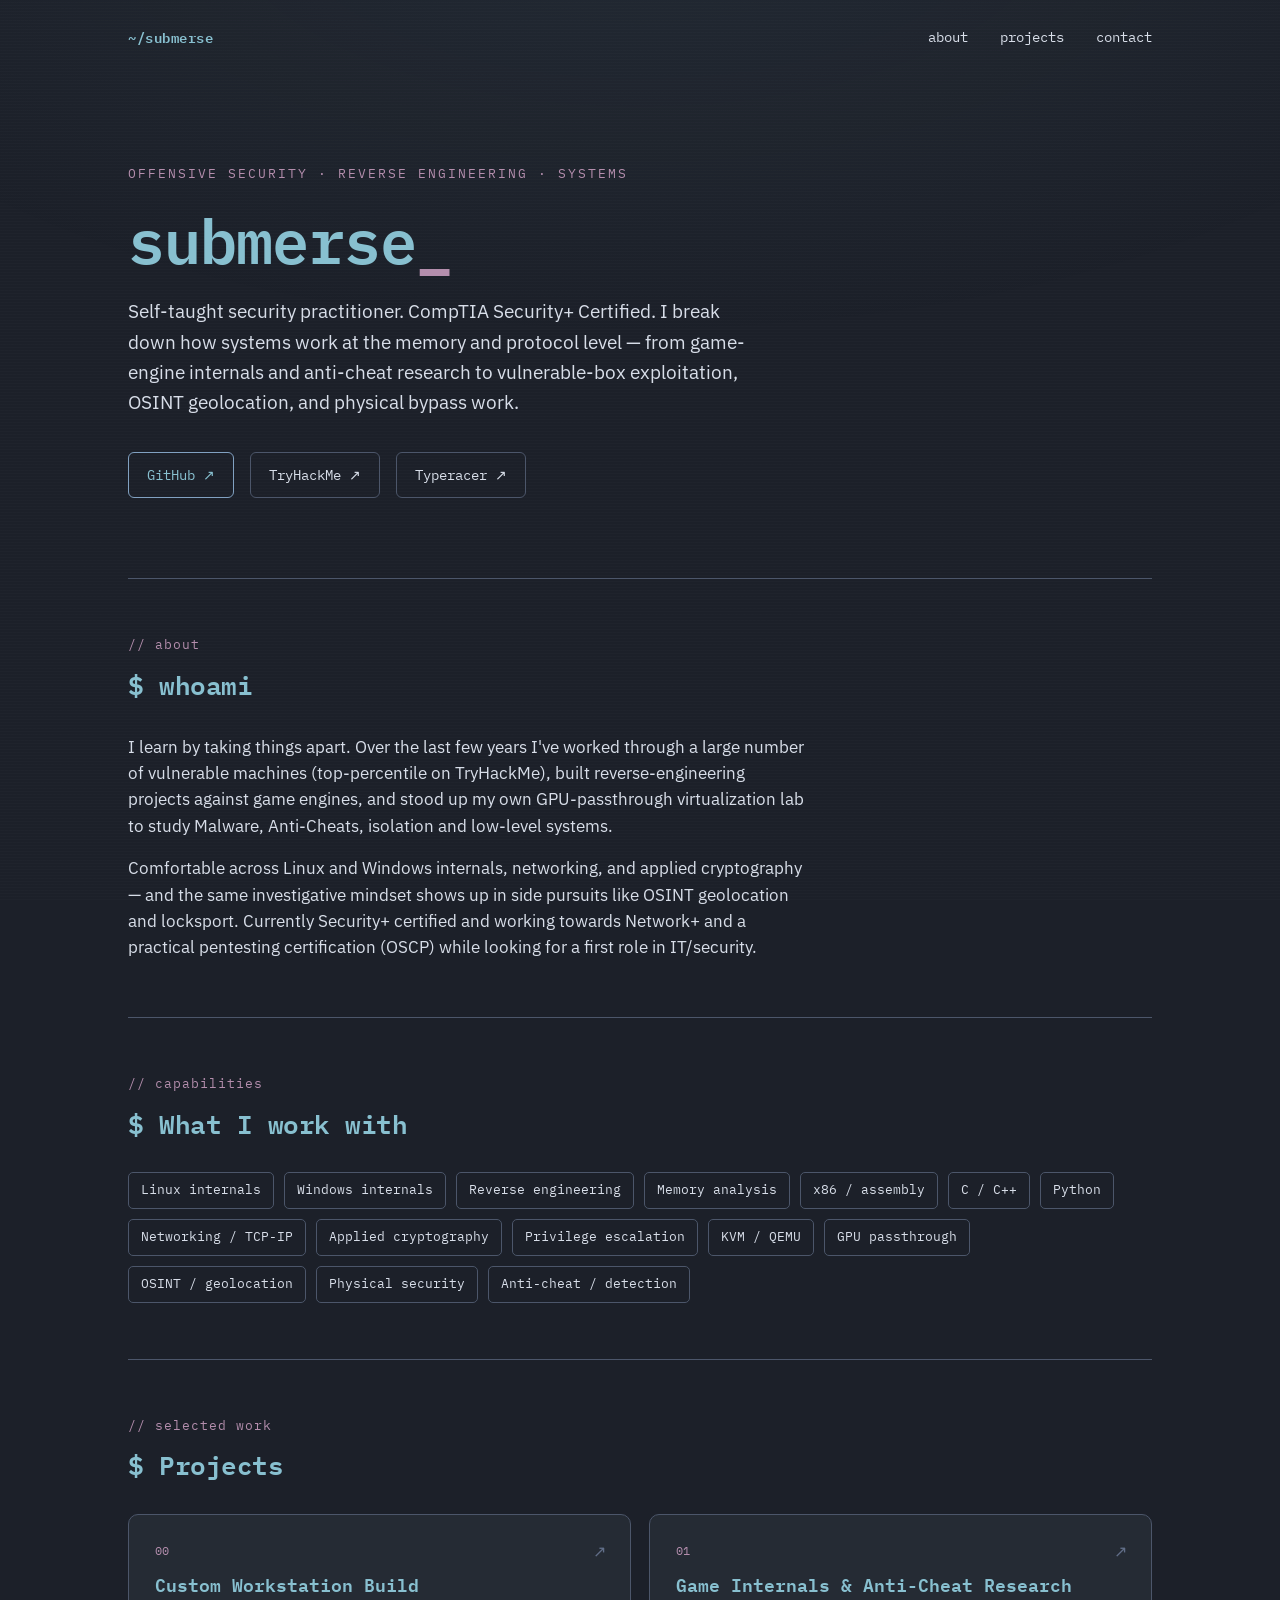
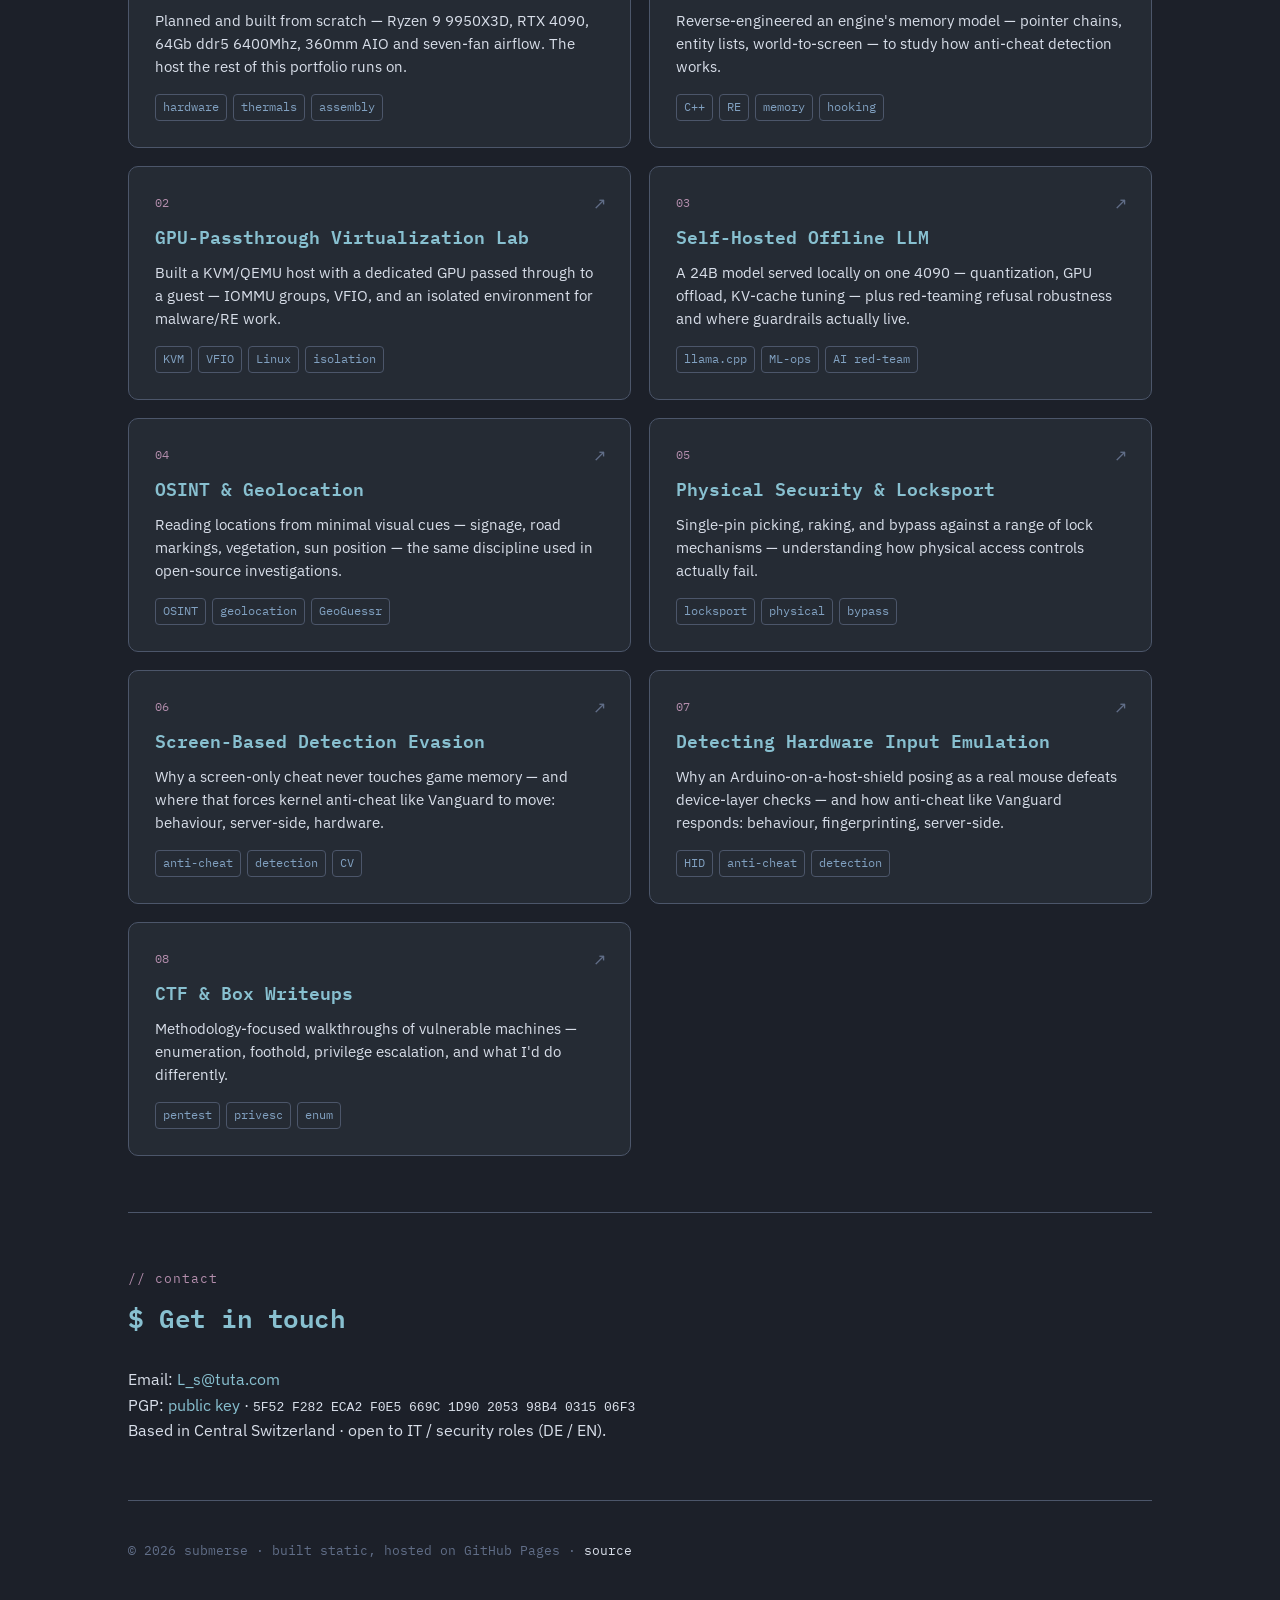
<file: index.html>
<!DOCTYPE html>
<html lang="en">
<head>
<meta charset="UTF-8">
<meta name="viewport" content="width=device-width, initial-scale=1.0">
<title>submerse // security &amp; reverse engineering</title>
<meta name="description" content="Self-taught offensive security, reverse engineering, and systems work.">
<link rel="stylesheet" href="style.css">
</head>
<body>
<div class="wrap">

  <nav>
    <span class="logo">~/submerse</span>
    <div class="links">
      <a href="#about">about</a>
      <a href="#projects">projects</a>
      <a href="#contact">contact</a>
    </div>
  </nav>

  <!-- HERO -->
  <header class="hero">
    <div class="tag reveal d1">offensive security · reverse engineering · systems</div>
    <h1 class="reveal d2">submerse<span class="blink">_</span></h1>
    <p class="lede reveal d3">
      Self-taught security practitioner. CompTIA Security+ Certified. I break down how systems work at the
      memory and protocol level — from game-engine internals and anti-cheat
      research to vulnerable-box exploitation, OSINT geolocation, and physical
      bypass work.
    </p>
    <div class="cta reveal d4">
      <a class="primary" href="https://github.com/submerse" target="_blank" rel="noopener">GitHub ↗</a>
      <a href="https://tryhackme.com/p/losom" target="_blank" rel="noopener">TryHackMe ↗</a>
      <a href="https://data.typeracer.com/pit/profile?user=submerse" target="_blank" rel="noopener">Typeracer ↗</a>
    </div>
  </header>

  <!-- ABOUT -->
  <section id="about" class="about">
    <div class="sec-label">about</div>
    <h2>$ whoami</h2>
    <p>
      I learn by taking things apart. Over the last few years I've worked through
      a large number of vulnerable machines (top-percentile on TryHackMe), built
      reverse-engineering projects against game engines, and stood up my own
      GPU-passthrough virtualization lab to study Malware, Anti-Cheats, isolation and low-level systems.
    </p>
    <p>
      Comfortable across Linux and Windows internals, networking, and applied
      cryptography — and the same investigative mindset shows up in side pursuits
      like OSINT geolocation and locksport. Currently Security+ certified and working towards Network+ and
      a practical pentesting certification (OSCP) while looking for a first role in IT/security.
    </p>
  </section>

  <!-- SKILLS -->
  <section id="skills">
    <div class="sec-label">capabilities</div>
    <h2>$ What I work with</h2>
    <div class="skills">
      <span>Linux internals</span><span>Windows internals</span><span>Reverse engineering</span>
      <span>Memory analysis</span><span>x86 / assembly</span><span>C / C++</span>
      <span>Python</span><span>Networking / TCP-IP</span><span>Applied cryptography</span>
      <span>Privilege escalation</span><span>KVM / QEMU</span><span>GPU passthrough</span>
      <span>OSINT / geolocation</span><span>Physical security</span><span>Anti-cheat / detection</span>
    </div>
  </section>

  <!-- PROJECTS — duplicate a card block to add more -->
  <section id="projects">
    <div class="sec-label">selected work</div>
    <h2>$ Projects</h2>
    <div class="grid">


        <a class="card" href="projects/pc-build.html">
        <span class="arrow">↗</span>
        <div class="idx">00</div>
        <h3>Custom Workstation Build</h3>
        <p>Planned and built from scratch — Ryzen 9 9950X3D, RTX 4090, 64Gb ddr5 6400Mhz,
           360mm AIO and seven-fan airflow. The host the rest of this portfolio runs on.</p>
        <div class="stack"><span>hardware</span><span>thermals</span><span>assembly</span></div>
      </a>

      <a class="card" href="projects/game-internals.html">
        <span class="arrow">↗</span>
        <div class="idx">01</div>
        <h3>Game Internals &amp; Anti-Cheat Research</h3>
        <p>Reverse-engineered an engine's memory model — pointer chains, entity
           lists, world-to-screen — to study how anti-cheat detection works.</p>
        <div class="stack"><span>C++</span><span>RE</span><span>memory</span><span>hooking</span></div>
      </a>

      <a class="card" href="projects/gpu-passthrough.html">
        <span class="arrow">↗</span>
        <div class="idx">02</div>
        <h3>GPU-Passthrough Virtualization Lab</h3>
        <p>Built a KVM/QEMU host with a dedicated GPU passed through to a guest —
           IOMMU groups, VFIO, and an isolated environment for malware/RE work.</p>
        <div class="stack"><span>KVM</span><span>VFIO</span><span>Linux</span><span>isolation</span></div>
      </a>

            <a class="card" href="projects/local-llm.html">
        <span class="arrow">↗</span>
        <div class="idx">03</div>
        <h3>Self-Hosted Offline LLM</h3>
        <p>A 24B model served locally on one 4090 — quantization, GPU offload, KV-cache
           tuning — plus red-teaming refusal robustness and where guardrails actually live.</p>
        <div class="stack"><span>llama.cpp</span><span>ML-ops</span><span>AI red-team</span></div>
      </a>


      <a class="card" href="projects/geoguessr.html">
        <span class="arrow">↗</span>
        <div class="idx">04</div>
        <h3>OSINT &amp; Geolocation</h3>
        <p>Reading locations from minimal visual cues — signage, road markings,
           vegetation, sun position — the same discipline used in open-source investigations.</p>
        <div class="stack"><span>OSINT</span><span>geolocation</span><span>GeoGuessr</span></div>
      </a>

      <a class="card" href="projects/lockpicking.html">
        <span class="arrow">↗</span>
        <div class="idx">05</div>
        <h3>Physical Security &amp; Locksport</h3>
        <p>Single-pin picking, raking, and bypass against a range of lock mechanisms —
           understanding how physical access controls actually fail.</p>
        <div class="stack"><span>locksport</span><span>physical</span><span>bypass</span></div>
      </a>

      <a class="card" href="projects/screen-triggerbot.html">
        <span class="arrow">↗</span>
        <div class="idx">06</div>
        <h3>Screen-Based Detection Evasion</h3>
        <p>Why a screen-only cheat never touches game memory — and where that forces
           kernel anti-cheat like Vanguard to move: behaviour, server-side, hardware.</p>
        <div class="stack"><span>anti-cheat</span><span>detection</span><span>CV</span></div>
      </a>

      <a class="card" href="projects/hardware-input-detection.html">
        <span class="arrow">↗</span>
        <div class="idx">07</div>
        <h3>Detecting Hardware Input Emulation</h3>
        <p>Why an Arduino-on-a-host-shield posing as a real mouse defeats device-layer
           checks — and how anti-cheat like Vanguard responds: behaviour, fingerprinting, server-side.</p>
        <div class="stack"><span>HID</span><span>anti-cheat</span><span>detection</span></div>
      </a>

            <a class="card" href="projects/writeups.html">
        <span class="arrow">↗</span>
        <div class="idx">08</div>
        <h3>CTF &amp; Box Writeups</h3>
        <p>Methodology-focused walkthroughs of vulnerable machines — enumeration,
           foothold, privilege escalation, and what I'd do differently.</p>
        <div class="stack"><span>pentest</span><span>privesc</span><span>enum</span></div>
      </a>




    </div>
  </section>

  <!-- CONTACT -->
  <section id="contact">
    <div class="sec-label">contact</div>
    <h2>$ Get in touch</h2>
    <p class="about" style="color:var(--text-dim)">
      <!-- VERIFY: your file had two different addresses; I unified them — set this to the right one -->
      Email: <a href="mailto:L_s@tuta.com" style="color:var(--accent);text-decoration:none">L_s@tuta.com</a><br>
      PGP: <a href="/pgp.asc" style="color:var(--accent);text-decoration:none">public key</a> ·
      <code>5F52 F282 ECA2 F0E5 669C  1D90 2053 98B4 0315 06F3</code><br>
      Based in Central Switzerland · open to IT / security roles (DE / EN).
    </p>
  </section>

  <footer>
    © 2026 submerse · built static, hosted on GitHub Pages ·
    <a href="https://github.com/submerse" target="_blank" rel="noopener">source</a>
  </footer>

</div>
<script data-goatcounter="https://submerse.goatcounter.com/count" async src="//gc.zgo.at/count.js"></script>
<script src="site.js"></script>
</body>
</html>
</file>
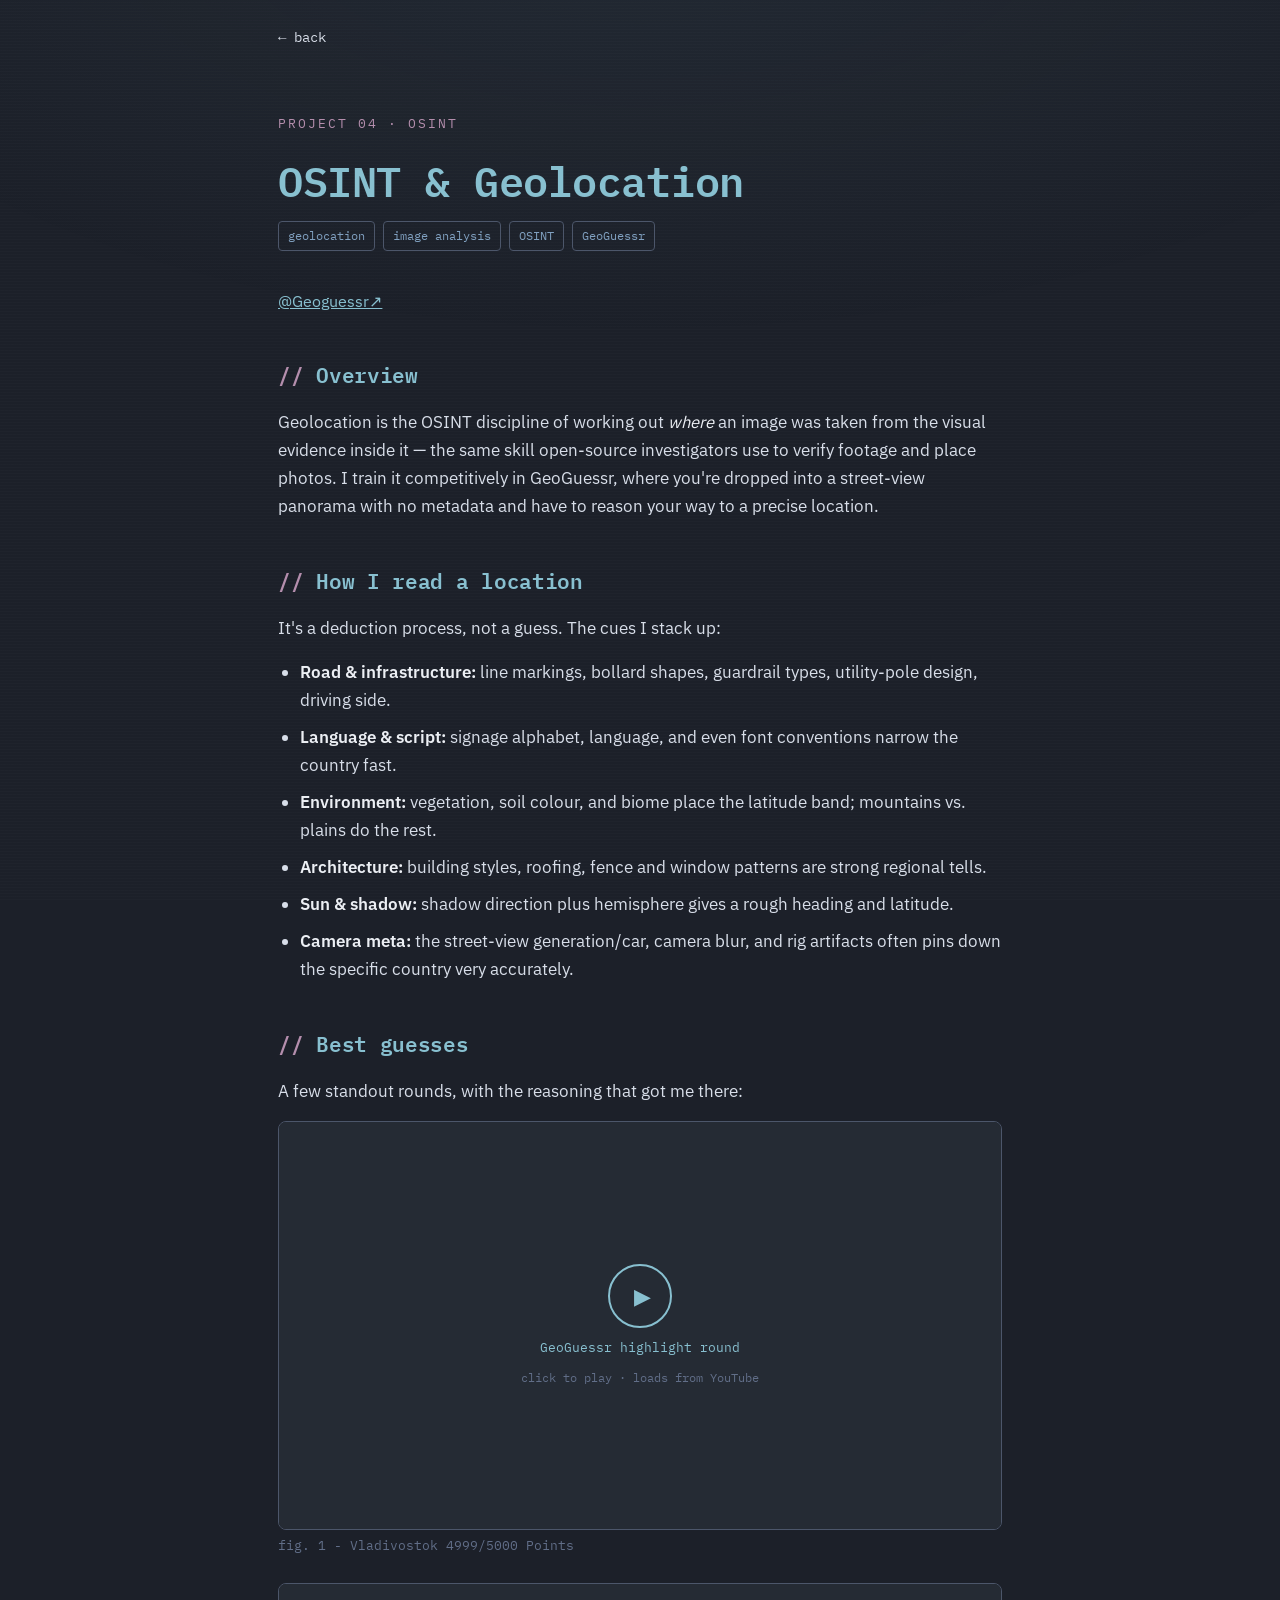
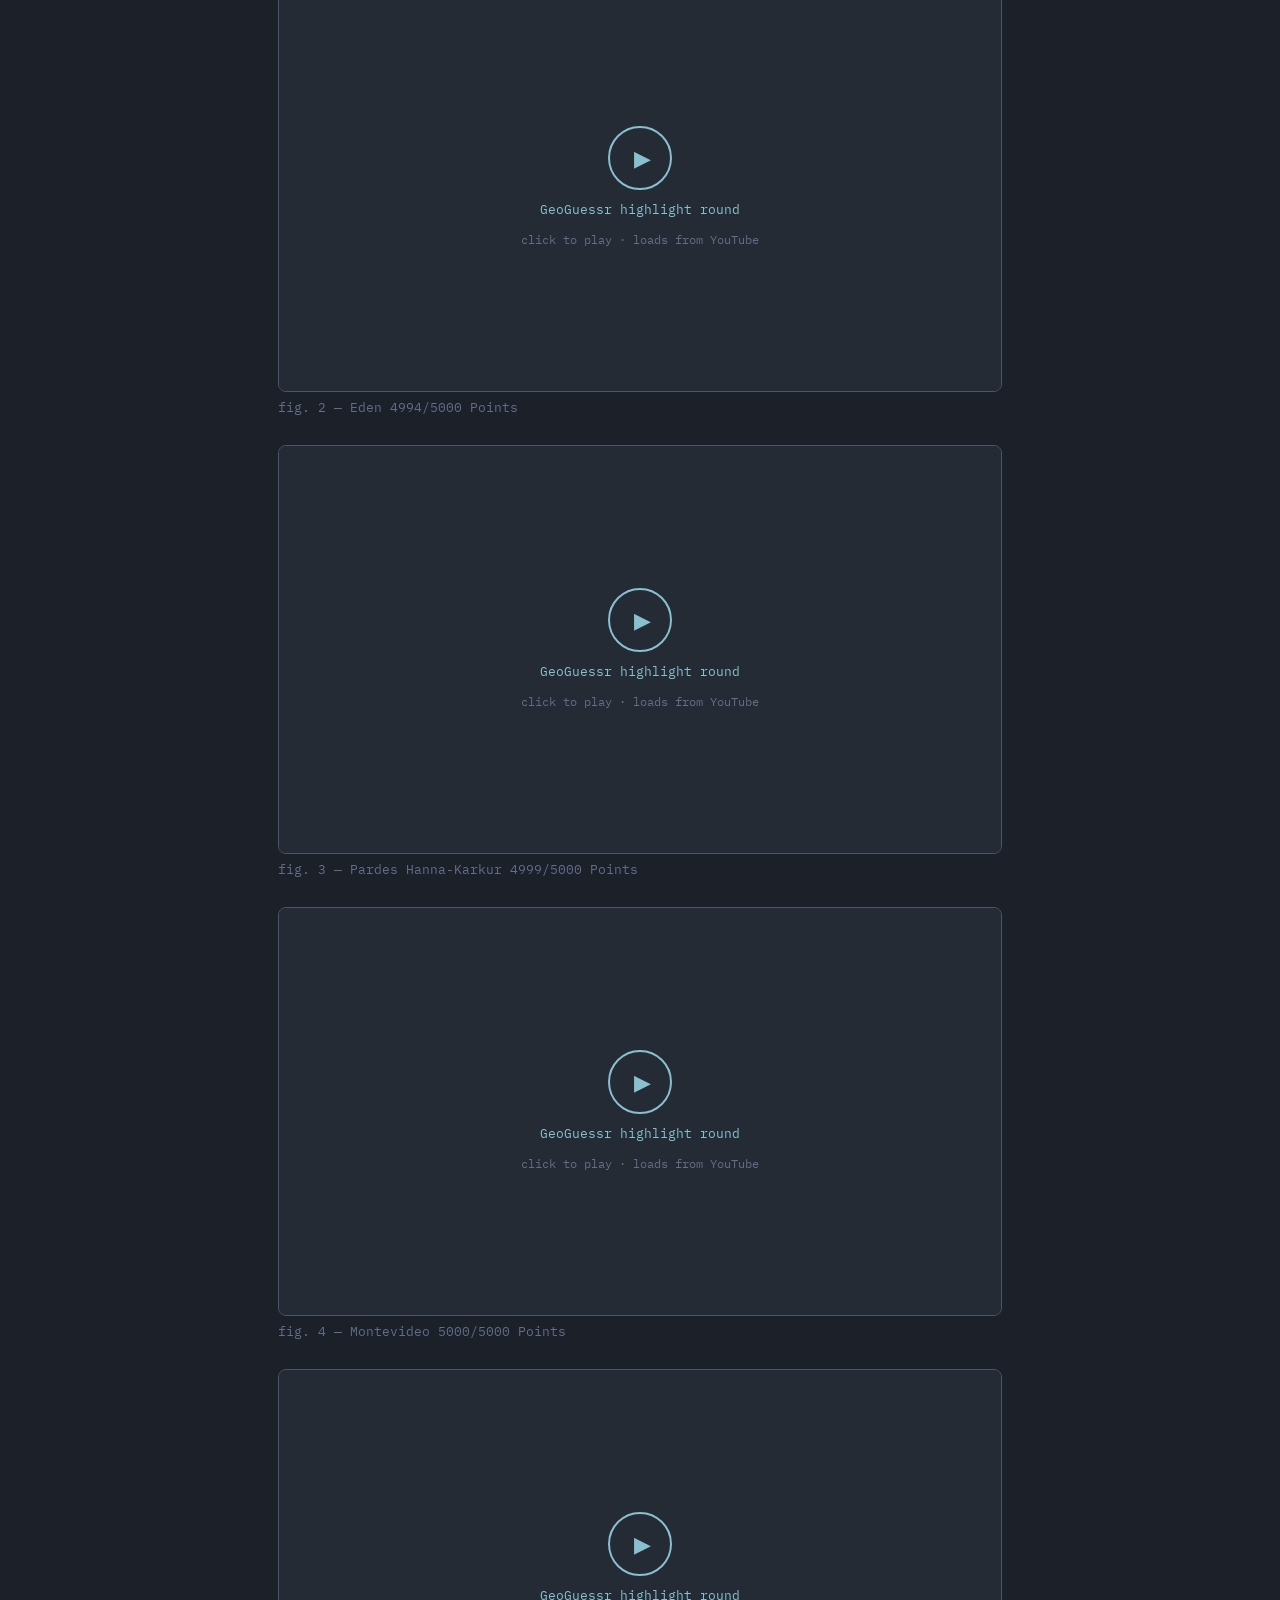
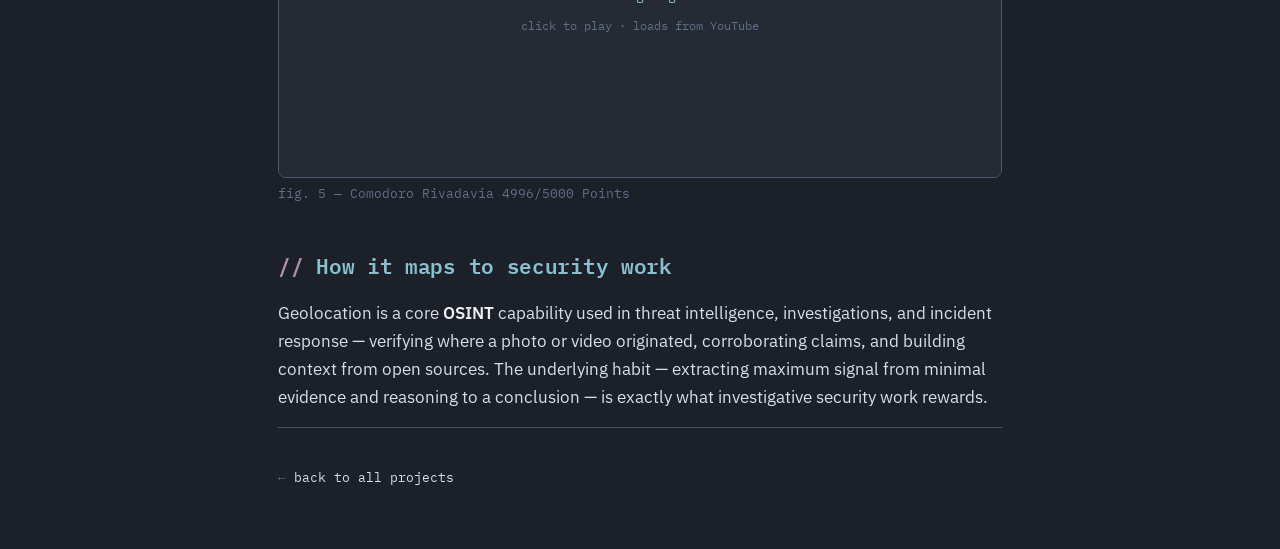
<file: projects/geoguessr.html>
<!DOCTYPE html>
<html lang="en">
<head>
<meta charset="UTF-8">
<meta name="viewport" content="width=device-width, initial-scale=1.0">
<title>OSINT &amp; Geolocation // HANDLE</title>
<link rel="stylesheet" href="../style.css">
</head>
<body>
<div class="wrap narrow">
  <nav><a href="../index.html">← back</a></nav>
  <article class="doc">
    <header>
      <div class="tag">project 04 · OSINT</div>
      <h1>OSINT &amp; Geolocation</h1>
      <div class="meta"><span>geolocation</span><span>image analysis</span><span>OSINT</span><span>GeoGuessr</span></div>
    </header>
    <a href="https://www.geoguessr.com/user/66f1ae816140191c33509f1c" target="_blank" rel="noopener" class="geo-link">@Geoguessr↗</a>
    <h2>Overview</h2>
    <p>Geolocation is the OSINT discipline of working out <em>where</em> an image was taken from
      the visual evidence inside it — the same skill open-source investigators use to verify
      footage and place photos. I train it competitively in GeoGuessr, where you're dropped into
      a street-view panorama with no metadata and have to reason your way to a precise location.
    </p>

    <h2>How I read a location</h2>
    <p>It's a deduction process, not a guess. The cues I stack up:</p>
    <ul>
      <li><strong>Road &amp; infrastructure:</strong> line markings, bollard shapes, guardrail types, utility-pole design, driving side.</li>
      <li><strong>Language &amp; script:</strong> signage alphabet, language, and even font conventions narrow the country fast.</li>
      <li><strong>Environment:</strong> vegetation, soil colour, and biome place the latitude band; mountains vs. plains do the rest.</li>
      <li><strong>Architecture:</strong> building styles, roofing, fence and window patterns are strong regional tells.</li>
      <li><strong>Sun &amp; shadow:</strong> shadow direction plus hemisphere gives a rough heading and latitude.</li>
      <li><strong>Camera meta:</strong> the street-view generation/car, camera blur, and rig artifacts often pins down the specific country very accurately.</li>
    </ul>

    <h2>Best guesses</h2>
<p>A few standout rounds, with the reasoning that got me there:</p>

<!-- OPTION A: a montage / single clutch round (unlisted YouTube) -->
<figure>
  <div class="video"><a class="yt" href="https://www.youtube.com/watch?v=Q_8lh30UZo8" data-id="Q_8lh30UZo8" data-title="GeoGuessr highlight round" target="_blank" rel="noopener"><span class="play">▶</span><span>GeoGuessr highlight round</span><small>click to play · loads from YouTube</small></a></div>
  <figcaption class="vid-cap">fig. 1 - Vladivostok 4999/5000 Points </figcaption>
</figure>

<figure>
  <div class="video"><a class="yt" href="https://www.youtube.com/watch?v=RqZBcX6AYZ8" data-id="RqZBcX6AYZ8" data-title="GeoGuessr highlight round" target="_blank" rel="noopener"><span class="play">▶</span><span>GeoGuessr highlight round</span><small>click to play · loads from YouTube</small></a></div>
  <figcaption class="vid-cap">fig. 2 — Eden 4994/5000 Points </figcaption>
</figure>

<figure>
  <div class="video"><a class="yt" href="https://www.youtube.com/watch?v=55MziDDS9i8" data-id="55MziDDS9i8" data-title="GeoGuessr highlight round" target="_blank" rel="noopener"><span class="play">▶</span><span>GeoGuessr highlight round</span><small>click to play · loads from YouTube</small></a></div>
  <figcaption class="vid-cap">fig. 3 — Pardes Hanna-Karkur 4999/5000 Points</figcaption>
</figure>

<figure>
  <div class="video"><a class="yt" href="https://www.youtube.com/watch?v=cLnNKvM-VxM" data-id="cLnNKvM-VxM" data-title="GeoGuessr highlight round" target="_blank" rel="noopener"><span class="play">▶</span><span>GeoGuessr highlight round</span><small>click to play · loads from YouTube</small></a></div>
  <figcaption class="vid-cap">fig. 4 — Montevideo 5000/5000 Points </figcaption>
</figure>

<figure>
  <div class="video"><a class="yt" href="https://www.youtube.com/watch?v=jZ1Rfcf1kRQ" data-id="jZ1Rfcf1kRQ" data-title="GeoGuessr highlight round" target="_blank" rel="noopener"><span class="play">▶</span><span>GeoGuessr highlight round</span><small>click to play · loads from YouTube</small></a></div>
  <figcaption class="vid-cap">fig. 5 — Comodoro Rivadavia 4996/5000 Points </figcaption>
</figure>

    <h2>How it maps to security work</h2>
    <p>Geolocation is a core <strong>OSINT</strong> capability used in threat intelligence,
      investigations, and incident response — verifying where a photo or video originated,
      corroborating claims, and building context from open sources. The underlying habit —
      extracting maximum signal from minimal evidence and reasoning to a conclusion — is exactly
      what investigative security work rewards.</p>
  </article>

  <footer>← <a href="../index.html">back to all projects</a></footer>
</div>
<script src="../site.js"></script>
</body>
<script data-goatcounter="https://submerse.goatcounter.com/count" async src="//gc.zgo.at/count.js"></script>
</html>
</file>
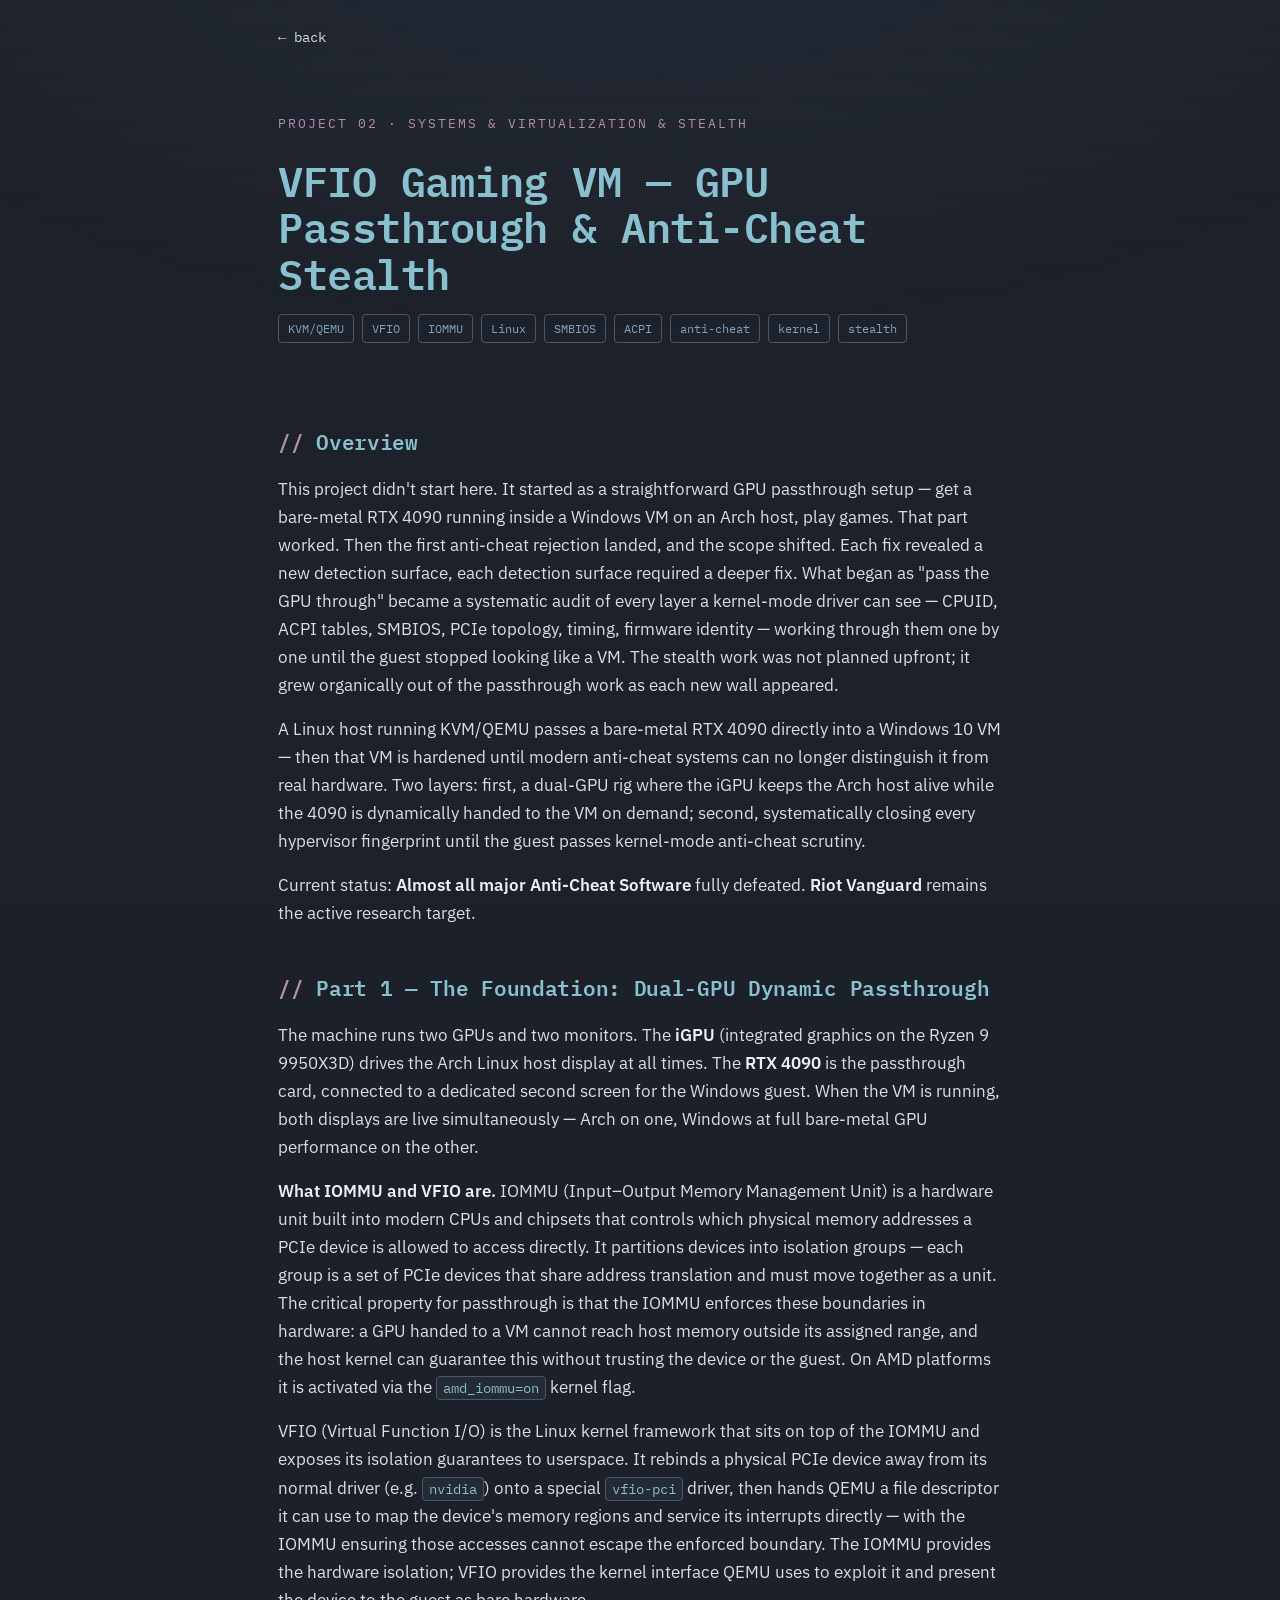
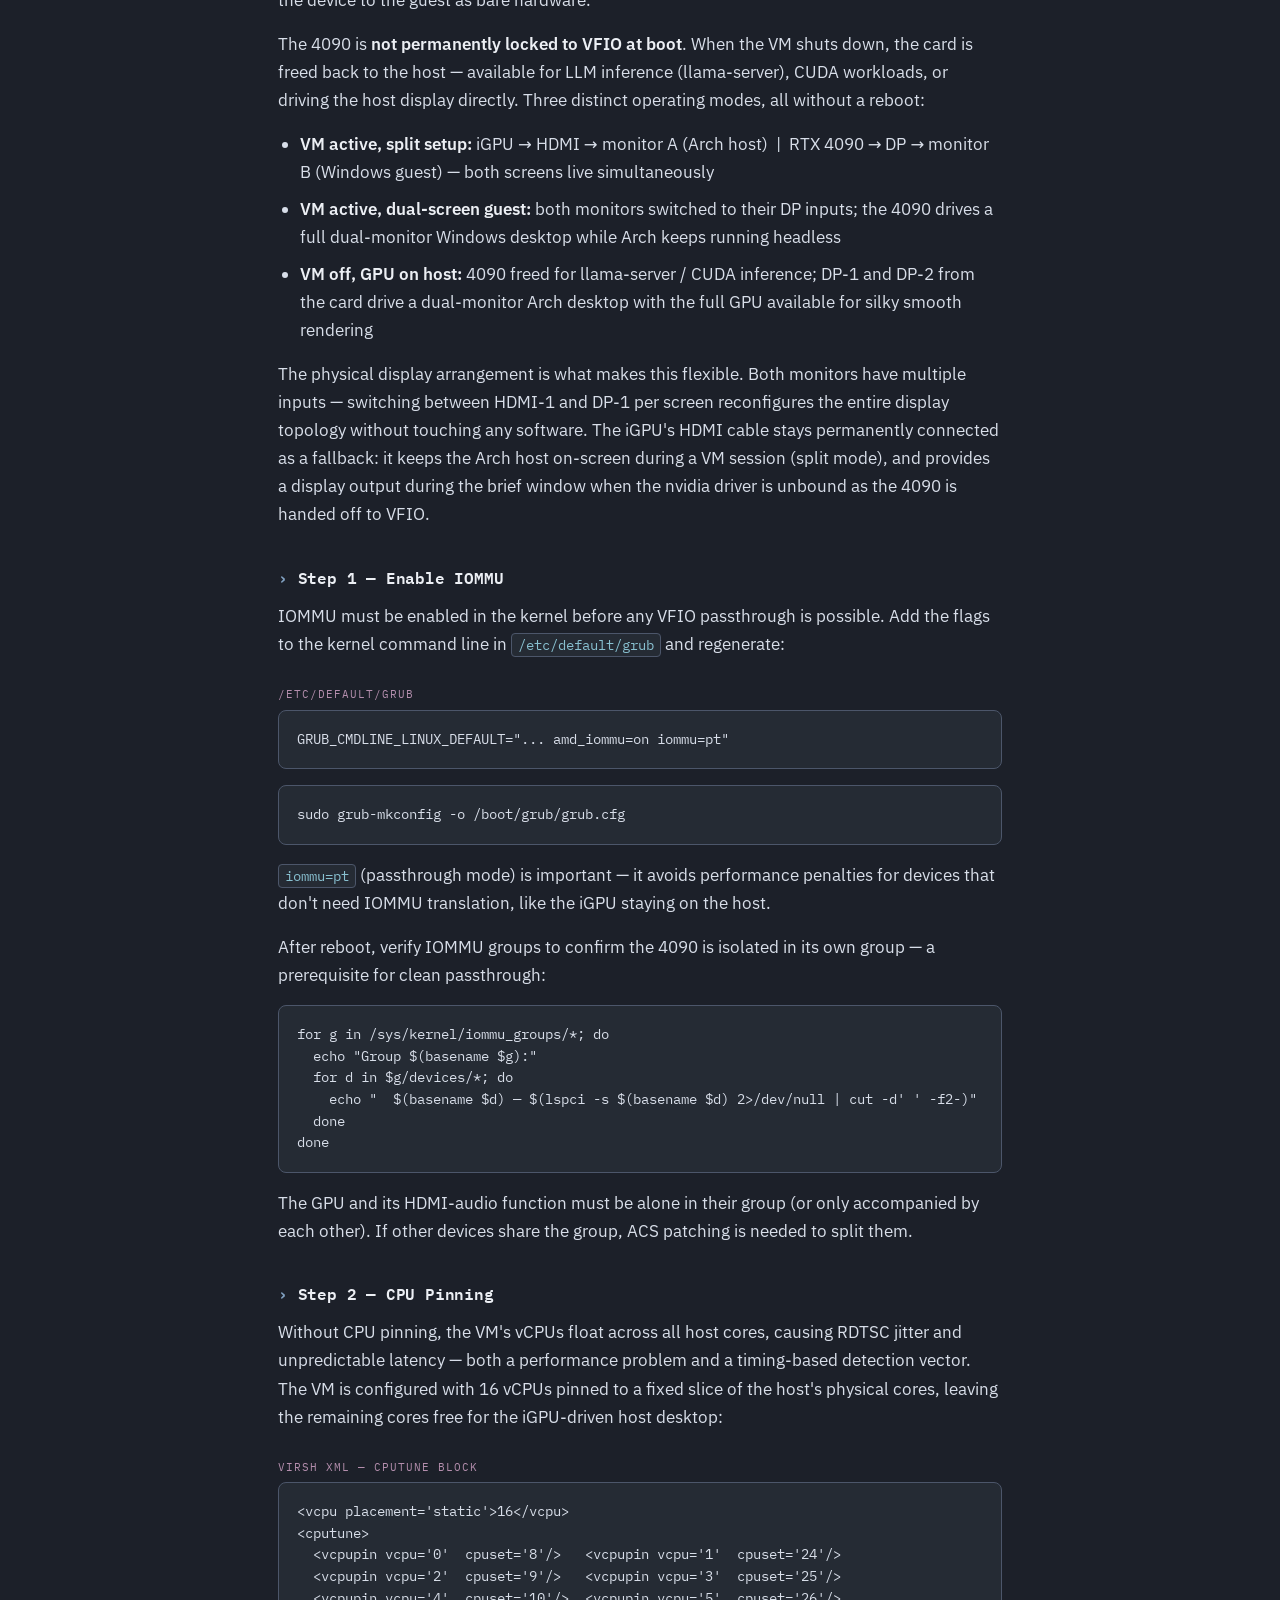
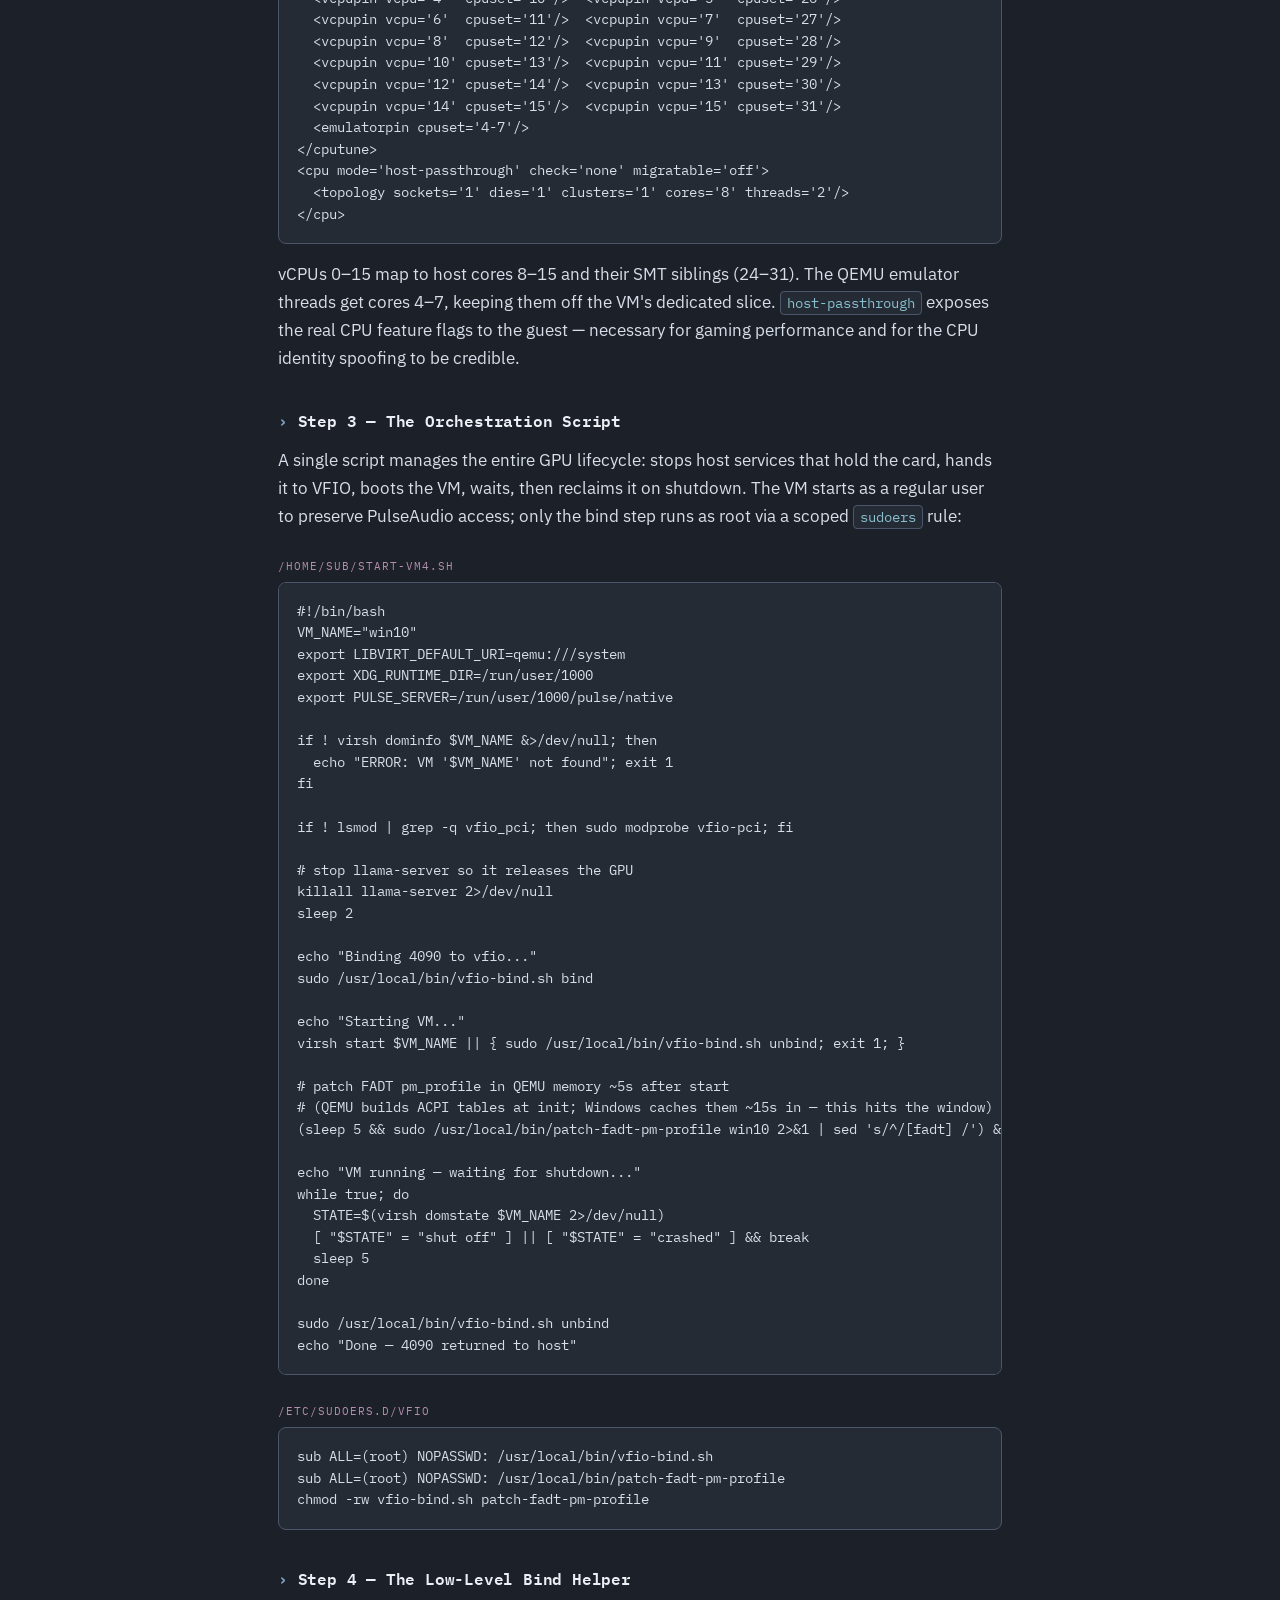
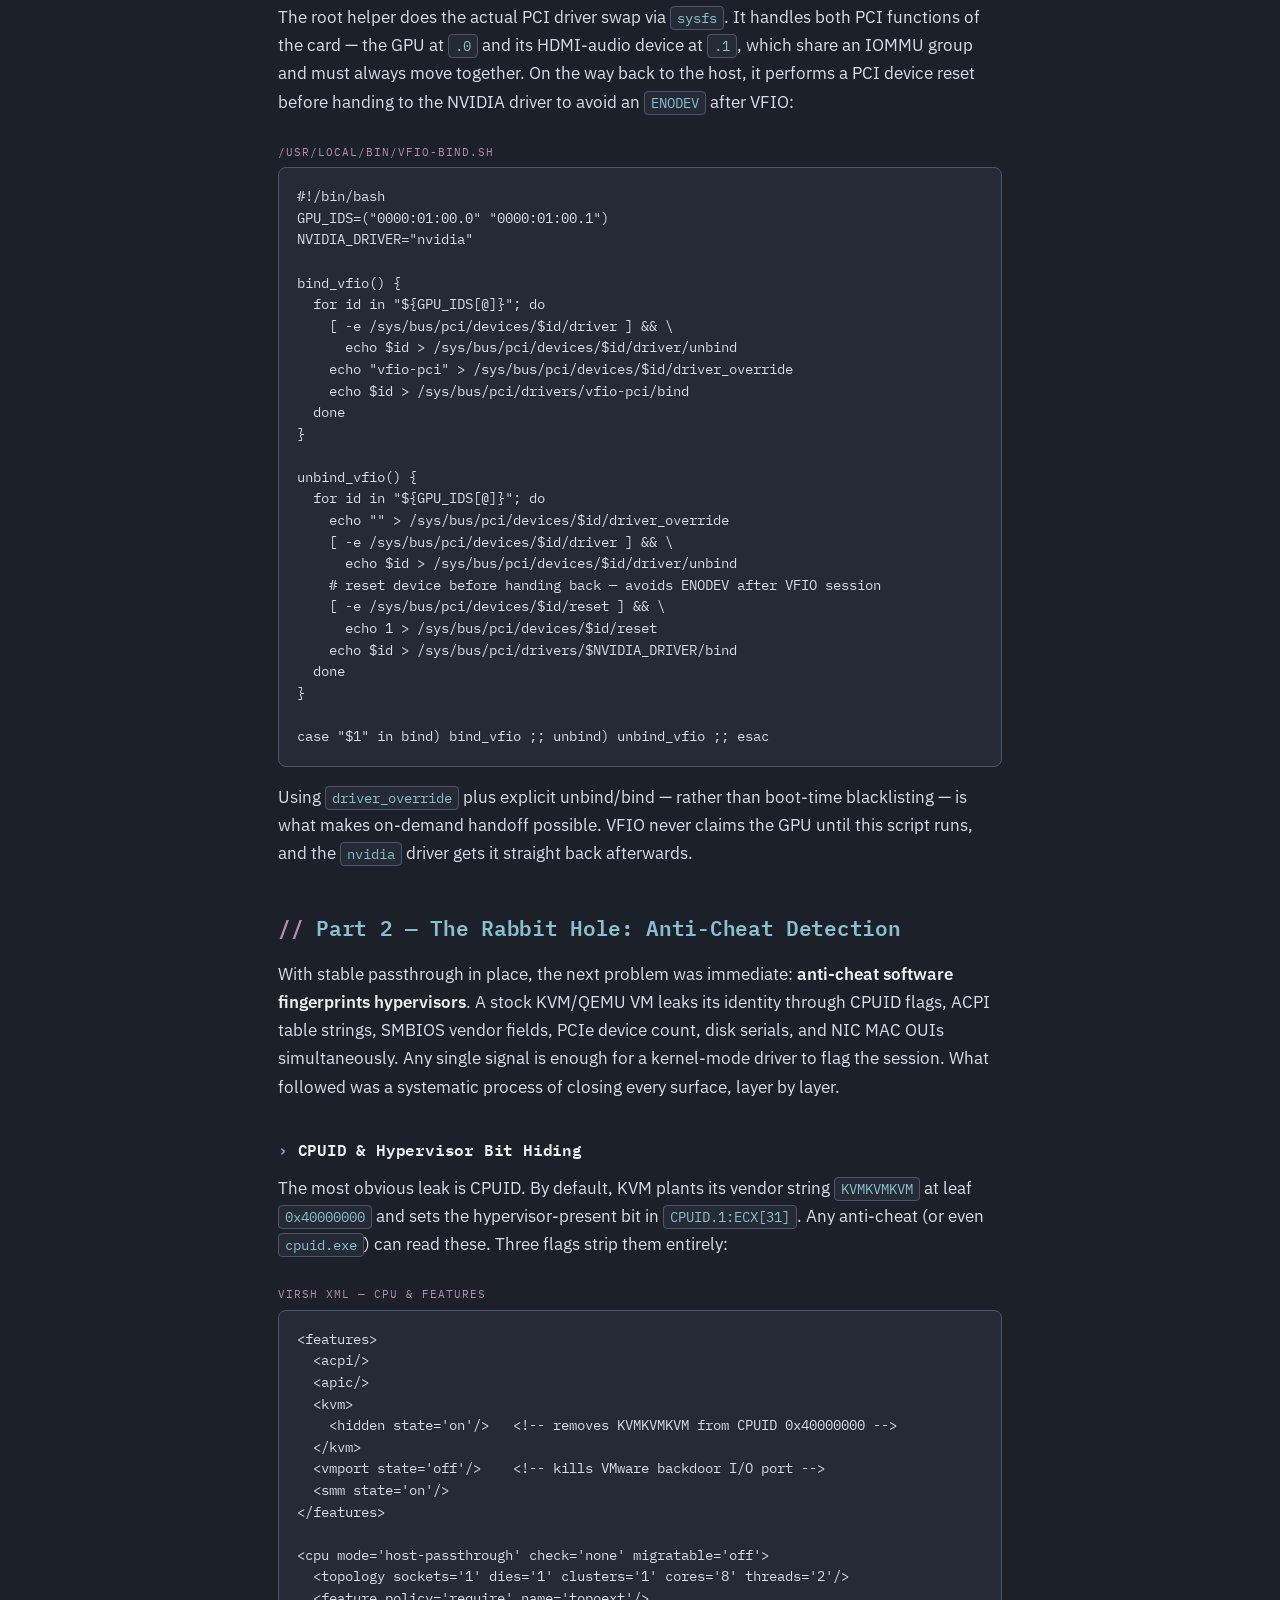
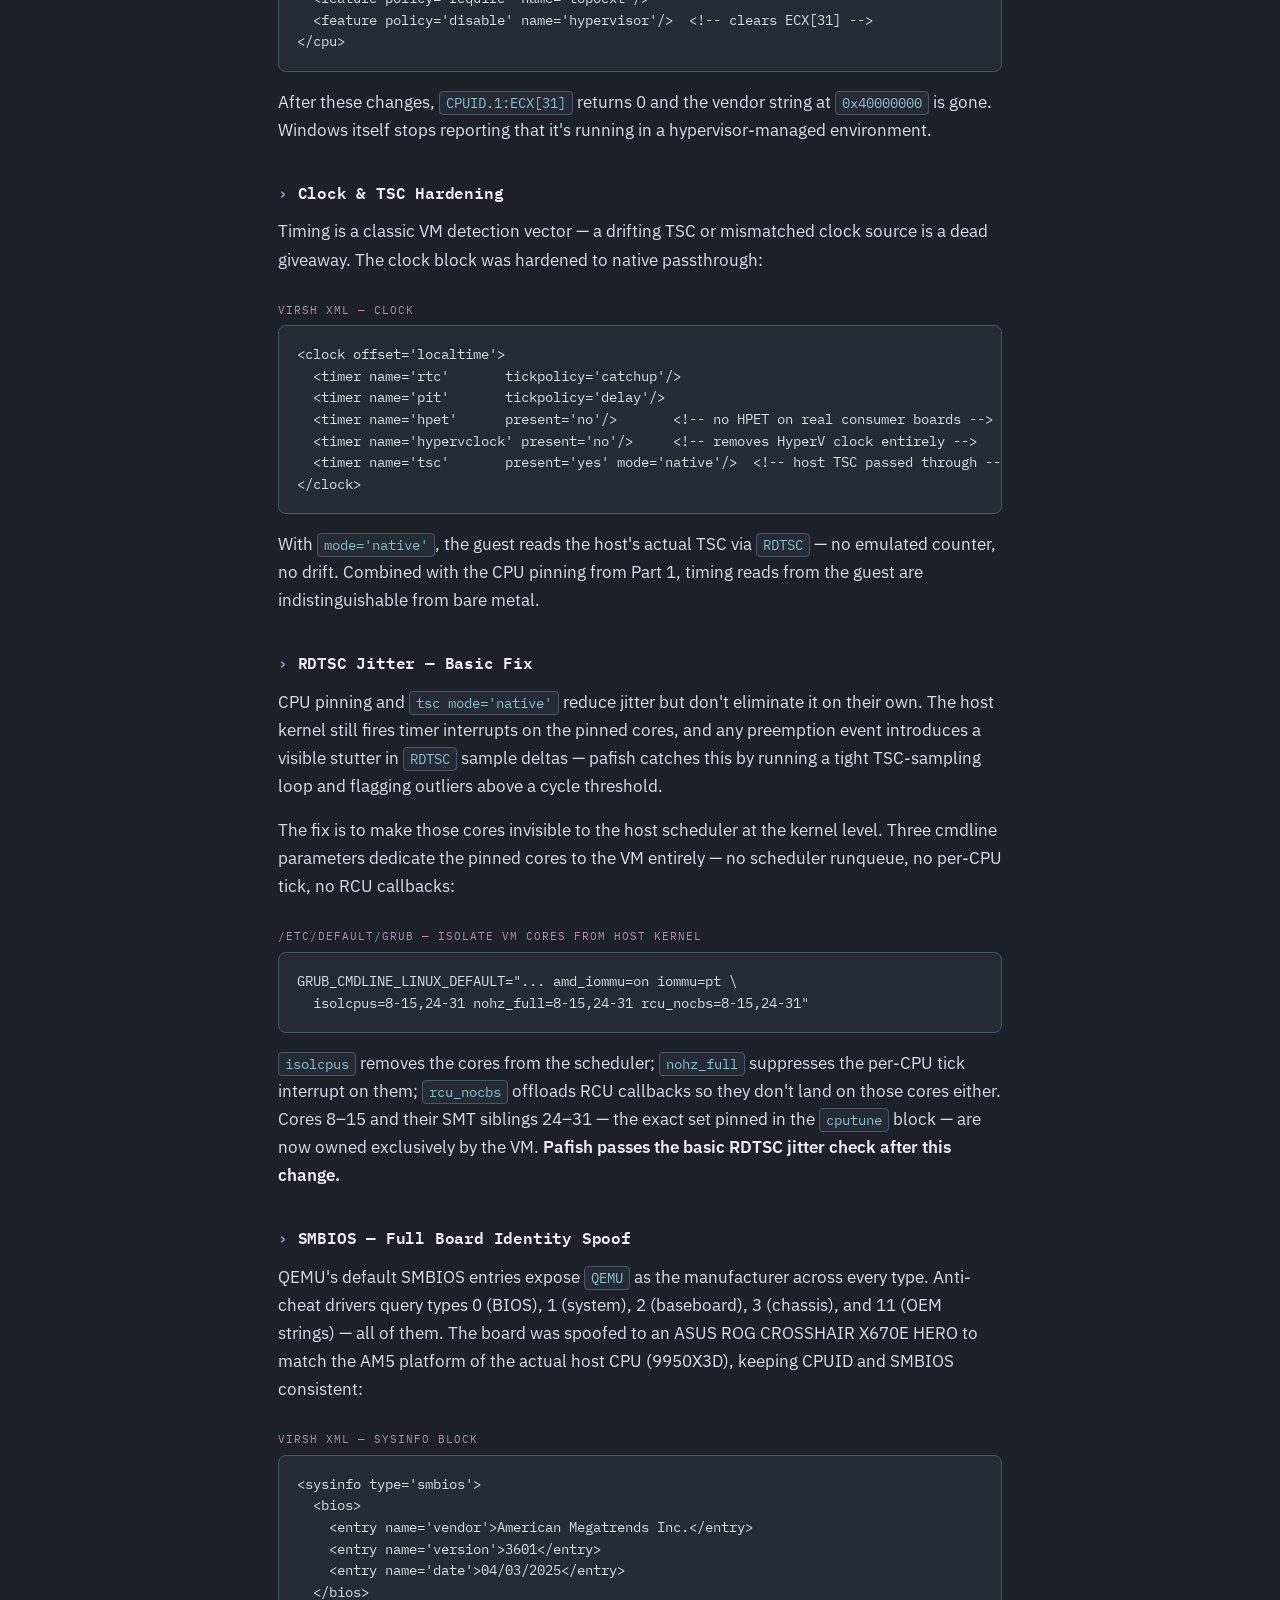
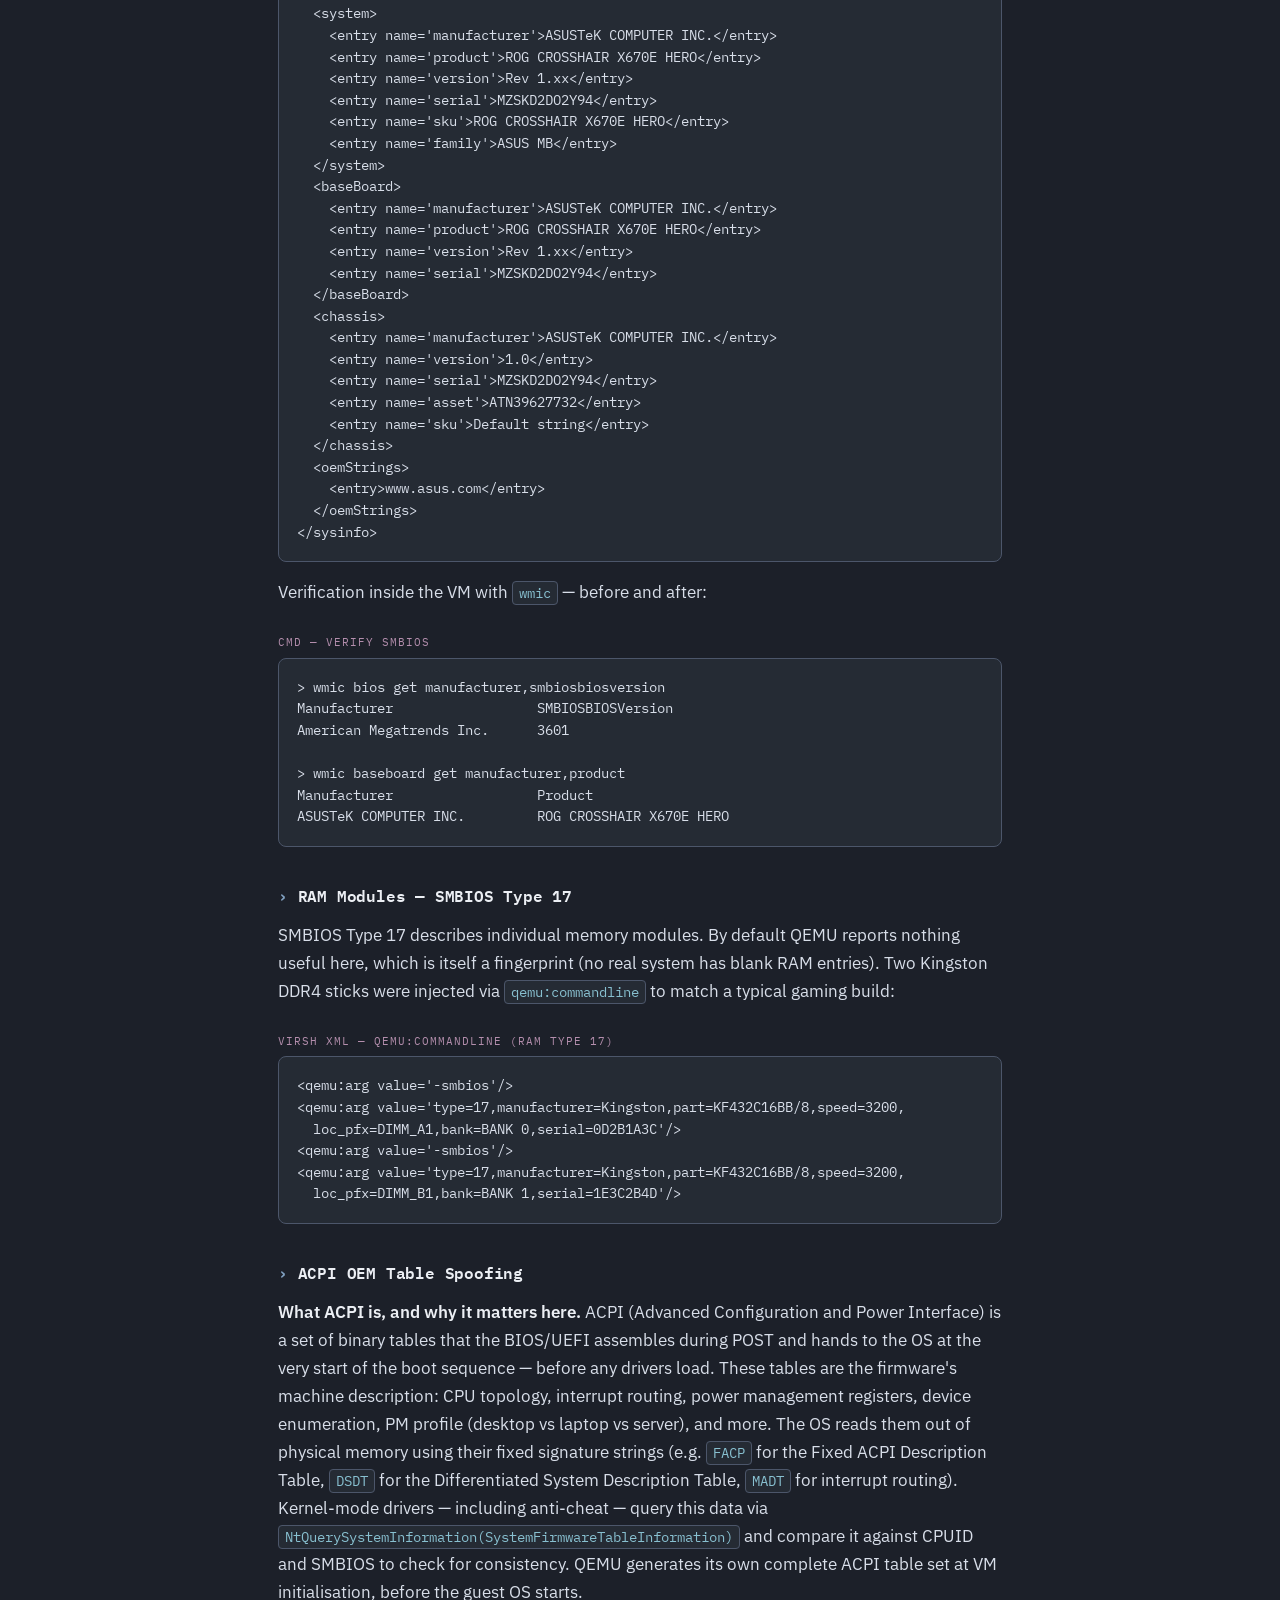
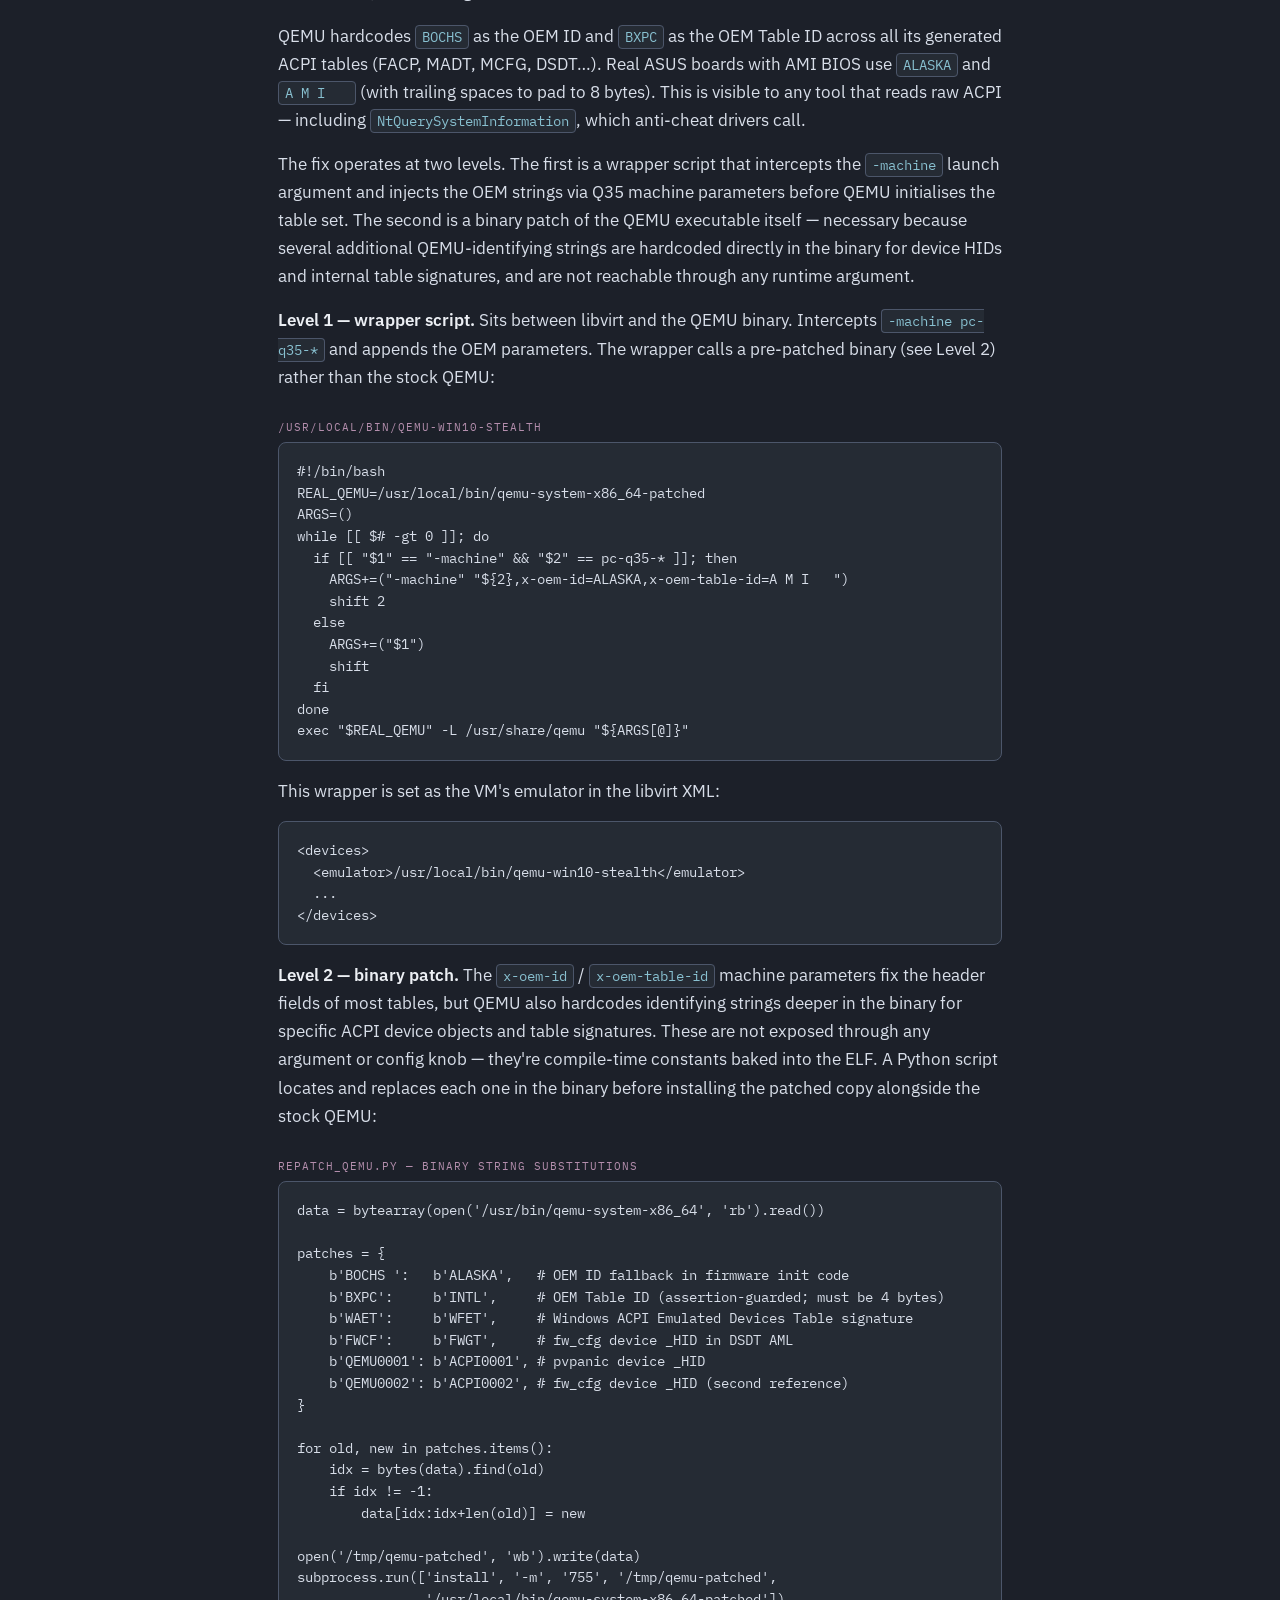
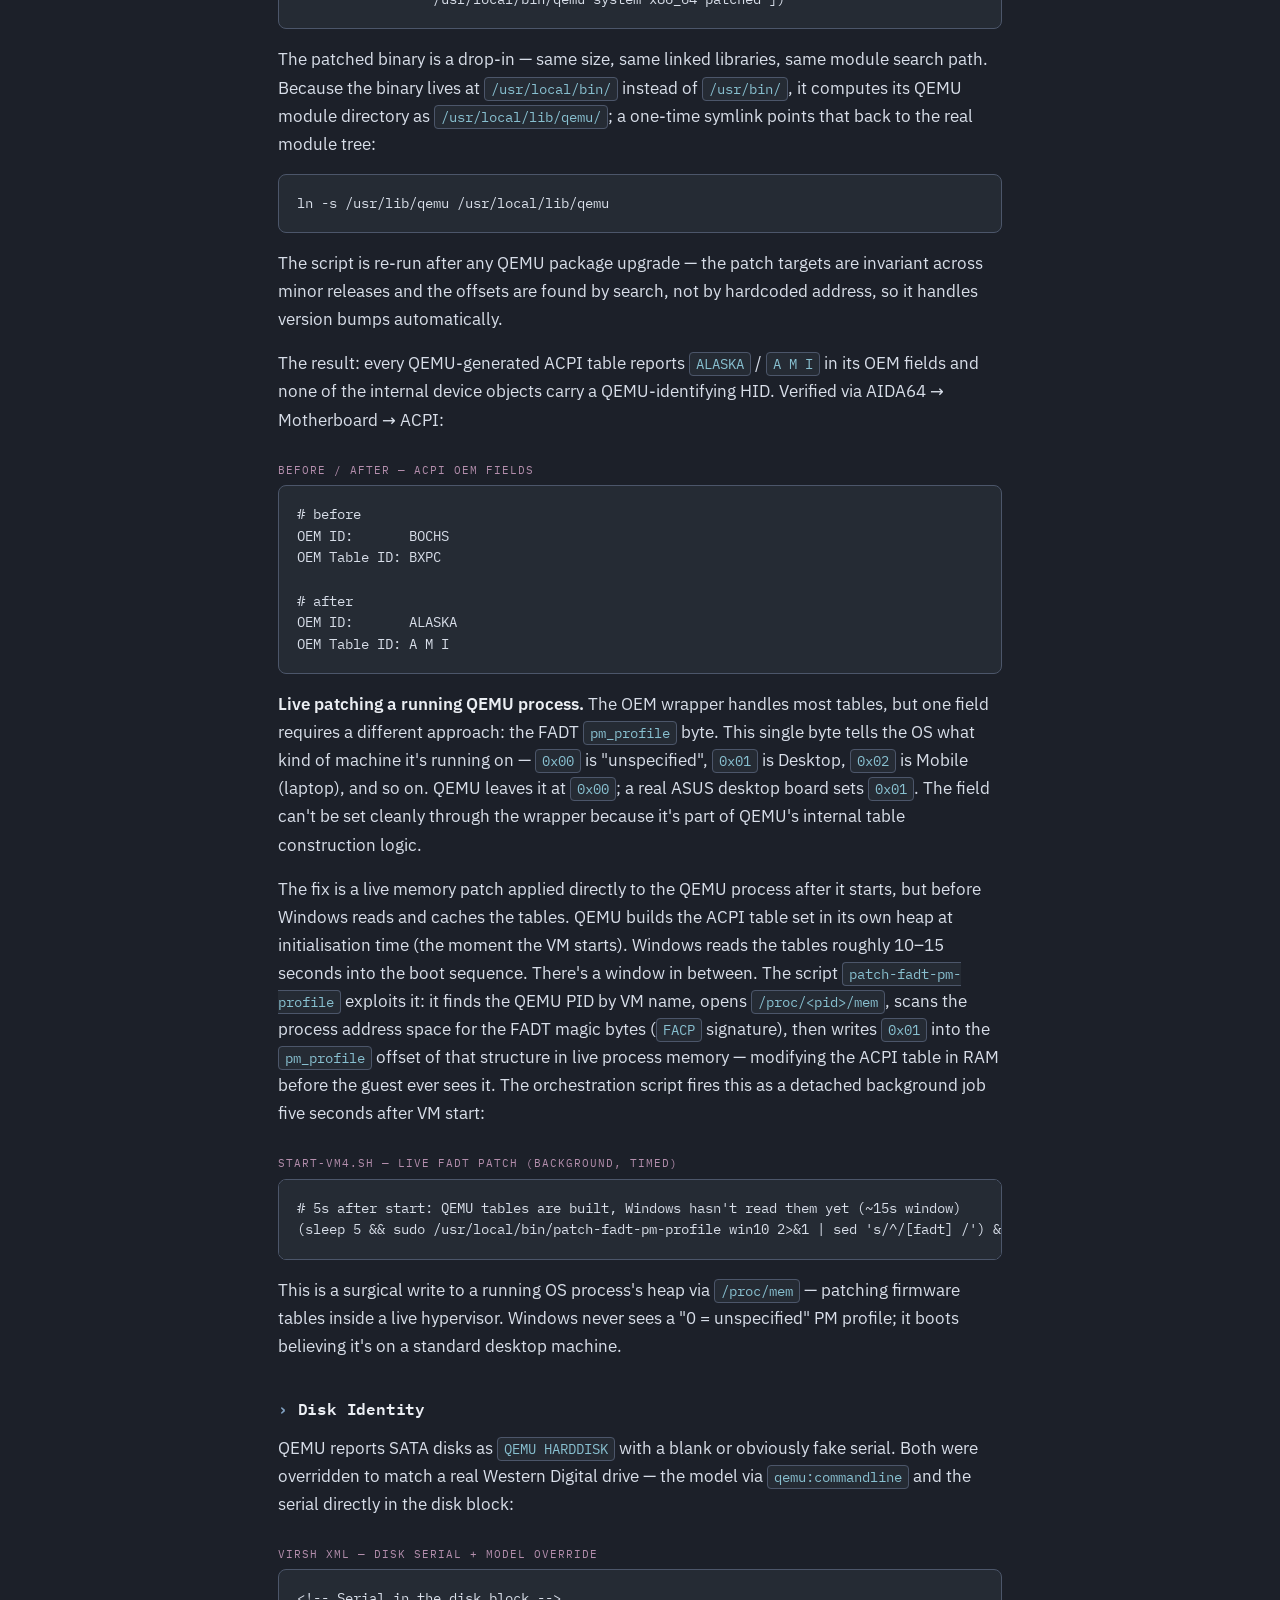
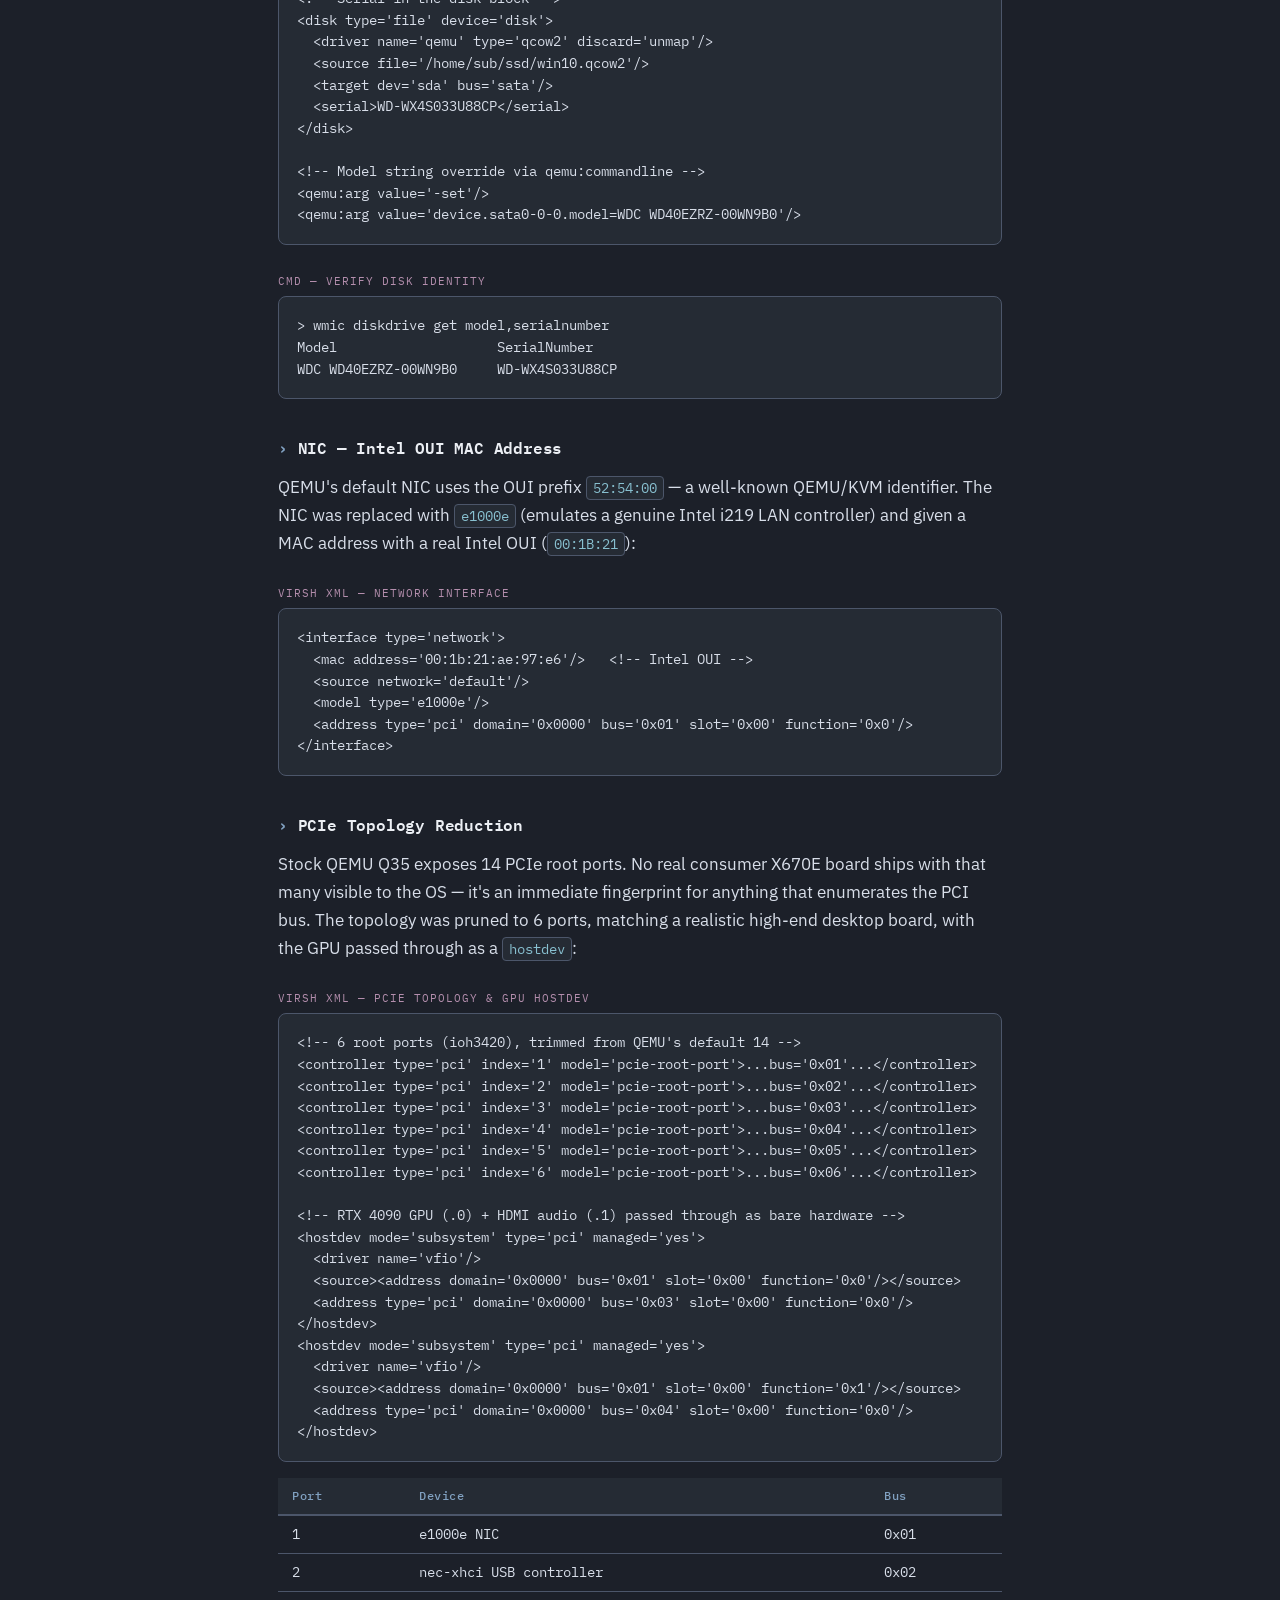
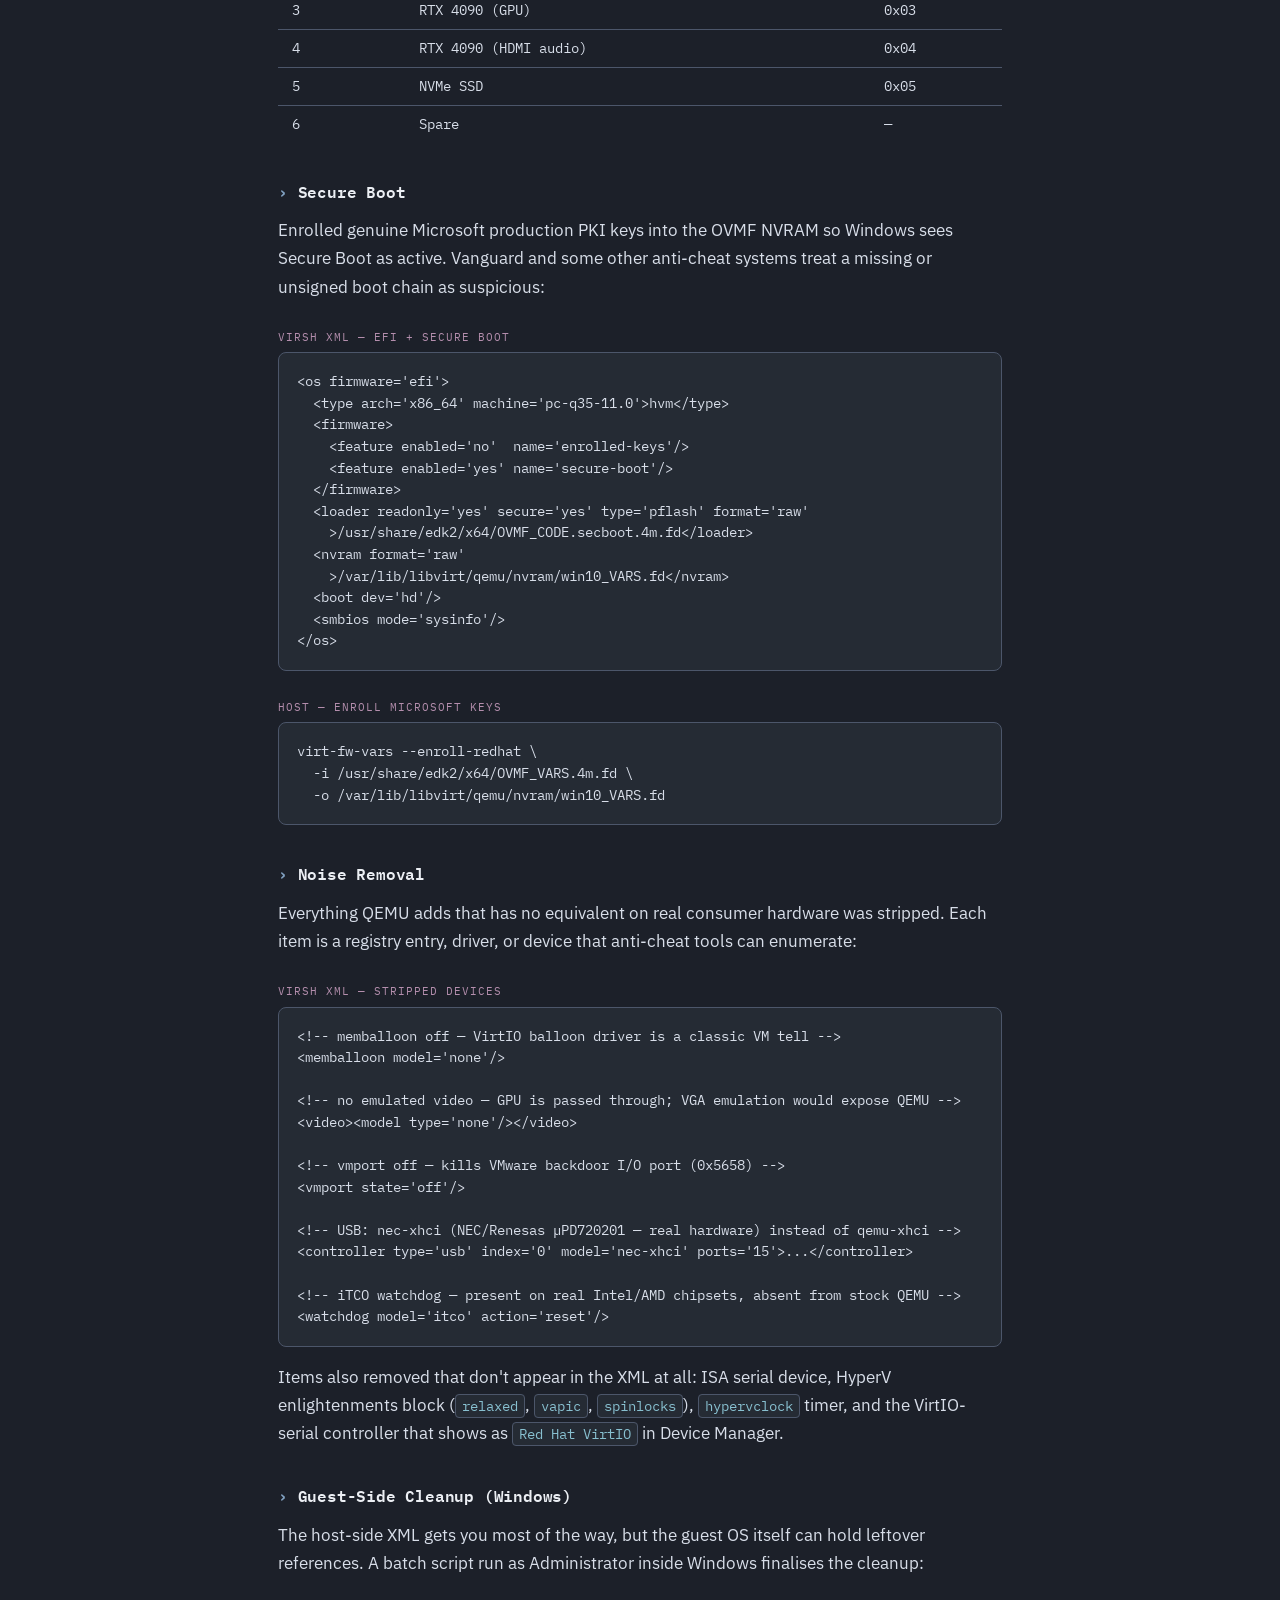
<file: projects/gpu-passthrough.html>
<!DOCTYPE html>
<html lang="en">
<head>
<meta charset="UTF-8">
<meta name="viewport" content="width=device-width, initial-scale=1.0">
<title>VFIO Gaming VM — GPU Passthrough &amp; Anti-Cheat Stealth // submerse</title>
<link rel="stylesheet" href="../style.css">
<style>
  .doc h3{font-family:var(--mono);font-size:16px;font-weight:600;color:var(--text);
    margin:36px 0 12px;letter-spacing:-.2px}
  .doc h3::before{content:"› ";color:var(--accent-dim)}
  .doc table{width:100%;border-collapse:collapse;margin:0 0 20px;
    font-family:var(--mono);font-size:13.5px}
  .doc th{text-align:left;padding:9px 14px;color:var(--accent-dim);
    border-bottom:2px solid var(--line);font-weight:500}
  .doc td{padding:8px 14px;color:var(--text-dim);border-bottom:1px solid var(--line);
    vertical-align:top}
  .doc tr:last-child td{border-bottom:none}
  .doc tr:hover td{background:var(--bg-card-hover)}
  .result-pass{color:#a3be8c}
  .result-stuck{color:#bf616a}
  .severity-med{color:#ebcb8b;font-size:12px}
  .severity-low{color:#88c0d0;font-size:12px}
  .label{font-family:var(--mono);font-size:11px;color:var(--magenta);letter-spacing:1px;
    text-transform:uppercase;margin:28px 0 6px;display:block}
</style>
</head>
<body>
<div class="wrap narrow">
  <nav><a href="../index.html">← back</a></nav>

  <article class="doc">
    <header>
      <div class="tag">project 02 · systems &amp; virtualization &amp; stealth</div>
      <h1>VFIO Gaming VM — GPU Passthrough &amp; Anti-Cheat Stealth</h1>
      <div class="meta">
        <span>KVM/QEMU</span><span>VFIO</span><span>IOMMU</span><span>Linux</span>
        <span>SMBIOS</span><span>ACPI</span><span>anti-cheat</span><span>kernel</span><span>stealth</span>
      </div>
    </header>

    <h2>Overview</h2>
    <p>This project didn't start here. It started as a straightforward GPU passthrough setup — get a
      bare-metal RTX 4090 running inside a Windows VM on an Arch host, play games. That part worked.
      Then the first anti-cheat rejection landed, and the scope shifted. Each fix revealed a new
      detection surface, each detection surface required a deeper fix. What began as "pass the GPU
      through" became a systematic audit of every layer a kernel-mode driver can see — CPUID, ACPI
      tables, SMBIOS, PCIe topology, timing, firmware identity — working through them one by one
      until the guest stopped looking like a VM. The stealth work was not planned upfront; it grew
      organically out of the passthrough work as each new wall appeared.</p>
    <p>A Linux host running KVM/QEMU passes a bare-metal RTX 4090 directly into a Windows 10 VM — then
      that VM is hardened until modern anti-cheat systems can no longer distinguish it from real hardware.
      Two layers: first, a dual-GPU rig where the iGPU keeps the Arch host alive while the 4090 is
      dynamically handed to the VM on demand; second, systematically closing every hypervisor fingerprint
      until the guest passes kernel-mode anti-cheat scrutiny.</p>
    <p>Current status: <strong>Almost all major Anti-Cheat Software</strong> fully defeated.
      <strong>Riot Vanguard</strong> remains the active research target.</p>

    <!-- ============================================================ -->
    <h2>Part 1 — The Foundation: Dual-GPU Dynamic Passthrough</h2>

    <p>The machine runs two GPUs and two monitors. The <strong>iGPU</strong> (integrated graphics on the
      Ryzen 9 9950X3D) drives the Arch Linux host display at all times. The <strong>RTX 4090</strong> is
      the passthrough card, connected to a dedicated second screen for the Windows guest. When the VM is
      running, both displays are live simultaneously — Arch on one, Windows at full bare-metal GPU
      performance on the other.</p>
    <p><strong>What IOMMU and VFIO are.</strong> IOMMU (Input–Output Memory Management Unit) is a
      hardware unit built into modern CPUs and chipsets that controls which physical memory addresses
      a PCIe device is allowed to access directly. It partitions devices into isolation groups —
      each group is a set of PCIe devices that share address translation and must move together as a
      unit. The critical property for passthrough is that the IOMMU enforces these boundaries in
      hardware: a GPU handed to a VM cannot reach host memory outside its assigned range, and the
      host kernel can guarantee this without trusting the device or the guest. On AMD platforms it is
      activated via the <code>amd_iommu=on</code> kernel flag.</p>
    <p>VFIO (Virtual Function I/O) is the Linux kernel framework that sits on top of the IOMMU and
      exposes its isolation guarantees to userspace. It rebinds a physical PCIe device away from its
      normal driver (e.g. <code>nvidia</code>) onto a special <code>vfio-pci</code> driver, then
      hands QEMU a file descriptor it can use to map the device's memory regions and service its
      interrupts directly — with the IOMMU ensuring those accesses cannot escape the enforced
      boundary. The IOMMU provides the hardware isolation; VFIO provides the kernel interface QEMU
      uses to exploit it and present the device to the guest as bare hardware.</p>

    <p>The 4090 is <strong>not permanently locked to VFIO at boot</strong>. When the VM shuts down, the
      card is freed back to the host — available for LLM inference (llama-server), CUDA workloads, or
      driving the host display directly. Three distinct operating modes, all without a reboot:</p>
    <ul>
      <li><strong>VM active, split setup:</strong> iGPU → HDMI → monitor A (Arch host) &nbsp;|&nbsp;
        RTX 4090 → DP → monitor B (Windows guest) — both screens live simultaneously</li>
      <li><strong>VM active, dual-screen guest:</strong> both monitors switched to their DP inputs;
        the 4090 drives a full dual-monitor Windows desktop while Arch keeps running headless</li>
      <li><strong>VM off, GPU on host:</strong> 4090 freed for llama-server / CUDA inference;
        DP-1 and DP-2 from the card drive a dual-monitor Arch desktop with the full GPU available
        for silky smooth rendering</li>
    </ul>
    <p>The physical display arrangement is what makes this flexible. Both monitors have multiple inputs —
      switching between HDMI-1 and DP-1 per screen reconfigures the entire display topology without
      touching any software. The iGPU's HDMI cable stays permanently connected as a fallback: it keeps
      the Arch host on-screen during a VM session (split mode), and provides a display output during the
      brief window when the nvidia driver is unbound as the 4090 is handed off to VFIO.</p>

    <h3>Step 1 — Enable IOMMU</h3>
    <p>IOMMU must be enabled in the kernel before any VFIO passthrough is possible. Add the flags to the
      kernel command line in <code>/etc/default/grub</code> and regenerate:</p>
    <span class="label">/etc/default/grub</span>
    <pre>GRUB_CMDLINE_LINUX_DEFAULT="... amd_iommu=on iommu=pt"</pre>
    <pre>sudo grub-mkconfig -o /boot/grub/grub.cfg</pre>
    <p><code>iommu=pt</code> (passthrough mode) is important — it avoids performance penalties for
      devices that don't need IOMMU translation, like the iGPU staying on the host.</p>
    <p>After reboot, verify IOMMU groups to confirm the 4090 is isolated in its own group — a
      prerequisite for clean passthrough:</p>
    <pre>for g in /sys/kernel/iommu_groups/*; do
  echo "Group $(basename $g):"
  for d in $g/devices/*; do
    echo "  $(basename $d) — $(lspci -s $(basename $d) 2>/dev/null | cut -d' ' -f2-)"
  done
done</pre>
    <p>The GPU and its HDMI-audio function must be alone in their group (or only accompanied by each
      other). If other devices share the group, ACS patching is needed to split them.</p>

    <h3>Step 2 — CPU Pinning</h3>
    <p>Without CPU pinning, the VM's vCPUs float across all host cores, causing RDTSC jitter and
      unpredictable latency — both a performance problem and a timing-based detection vector. The VM is
      configured with 16 vCPUs pinned to a fixed slice of the host's physical cores, leaving the
      remaining cores free for the iGPU-driven host desktop:</p>
    <span class="label">virsh XML — cputune block</span>
    <pre>&lt;vcpu placement='static'&gt;16&lt;/vcpu&gt;
&lt;cputune&gt;
  &lt;vcpupin vcpu='0'  cpuset='8'/&gt;   &lt;vcpupin vcpu='1'  cpuset='24'/&gt;
  &lt;vcpupin vcpu='2'  cpuset='9'/&gt;   &lt;vcpupin vcpu='3'  cpuset='25'/&gt;
  &lt;vcpupin vcpu='4'  cpuset='10'/&gt;  &lt;vcpupin vcpu='5'  cpuset='26'/&gt;
  &lt;vcpupin vcpu='6'  cpuset='11'/&gt;  &lt;vcpupin vcpu='7'  cpuset='27'/&gt;
  &lt;vcpupin vcpu='8'  cpuset='12'/&gt;  &lt;vcpupin vcpu='9'  cpuset='28'/&gt;
  &lt;vcpupin vcpu='10' cpuset='13'/&gt;  &lt;vcpupin vcpu='11' cpuset='29'/&gt;
  &lt;vcpupin vcpu='12' cpuset='14'/&gt;  &lt;vcpupin vcpu='13' cpuset='30'/&gt;
  &lt;vcpupin vcpu='14' cpuset='15'/&gt;  &lt;vcpupin vcpu='15' cpuset='31'/&gt;
  &lt;emulatorpin cpuset='4-7'/&gt;
&lt;/cputune&gt;
&lt;cpu mode='host-passthrough' check='none' migratable='off'&gt;
  &lt;topology sockets='1' dies='1' clusters='1' cores='8' threads='2'/&gt;
&lt;/cpu&gt;</pre>
    <p>vCPUs 0–15 map to host cores 8–15 and their SMT siblings (24–31). The QEMU emulator threads
      get cores 4–7, keeping them off the VM's dedicated slice. <code>host-passthrough</code> exposes
      the real CPU feature flags to the guest — necessary for gaming performance and for the CPU
      identity spoofing to be credible.</p>

    <h3>Step 3 — The Orchestration Script</h3>
    <p>A single script manages the entire GPU lifecycle: stops host services that hold the card, hands
      it to VFIO, boots the VM, waits, then reclaims it on shutdown. The VM starts as a regular user
      to preserve PulseAudio access; only the bind step runs as root via a scoped
      <code>sudoers</code> rule:</p>
    <span class="label">/home/sub/start-vm4.sh</span>
    <pre>#!/bin/bash
VM_NAME="win10"
export LIBVIRT_DEFAULT_URI=qemu:///system
export XDG_RUNTIME_DIR=/run/user/1000
export PULSE_SERVER=/run/user/1000/pulse/native

if ! virsh dominfo $VM_NAME &amp;&gt;/dev/null; then
  echo "ERROR: VM '$VM_NAME' not found"; exit 1
fi

if ! lsmod | grep -q vfio_pci; then sudo modprobe vfio-pci; fi

# stop llama-server so it releases the GPU
killall llama-server 2&gt;/dev/null
sleep 2

echo "Binding 4090 to vfio..."
sudo /usr/local/bin/vfio-bind.sh bind

echo "Starting VM..."
virsh start $VM_NAME || { sudo /usr/local/bin/vfio-bind.sh unbind; exit 1; }

# patch FADT pm_profile in QEMU memory ~5s after start
# (QEMU builds ACPI tables at init; Windows caches them ~15s in — this hits the window)
(sleep 5 &amp;&amp; sudo /usr/local/bin/patch-fadt-pm-profile win10 2&gt;&amp;1 | sed 's/^/[fadt] /') &amp;

echo "VM running — waiting for shutdown..."
while true; do
  STATE=$(virsh domstate $VM_NAME 2&gt;/dev/null)
  [ "$STATE" = "shut off" ] || [ "$STATE" = "crashed" ] &amp;&amp; break
  sleep 5
done

sudo /usr/local/bin/vfio-bind.sh unbind
echo "Done — 4090 returned to host"</pre>
    <span class="label">/etc/sudoers.d/vfio</span>
    <pre>sub ALL=(root) NOPASSWD: /usr/local/bin/vfio-bind.sh
sub ALL=(root) NOPASSWD: /usr/local/bin/patch-fadt-pm-profile
chmod -rw vfio-bind.sh patch-fadt-pm-profile</pre>

    <h3>Step 4 — The Low-Level Bind Helper</h3>
    <p>The root helper does the actual PCI driver swap via <code>sysfs</code>. It handles both PCI
      functions of the card — the GPU at <code>.0</code> and its HDMI-audio device at <code>.1</code>,
      which share an IOMMU group and must always move together. On the way back to the host, it
      performs a PCI device reset before handing to the NVIDIA driver to avoid an
      <code>ENODEV</code> after VFIO:</p>
    <span class="label">/usr/local/bin/vfio-bind.sh</span>
    <pre>#!/bin/bash
GPU_IDS=("0000:01:00.0" "0000:01:00.1")
NVIDIA_DRIVER="nvidia"

bind_vfio() {
  for id in "${GPU_IDS[@]}"; do
    [ -e /sys/bus/pci/devices/$id/driver ] &amp;&amp; \
      echo $id &gt; /sys/bus/pci/devices/$id/driver/unbind
    echo "vfio-pci" &gt; /sys/bus/pci/devices/$id/driver_override
    echo $id &gt; /sys/bus/pci/drivers/vfio-pci/bind
  done
}

unbind_vfio() {
  for id in "${GPU_IDS[@]}"; do
    echo "" &gt; /sys/bus/pci/devices/$id/driver_override
    [ -e /sys/bus/pci/devices/$id/driver ] &amp;&amp; \
      echo $id &gt; /sys/bus/pci/devices/$id/driver/unbind
    # reset device before handing back — avoids ENODEV after VFIO session
    [ -e /sys/bus/pci/devices/$id/reset ] &amp;&amp; \
      echo 1 &gt; /sys/bus/pci/devices/$id/reset
    echo $id &gt; /sys/bus/pci/drivers/$NVIDIA_DRIVER/bind
  done
}

case "$1" in bind) bind_vfio ;; unbind) unbind_vfio ;; esac</pre>
    <p>Using <code>driver_override</code> plus explicit unbind/bind — rather than boot-time
      blacklisting — is what makes on-demand handoff possible. VFIO never claims the GPU until this
      script runs, and the <code>nvidia</code> driver gets it straight back afterwards.</p>

    <!-- ============================================================ -->
    <h2>Part 2 — The Rabbit Hole: Anti-Cheat Detection</h2>

    <p>With stable passthrough in place, the next problem was immediate: <strong>anti-cheat software
      fingerprints hypervisors</strong>. A stock KVM/QEMU VM leaks its identity through CPUID flags,
      ACPI table strings, SMBIOS vendor fields, PCIe device count, disk serials, and NIC MAC OUIs
      simultaneously. Any single signal is enough for a kernel-mode driver to flag the session.
      What followed was a systematic process of closing every surface, layer by layer.</p>

    <h3>CPUID &amp; Hypervisor Bit Hiding</h3>
    <p>The most obvious leak is CPUID. By default, KVM plants its vendor string
      <code>KVMKVMKVM</code> at leaf <code>0x40000000</code> and sets the hypervisor-present bit in
      <code>CPUID.1:ECX[31]</code>. Any anti-cheat (or even <code>cpuid.exe</code>) can read these.
      Three flags strip them entirely:</p>
    <span class="label">virsh XML — cpu &amp; features</span>
    <pre>&lt;features&gt;
  &lt;acpi/&gt;
  &lt;apic/&gt;
  &lt;kvm&gt;
    &lt;hidden state='on'/&gt;   &lt;!-- removes KVMKVMKVM from CPUID 0x40000000 --&gt;
  &lt;/kvm&gt;
  &lt;vmport state='off'/&gt;    &lt;!-- kills VMware backdoor I/O port --&gt;
  &lt;smm state='on'/&gt;
&lt;/features&gt;

&lt;cpu mode='host-passthrough' check='none' migratable='off'&gt;
  &lt;topology sockets='1' dies='1' clusters='1' cores='8' threads='2'/&gt;
  &lt;feature policy='require' name='topoext'/&gt;
  &lt;feature policy='disable' name='hypervisor'/&gt;  &lt;!-- clears ECX[31] --&gt;
&lt;/cpu&gt;</pre>
    <p>After these changes, <code>CPUID.1:ECX[31]</code> returns 0 and the vendor string at
      <code>0x40000000</code> is gone. Windows itself stops reporting that it's running in a
      hypervisor-managed environment.</p>

    <h3>Clock &amp; TSC Hardening</h3>
    <p>Timing is a classic VM detection vector — a drifting TSC or mismatched clock source is a dead
      giveaway. The clock block was hardened to native passthrough:</p>
    <span class="label">virsh XML — clock</span>
    <pre>&lt;clock offset='localtime'&gt;
  &lt;timer name='rtc'       tickpolicy='catchup'/&gt;
  &lt;timer name='pit'       tickpolicy='delay'/&gt;
  &lt;timer name='hpet'      present='no'/&gt;       &lt;!-- no HPET on real consumer boards --&gt;
  &lt;timer name='hypervclock' present='no'/&gt;     &lt;!-- removes HyperV clock entirely --&gt;
  &lt;timer name='tsc'       present='yes' mode='native'/&gt;  &lt;!-- host TSC passed through --&gt;
&lt;/clock&gt;</pre>
    <p>With <code>mode='native'</code>, the guest reads the host's actual TSC via
      <code>RDTSC</code> — no emulated counter, no drift. Combined with the CPU pinning from Part 1,
      timing reads from the guest are indistinguishable from bare metal.</p>

    <h3>RDTSC Jitter — Basic Fix</h3>
    <p>CPU pinning and <code>tsc mode='native'</code> reduce jitter but don't eliminate it on their
      own. The host kernel still fires timer interrupts on the pinned cores, and any preemption event
      introduces a visible stutter in <code>RDTSC</code> sample deltas — pafish catches this by
      running a tight TSC-sampling loop and flagging outliers above a cycle threshold.</p>
    <p>The fix is to make those cores invisible to the host scheduler at the kernel level. Three
      cmdline parameters dedicate the pinned cores to the VM entirely — no scheduler runqueue, no
      per-CPU tick, no RCU callbacks:</p>
    <span class="label">/etc/default/grub — isolate VM cores from host kernel</span>
    <pre>GRUB_CMDLINE_LINUX_DEFAULT="... amd_iommu=on iommu=pt \
  isolcpus=8-15,24-31 nohz_full=8-15,24-31 rcu_nocbs=8-15,24-31"</pre>
    <p><code>isolcpus</code> removes the cores from the scheduler; <code>nohz_full</code> suppresses
      the per-CPU tick interrupt on them; <code>rcu_nocbs</code> offloads RCU callbacks so they
      don't land on those cores either. Cores 8–15 and their SMT siblings 24–31 — the exact set
      pinned in the <code>cputune</code> block — are now owned exclusively by the VM.
      <strong>Pafish passes the basic RDTSC jitter check after this change.</strong></p>

    <h3>SMBIOS — Full Board Identity Spoof</h3>
    <p>QEMU's default SMBIOS entries expose <code>QEMU</code> as the manufacturer across every type.
      Anti-cheat drivers query types 0 (BIOS), 1 (system), 2 (baseboard), 3 (chassis), and 11 (OEM
      strings) — all of them. The board was spoofed to an ASUS ROG CROSSHAIR X670E HERO to match the
      AM5 platform of the actual host CPU (9950X3D), keeping CPUID and SMBIOS consistent:</p>
    <span class="label">virsh XML — sysinfo block</span>
    <pre>&lt;sysinfo type='smbios'&gt;
  &lt;bios&gt;
    &lt;entry name='vendor'&gt;American Megatrends Inc.&lt;/entry&gt;
    &lt;entry name='version'&gt;3601&lt;/entry&gt;
    &lt;entry name='date'&gt;04/03/2025&lt;/entry&gt;
  &lt;/bios&gt;
  &lt;system&gt;
    &lt;entry name='manufacturer'&gt;ASUSTeK COMPUTER INC.&lt;/entry&gt;
    &lt;entry name='product'&gt;ROG CROSSHAIR X670E HERO&lt;/entry&gt;
    &lt;entry name='version'&gt;Rev 1.xx&lt;/entry&gt;
    &lt;entry name='serial'&gt;MZSKD2DO2Y94&lt;/entry&gt;
    &lt;entry name='sku'&gt;ROG CROSSHAIR X670E HERO&lt;/entry&gt;
    &lt;entry name='family'&gt;ASUS MB&lt;/entry&gt;
  &lt;/system&gt;
  &lt;baseBoard&gt;
    &lt;entry name='manufacturer'&gt;ASUSTeK COMPUTER INC.&lt;/entry&gt;
    &lt;entry name='product'&gt;ROG CROSSHAIR X670E HERO&lt;/entry&gt;
    &lt;entry name='version'&gt;Rev 1.xx&lt;/entry&gt;
    &lt;entry name='serial'&gt;MZSKD2DO2Y94&lt;/entry&gt;
  &lt;/baseBoard&gt;
  &lt;chassis&gt;
    &lt;entry name='manufacturer'&gt;ASUSTeK COMPUTER INC.&lt;/entry&gt;
    &lt;entry name='version'&gt;1.0&lt;/entry&gt;
    &lt;entry name='serial'&gt;MZSKD2DO2Y94&lt;/entry&gt;
    &lt;entry name='asset'&gt;ATN39627732&lt;/entry&gt;
    &lt;entry name='sku'&gt;Default string&lt;/entry&gt;
  &lt;/chassis&gt;
  &lt;oemStrings&gt;
    &lt;entry&gt;www.asus.com&lt;/entry&gt;
  &lt;/oemStrings&gt;
&lt;/sysinfo&gt;</pre>
    <p>Verification inside the VM with <code>wmic</code> — before and after:</p>
    <span class="label">cmd — verify SMBIOS</span>
    <pre>&gt; wmic bios get manufacturer,smbiosbiosversion
Manufacturer                  SMBIOSBIOSVersion
American Megatrends Inc.      3601

&gt; wmic baseboard get manufacturer,product
Manufacturer                  Product
ASUSTeK COMPUTER INC.         ROG CROSSHAIR X670E HERO</pre>

    <h3>RAM Modules — SMBIOS Type 17</h3>
    <p>SMBIOS Type 17 describes individual memory modules. By default QEMU reports nothing useful here,
      which is itself a fingerprint (no real system has blank RAM entries). Two Kingston DDR4 sticks
      were injected via <code>qemu:commandline</code> to match a typical gaming build:</p>
    <span class="label">virsh XML — qemu:commandline (RAM type 17)</span>
    <pre>&lt;qemu:arg value='-smbios'/&gt;
&lt;qemu:arg value='type=17,manufacturer=Kingston,part=KF432C16BB/8,speed=3200,
  loc_pfx=DIMM_A1,bank=BANK 0,serial=0D2B1A3C'/&gt;
&lt;qemu:arg value='-smbios'/&gt;
&lt;qemu:arg value='type=17,manufacturer=Kingston,part=KF432C16BB/8,speed=3200,
  loc_pfx=DIMM_B1,bank=BANK 1,serial=1E3C2B4D'/&gt;</pre>

    <h3>ACPI OEM Table Spoofing</h3>
    <p><strong>What ACPI is, and why it matters here.</strong> ACPI (Advanced Configuration and Power
      Interface) is a set of binary tables that the BIOS/UEFI assembles during POST and hands to the
      OS at the very start of the boot sequence — before any drivers load. These tables are the
      firmware's machine description: CPU topology, interrupt routing, power management registers,
      device enumeration, PM profile (desktop vs laptop vs server), and more. The OS reads them out
      of physical memory using their fixed signature strings (e.g. <code>FACP</code> for the Fixed
      ACPI Description Table, <code>DSDT</code> for the Differentiated System Description Table,
      <code>MADT</code> for interrupt routing). Kernel-mode drivers — including anti-cheat — query
      this data via <code>NtQuerySystemInformation(SystemFirmwareTableInformation)</code> and
      compare it against CPUID and SMBIOS to check for consistency. QEMU generates its own complete
      ACPI table set at VM initialisation, before the guest OS starts.</p>
    <p>QEMU hardcodes <code>BOCHS</code> as the OEM ID and <code>BXPC</code> as the OEM Table ID
      across all its generated ACPI tables (FACP, MADT, MCFG, DSDT…). Real ASUS boards with AMI BIOS
      use <code>ALASKA</code> and <code>A M I&nbsp;&nbsp;&nbsp;</code> (with trailing spaces to pad to
      8 bytes). This is visible to any tool that reads raw ACPI — including
      <code>NtQuerySystemInformation</code>, which anti-cheat drivers call.</p>
    <p>The fix operates at two levels. The first is a wrapper script that intercepts the
      <code>-machine</code> launch argument and injects the OEM strings via Q35 machine parameters
      before QEMU initialises the table set. The second is a binary patch of the QEMU executable
      itself — necessary because several additional QEMU-identifying strings are hardcoded directly
      in the binary for device HIDs and internal table signatures, and are not reachable through any
      runtime argument.</p>
    <p><strong>Level 1 — wrapper script.</strong> Sits between libvirt and the QEMU binary.
      Intercepts <code>-machine pc-q35-*</code> and appends the OEM parameters. The wrapper calls
      a pre-patched binary (see Level 2) rather than the stock QEMU:</p>
    <span class="label">/usr/local/bin/qemu-win10-stealth</span>
    <pre>#!/bin/bash
REAL_QEMU=/usr/local/bin/qemu-system-x86_64-patched
ARGS=()
while [[ $# -gt 0 ]]; do
  if [[ "$1" == "-machine" &amp;&amp; "$2" == pc-q35-* ]]; then
    ARGS+=("-machine" "${2},x-oem-id=ALASKA,x-oem-table-id=A M I   ")
    shift 2
  else
    ARGS+=("$1")
    shift
  fi
done
exec "$REAL_QEMU" -L /usr/share/qemu "${ARGS[@]}"</pre>
    <p>This wrapper is set as the VM's emulator in the libvirt XML:</p>
    <pre>&lt;devices&gt;
  &lt;emulator&gt;/usr/local/bin/qemu-win10-stealth&lt;/emulator&gt;
  ...
&lt;/devices&gt;</pre>
    <p><strong>Level 2 — binary patch.</strong> The <code>x-oem-id</code> / <code>x-oem-table-id</code>
      machine parameters fix the header fields of most tables, but QEMU also hardcodes identifying
      strings deeper in the binary for specific ACPI device objects and table signatures. These are
      not exposed through any argument or config knob — they're compile-time constants baked into the
      ELF. A Python script locates and replaces each one in the binary before installing the patched
      copy alongside the stock QEMU:</p>
    <span class="label">repatch_qemu.py — binary string substitutions</span>
    <pre>data = bytearray(open('/usr/bin/qemu-system-x86_64', 'rb').read())

patches = {
    b'BOCHS ':   b'ALASKA',   # OEM ID fallback in firmware init code
    b'BXPC':     b'INTL',     # OEM Table ID (assertion-guarded; must be 4 bytes)
    b'WAET':     b'WFET',     # Windows ACPI Emulated Devices Table signature
    b'FWCF':     b'FWGT',     # fw_cfg device _HID in DSDT AML
    b'QEMU0001': b'ACPI0001', # pvpanic device _HID
    b'QEMU0002': b'ACPI0002', # fw_cfg device _HID (second reference)
}

for old, new in patches.items():
    idx = bytes(data).find(old)
    if idx != -1:
        data[idx:idx+len(old)] = new

open('/tmp/qemu-patched', 'wb').write(data)
subprocess.run(['install', '-m', '755', '/tmp/qemu-patched',
                '/usr/local/bin/qemu-system-x86_64-patched'])</pre>
    <p>The patched binary is a drop-in — same size, same linked libraries, same module search path.
      Because the binary lives at <code>/usr/local/bin/</code> instead of <code>/usr/bin/</code>,
      it computes its QEMU module directory as <code>/usr/local/lib/qemu/</code>; a one-time symlink
      points that back to the real module tree:</p>
    <pre>ln -s /usr/lib/qemu /usr/local/lib/qemu</pre>
    <p>The script is re-run after any QEMU package upgrade — the patch targets are invariant across
      minor releases and the offsets are found by search, not by hardcoded address, so it handles
      version bumps automatically.</p>
    <p>The result: every QEMU-generated ACPI table reports <code>ALASKA</code> /
      <code>A M I</code> in its OEM fields and none of the internal device objects carry a
      QEMU-identifying HID. Verified via AIDA64 → Motherboard → ACPI:</p>
    <span class="label">before / after — ACPI OEM fields</span>
    <pre># before
OEM ID:       BOCHS
OEM Table ID: BXPC

# after
OEM ID:       ALASKA
OEM Table ID: A M I</pre>

    <p><strong>Live patching a running QEMU process.</strong> The OEM wrapper handles most tables,
      but one field requires a different approach: the FADT <code>pm_profile</code> byte. This
      single byte tells the OS what kind of machine it's running on — <code>0x00</code> is
      "unspecified", <code>0x01</code> is Desktop, <code>0x02</code> is Mobile (laptop), and so on.
      QEMU leaves it at <code>0x00</code>; a real ASUS desktop board sets <code>0x01</code>. The
      field can't be set cleanly through the wrapper because it's part of QEMU's internal table
      construction logic.</p>
    <p>The fix is a live memory patch applied directly to the QEMU process after it starts, but
      before Windows reads and caches the tables. QEMU builds the ACPI table set in its own heap at
      initialisation time (the moment the VM starts). Windows reads the tables roughly 10–15 seconds
      into the boot sequence. There's a window in between. The script
      <code>patch-fadt-pm-profile</code> exploits it: it finds the QEMU PID by VM name, opens
      <code>/proc/&lt;pid&gt;/mem</code>, scans the process address space for the FADT magic bytes
      (<code>FACP</code> signature), then writes <code>0x01</code> into the
      <code>pm_profile</code> offset of that structure in live process memory — modifying the ACPI
      table in RAM before the guest ever sees it. The orchestration script fires this as a detached
      background job five seconds after VM start:</p>
    <span class="label">start-vm4.sh — live FADT patch (background, timed)</span>
    <pre># 5s after start: QEMU tables are built, Windows hasn't read them yet (~15s window)
(sleep 5 &amp;&amp; sudo /usr/local/bin/patch-fadt-pm-profile win10 2&gt;&amp;1 | sed 's/^/[fadt] /') &amp;</pre>
    <p>This is a surgical write to a running OS process's heap via <code>/proc/mem</code> — patching
      firmware tables inside a live hypervisor. Windows never sees a "0 = unspecified" PM profile;
      it boots believing it's on a standard desktop machine.</p>

    <h3>Disk Identity</h3>
    <p>QEMU reports SATA disks as <code>QEMU HARDDISK</code> with a blank or obviously fake serial.
      Both were overridden to match a real Western Digital drive — the model via
      <code>qemu:commandline</code> and the serial directly in the disk block:</p>
    <span class="label">virsh XML — disk serial + model override</span>
    <pre>&lt;!-- Serial in the disk block --&gt;
&lt;disk type='file' device='disk'&gt;
  &lt;driver name='qemu' type='qcow2' discard='unmap'/&gt;
  &lt;source file='/home/sub/ssd/win10.qcow2'/&gt;
  &lt;target dev='sda' bus='sata'/&gt;
  &lt;serial&gt;WD-WX4S033U88CP&lt;/serial&gt;
&lt;/disk&gt;

&lt;!-- Model string override via qemu:commandline --&gt;
&lt;qemu:arg value='-set'/&gt;
&lt;qemu:arg value='device.sata0-0-0.model=WDC WD40EZRZ-00WN9B0'/&gt;</pre>
    <span class="label">cmd — verify disk identity</span>
    <pre>&gt; wmic diskdrive get model,serialnumber
Model                    SerialNumber
WDC WD40EZRZ-00WN9B0     WD-WX4S033U88CP</pre>

    <h3>NIC — Intel OUI MAC Address</h3>
    <p>QEMU's default NIC uses the OUI prefix <code>52:54:00</code> — a well-known QEMU/KVM
      identifier. The NIC was replaced with <code>e1000e</code> (emulates a genuine Intel i219 LAN
      controller) and given a MAC address with a real Intel OUI (<code>00:1B:21</code>):</p>
    <span class="label">virsh XML — network interface</span>
    <pre>&lt;interface type='network'&gt;
  &lt;mac address='00:1b:21:ae:97:e6'/&gt;   &lt;!-- Intel OUI --&gt;
  &lt;source network='default'/&gt;
  &lt;model type='e1000e'/&gt;
  &lt;address type='pci' domain='0x0000' bus='0x01' slot='0x00' function='0x0'/&gt;
&lt;/interface&gt;</pre>

    <h3>PCIe Topology Reduction</h3>
    <p>Stock QEMU Q35 exposes 14 PCIe root ports. No real consumer X670E board ships with that many
      visible to the OS — it's an immediate fingerprint for anything that enumerates the PCI bus.
      The topology was pruned to 6 ports, matching a realistic high-end desktop board, with the GPU
      passed through as a <code>hostdev</code>:</p>
    <span class="label">virsh XML — PCIe topology &amp; GPU hostdev</span>
    <pre>&lt;!-- 6 root ports (ioh3420), trimmed from QEMU's default 14 --&gt;
&lt;controller type='pci' index='1' model='pcie-root-port'&gt;...bus='0x01'...&lt;/controller&gt;
&lt;controller type='pci' index='2' model='pcie-root-port'&gt;...bus='0x02'...&lt;/controller&gt;
&lt;controller type='pci' index='3' model='pcie-root-port'&gt;...bus='0x03'...&lt;/controller&gt;
&lt;controller type='pci' index='4' model='pcie-root-port'&gt;...bus='0x04'...&lt;/controller&gt;
&lt;controller type='pci' index='5' model='pcie-root-port'&gt;...bus='0x05'...&lt;/controller&gt;
&lt;controller type='pci' index='6' model='pcie-root-port'&gt;...bus='0x06'...&lt;/controller&gt;

&lt;!-- RTX 4090 GPU (.0) + HDMI audio (.1) passed through as bare hardware --&gt;
&lt;hostdev mode='subsystem' type='pci' managed='yes'&gt;
  &lt;driver name='vfio'/&gt;
  &lt;source&gt;&lt;address domain='0x0000' bus='0x01' slot='0x00' function='0x0'/&gt;&lt;/source&gt;
  &lt;address type='pci' domain='0x0000' bus='0x03' slot='0x00' function='0x0'/&gt;
&lt;/hostdev&gt;
&lt;hostdev mode='subsystem' type='pci' managed='yes'&gt;
  &lt;driver name='vfio'/&gt;
  &lt;source&gt;&lt;address domain='0x0000' bus='0x01' slot='0x00' function='0x1'/&gt;&lt;/source&gt;
  &lt;address type='pci' domain='0x0000' bus='0x04' slot='0x00' function='0x0'/&gt;
&lt;/hostdev&gt;</pre>
    <table>
      <thead><tr><th>Port</th><th>Device</th><th>Bus</th></tr></thead>
      <tbody>
        <tr><td>1</td><td>e1000e NIC</td><td>0x01</td></tr>
        <tr><td>2</td><td>nec-xhci USB controller</td><td>0x02</td></tr>
        <tr><td>3</td><td>RTX 4090 (GPU)</td><td>0x03</td></tr>
        <tr><td>4</td><td>RTX 4090 (HDMI audio)</td><td>0x04</td></tr>
        <tr><td>5</td><td>NVMe SSD</td><td>0x05</td></tr>
        <tr><td>6</td><td>Spare</td><td>—</td></tr>
      </tbody>
    </table>

    <h3>Secure Boot</h3>
    <p>Enrolled genuine Microsoft production PKI keys into the OVMF NVRAM so Windows sees Secure Boot
      as active. Vanguard and some other anti-cheat systems treat a missing or unsigned boot chain as
      suspicious:</p>
    <span class="label">virsh XML — EFI + Secure Boot</span>
    <pre>&lt;os firmware='efi'&gt;
  &lt;type arch='x86_64' machine='pc-q35-11.0'&gt;hvm&lt;/type&gt;
  &lt;firmware&gt;
    &lt;feature enabled='no'  name='enrolled-keys'/&gt;
    &lt;feature enabled='yes' name='secure-boot'/&gt;
  &lt;/firmware&gt;
  &lt;loader readonly='yes' secure='yes' type='pflash' format='raw'
    &gt;/usr/share/edk2/x64/OVMF_CODE.secboot.4m.fd&lt;/loader&gt;
  &lt;nvram format='raw'
    &gt;/var/lib/libvirt/qemu/nvram/win10_VARS.fd&lt;/nvram&gt;
  &lt;boot dev='hd'/&gt;
  &lt;smbios mode='sysinfo'/&gt;
&lt;/os&gt;</pre>
    <span class="label">host — enroll Microsoft keys</span>
    <pre>virt-fw-vars --enroll-redhat \
  -i /usr/share/edk2/x64/OVMF_VARS.4m.fd \
  -o /var/lib/libvirt/qemu/nvram/win10_VARS.fd</pre>

    <h3>Noise Removal</h3>
    <p>Everything QEMU adds that has no equivalent on real consumer hardware was stripped. Each item
      is a registry entry, driver, or device that anti-cheat tools can enumerate:</p>
    <span class="label">virsh XML — stripped devices</span>
    <pre>&lt;!-- memballoon off — VirtIO balloon driver is a classic VM tell --&gt;
&lt;memballoon model='none'/&gt;

&lt;!-- no emulated video — GPU is passed through; VGA emulation would expose QEMU --&gt;
&lt;video&gt;&lt;model type='none'/&gt;&lt;/video&gt;

&lt;!-- vmport off — kills VMware backdoor I/O port (0x5658) --&gt;
&lt;vmport state='off'/&gt;

&lt;!-- USB: nec-xhci (NEC/Renesas µPD720201 — real hardware) instead of qemu-xhci --&gt;
&lt;controller type='usb' index='0' model='nec-xhci' ports='15'&gt;...&lt;/controller&gt;

&lt;!-- iTCO watchdog — present on real Intel/AMD chipsets, absent from stock QEMU --&gt;
&lt;watchdog model='itco' action='reset'/&gt;</pre>
    <p>Items also removed that don't appear in the XML at all: ISA serial device, HyperV
      enlightenments block (<code>relaxed</code>, <code>vapic</code>, <code>spinlocks</code>),
      <code>hypervclock</code> timer, and the VirtIO-serial controller that shows as
      <code>Red Hat VirtIO</code> in Device Manager.</p>

    <h3>Guest-Side Cleanup (Windows)</h3>
    <p>The host-side XML gets you most of the way, but the guest OS itself can hold leftover
      references. A batch script run as Administrator inside Windows finalises the cleanup:</p>
    <span class="label">Windows (Admin cmd) — disable HyperV &amp; VBS</span>
    <pre>bcdedit /set hypervisorlaunchtype off
bcdedit /set vsmlaunchtype off</pre>
    <span class="label">Windows (Admin cmd) — remove QEMU services &amp; registry keys</span>
    <pre>sc query QEMU-GA &amp;&amp; sc delete QEMU-GA
sc config vmictimesync start= disabled
sc config vmicheartbeat start= disabled

reg delete "HKLM\SOFTWARE\Microsoft\Virtual Machine\Guest\Parameters" /f
reg delete "HKLM\HARDWARE\ACPI\DSDT\QEMU" /f 2&gt;nul
reg delete "HKLM\HARDWARE\ACPI\FADT\QEMU" /f 2&gt;nul</pre>
    <span class="label">Windows (Admin cmd) — reveal and remove ghost VirtIO devices</span>
    <pre>set DEVMGR_SHOW_NONPRESENT_DEVICES=1
start devmgmt.msc
:: View → Show hidden devices
:: Uninstall (with "delete driver") anything named VirtIO*, QEMU*, Red Hat VirtIO*</pre>
    <p><strong>Offline driver file deletion (host-side).</strong> The <code>.sys</code> files
      themselves — <code>balloon.sys</code>, <code>netkvm.sys</code>, <code>vioser.sys</code> —
      are locked by the kernel while Windows is running and cannot be deleted from within the guest
      even as Administrator. Attempting to queue them for deletion via
      <code>PendingFileRenameOperations</code> also fails if an early-boot driver holds them.
      The reliable fix is to delete them offline from the host while the VM is shut down, bypassing
      Windows entirely:</p>
    <span class="label">host — offline VirtIO driver deletion via libguestfs</span>
    <pre># VM must be shut down first
virt-customize -d win10 \
  --delete '/Windows/System32/drivers/balloon.sys' \
  --delete '/Windows/System32/drivers/netkvm.sys' \
  --delete '/Windows/System32/drivers/vioser.sys'</pre>
    <p><code>virt-customize</code> mounts the qcow2 directly via libguestfs — no Windows, no kernel,
      no file locks. The files are gone before the next boot.</p>

    <!-- ============================================================ -->
    <h2>Part 3 — Results &amp; The Remaining Wall</h2>

    <h3>Proof of Concept — VM Footage</h3>
    <p>Screenshots and recordings taken from inside the Windows guest running on the passed-through
      RTX 4090. Anti-cheat status visible in-game.</p>
    <div class="shots">
      <figure>
        <!-- REPLACE: screenshot of msinfo32 showing ASUSTeK / ROG CROSSHAIR board -->
        <img src="img/al-khaser_VM_detection_red_flag.PNG" alt="al-khaser.exe --check QEMU red flag"/>
        <figcaption>fig. 1 — al-khaser.exe --check QEMU red flag</figcaption>
      </figure>
      <figure>
        <!-- REPLACE: screenshot of a game running with EAC active (no ban/flag) -->
        <img src="img/final_flag_done_al_khaser.PNG" alt="al-khaser defeated"/>
        <figcaption>fig. 2 — al-khaser defeated</figcaption>
      </figure>
      <figure>
        <!-- REPLACE: screenshot of AIDA64 ACPI showing ALASKA/AMI OEM strings -->
        <img src="img/system_manager.PNG" alt="spoofed"/>
        <figcaption>fig. 3 — spoofed</figcaption>
      </figure>
      <figure>
        <!-- REPLACE: screenshot of wmic disk/NIC output showing WDC + Intel MAC -->
        <img src="img/device_manager.PNG" alt="device Manager"/>
        <figcaption>fig. 4 — device Manager, succesfully spoofed</figcaption>
      </figure>
    </div>
    <p>Video walkthrough — VM booting with the RTX 4090 bound via VFIO, game launch with anti-cheat
      active:</p>
    <!-- REPLACE: swap VIDEO_ID for your unlisted YouTube video ID -->
    <div class="video">
      <a class="yt" href="https://www.youtube.com/watch?v=n8Ud0AGeeaU" data-id="n8Ud0AGeeaU" data-title="VFIO VM anti-cheat passthrough demo" target="_blank" rel="noopener"><span class="play">▶</span><span>VFIO VM anti-cheat passthrough demo</span><small>click to play · loads from YouTube</small></a>
    </div>
    <p class="vid-cap">fig. 5 — guest booting with the 4090 passed through; EAC title launching cleanly</p>

    <p>After all of the above, the VM passes fingerprinting well enough to run protected titles. All
      major anti-cheat systems are cleared:</p>
    <table>
      <thead><tr><th>Anti-Cheat</th><th>Status</th><th>Notes</th></tr></thead>
      <tbody>
        <tr>
          <td>Denuvo Anti-Tamper</td>
          <td class="result-pass">✓ Defeated</td>
          <td>CPUID spoofing + SMBIOS chain + hypervisor bit removal sufficient</td>
        </tr>
        <tr>
          <td>Easy Anti-Cheat (EAC)</td>
          <td class="result-pass">✓ Defeated</td>
          <td>Kernel driver probes CPUID, SMBIOS, and ACPI — all three hardened</td>
        </tr>
        <tr>
          <td>Riot Vanguard</td>
          <td class="result-stuck">✗ Active research</td>
          <td><code>vgk.sys</code> loads at ring-0 during Windows boot, before userspace</td>
        </tr>
      </tbody>
    </table>

    <p><strong>Why Vanguard is different.</strong> Unlike EAC and Denuvo, <code>vgk.sys</code> is
      registered as a boot-start kernel service — it loads at ring-0 before any userspace process
      initialises, during the earliest phase of the Windows boot sequence. This gives it a privileged
      vantage point to inspect hardware state before the system is settled, making runtime CPUID
      spoofing techniques insufficient on their own.</p>
    <p>Remaining surfaces that Vanguard is likely probing at that early boot stage:</p>
    <table>
      <thead><tr><th>Surface</th><th>Severity</th><th>Detail</th></tr></thead>
      <tbody>
        <tr>
          <td>TPM manufacturer string</td>
          <td><span class="severity-med">MEDIUM</span></td>
          <td>Software TPM (swtpm) reports <strong>IBM</strong> as manufacturer. Host TPM passthrough
            fails: QEMU buffer size is 3968 bytes vs the host's 4096 — the negotiation fails and
            QEMU falls back to swtpm.</td>
        </tr>
        <tr>
          <td>ACPI DSDT AML body</td>
          <td><span class="severity-med">MEDIUM</span></td>
          <td>OEM headers are correct (ALASKA/AMI) but the AML device methods inside the DSDT still
            contain QEMU-internal device names. Next step: obtain a real ASUS DSDT, decompile with
            <code>iasl -d</code>, clean the AML, recompile, and inject via
            <code>-acpitable</code>.</td>
        </tr>
        <tr>
          <td>CPU cache topology</td>
          <td><span class="severity-low">LOW</span></td>
          <td>Host is a Ryzen 9 9950X3D with 3D V-Cache — an unusual cache structure. The 16 vCPU
            guest leaks this via CPUID cache topology leaves, inconsistent with the spoofed
            board identity.</td>
        </tr>
        <tr>
          <td>Emulated NIC</td>
          <td><span class="severity-low">LOW</span></td>
          <td><code>e1000e</code> has a real Intel device ID but is still emulated. Physical NIC
            passthrough via VFIO would be cleaner.</td>
        </tr>
        <tr>
          <td>RDTSC jitter — VM exit</td>
          <td><span class="severity-med">MEDIUM</span></td>
          <td>Pafish measures the cycle cost of instructions that force a VM exit — most reliably
            <code>CPUID</code>. On bare metal the instruction completes in ~150 cycles; inside KVM,
            the hypervisor must intercept to spoof the leaf values, service the exit, and resume the
            guest — costing 5 000–15 000 cycles. The delta is orders of magnitude above noise and
            trivially detectable. Core isolation with <code>isolcpus</code>/<code>nohz_full</code>
            eliminates scheduler jitter but cannot touch this: the latency is architectural, imposed
            by the VMCS exit-entry cycle itself, not by host-side preemption.
            <strong>Currently undefeated — pafish still flags this.</strong> Approaches being
            researched: KVM module patch to suppress <code>RDTSC</code> exits via TSC offsetting
            (so the guest TSC can be adjusted without an exit), and disabling <code>CPUID</code>
            interception for leaves that don't need spoofing to shrink the measurable exit
            surface.</td>
        </tr>
      </tbody>
    </table>
    <p>The project is currently held at <code>snapshot5</code> — a stable state with almost all major Anti-Cheat Software
      cleared, and the basic RDTSC jitter check now passing after core isolation — while the
      remaining Vanguard surfaces are researched. The RDTSC VM exit latency is the current blocker:
      pafish still detects it and no configuration-only fix exists. TPM passthrough (pending an
      upstream QEMU fix for the buffer mismatch), a clean ASUS DSDT, and a KVM patch to reduce the
      CPUID exit surface are the next three milestones.</p>

    <h2>How it maps to security work</h2>
    <p>This project spans several domains simultaneously. The passthrough layer is hands-on Linux
      kernel internals — IOMMU, PCI device trees, <code>sysfs</code> driver binding, runtime module
      management, and least-privilege automation. The stealth layer goes deeper: reading and
      manipulating ACPI AML bytecode, understanding CPUID at the instruction level, and
      systematically enumerating a system's fingerprint the same way an adversarial kernel driver
      would.</p>
    <p>The anti-cheat research maps directly to <strong>reverse engineering</strong> and
      <strong>defensive security</strong>. Understanding the detection surface of
      <code>vgk.sys</code> requires the same mental model as writing a kernel driver. Enumerating
      what a ring-0 service sees during early boot is the same methodology used to audit any
      boot-start rootkit or UEFI implant.</p>

    <div class="note"><p><strong>Note.</strong> Built and run entirely on hardware I own, as a
      personal lab environment for learning systems internals, kernel driver behaviour, and
      anti-cheat research.</p></div>
  </article>

  <footer>← <a href="../index.html">back to all projects</a></footer>
</div>
<script src="../site.js"></script>
</body>
</html>
</file>
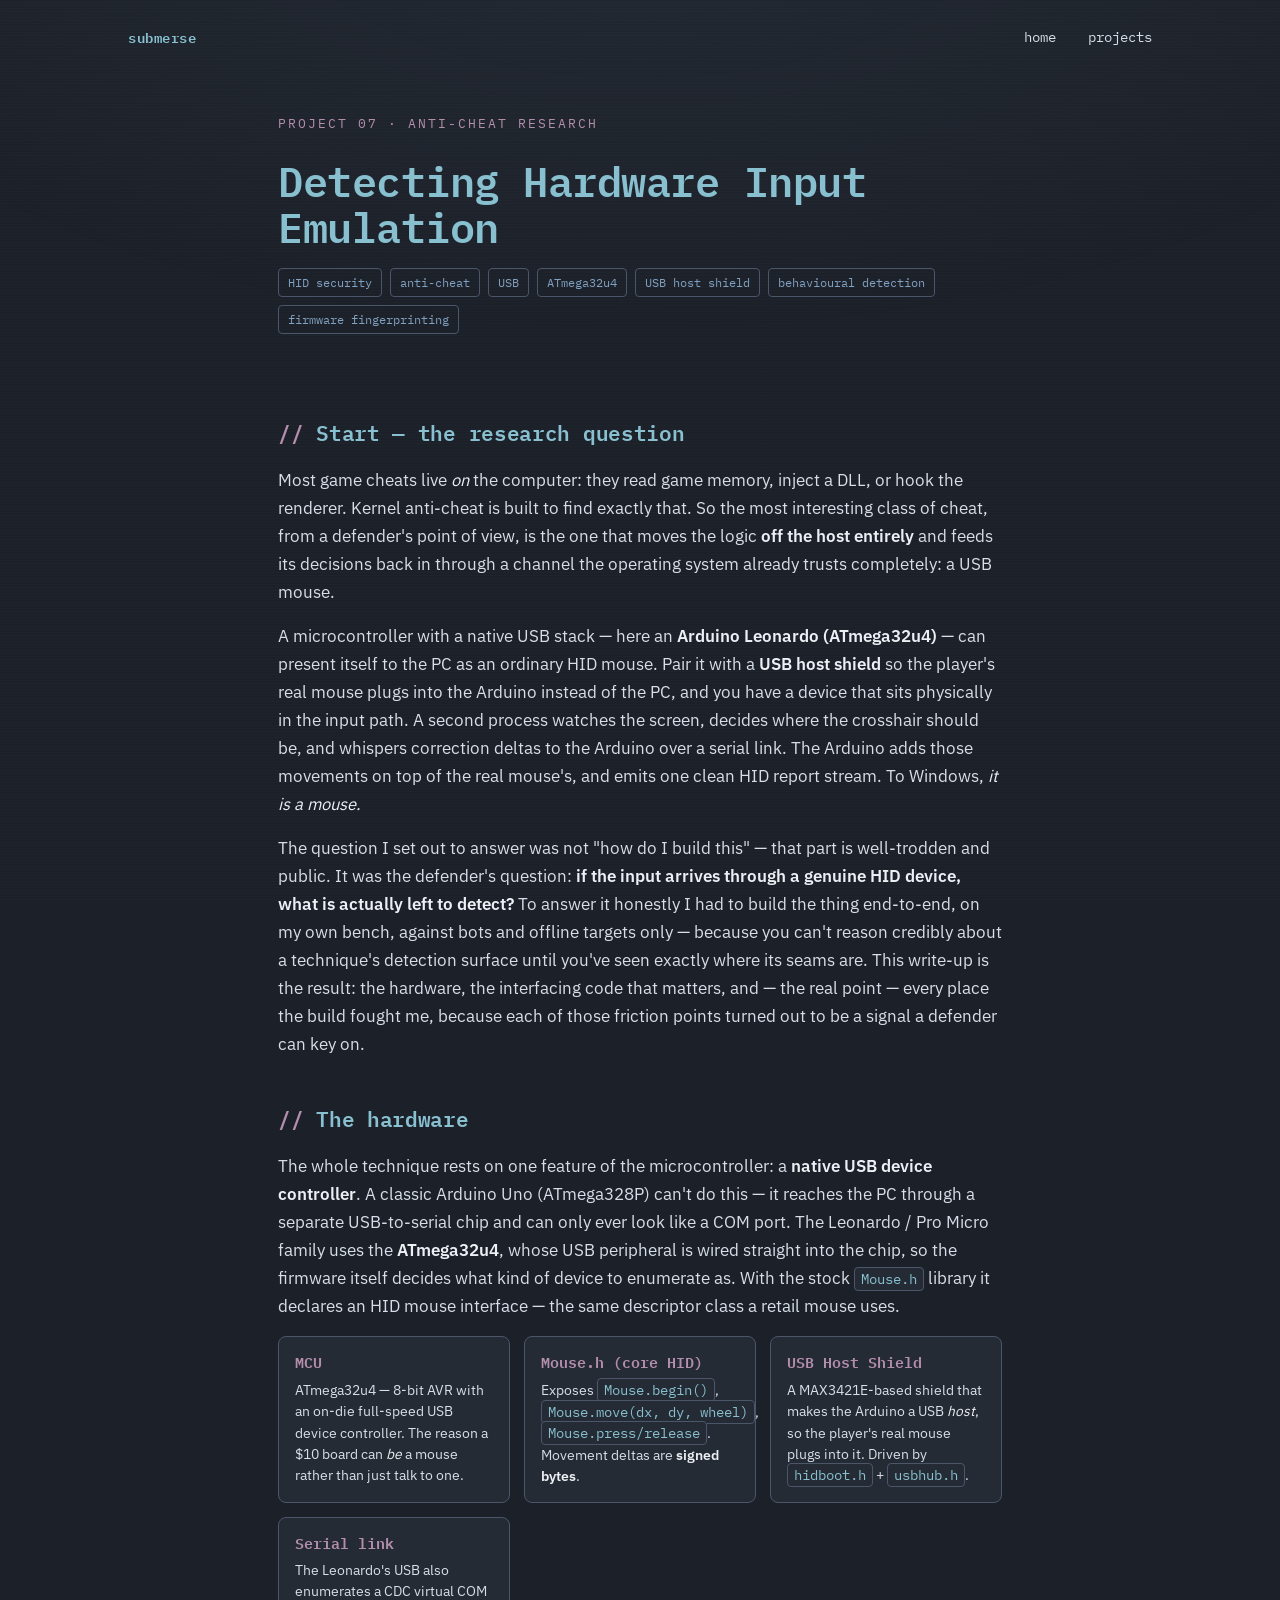
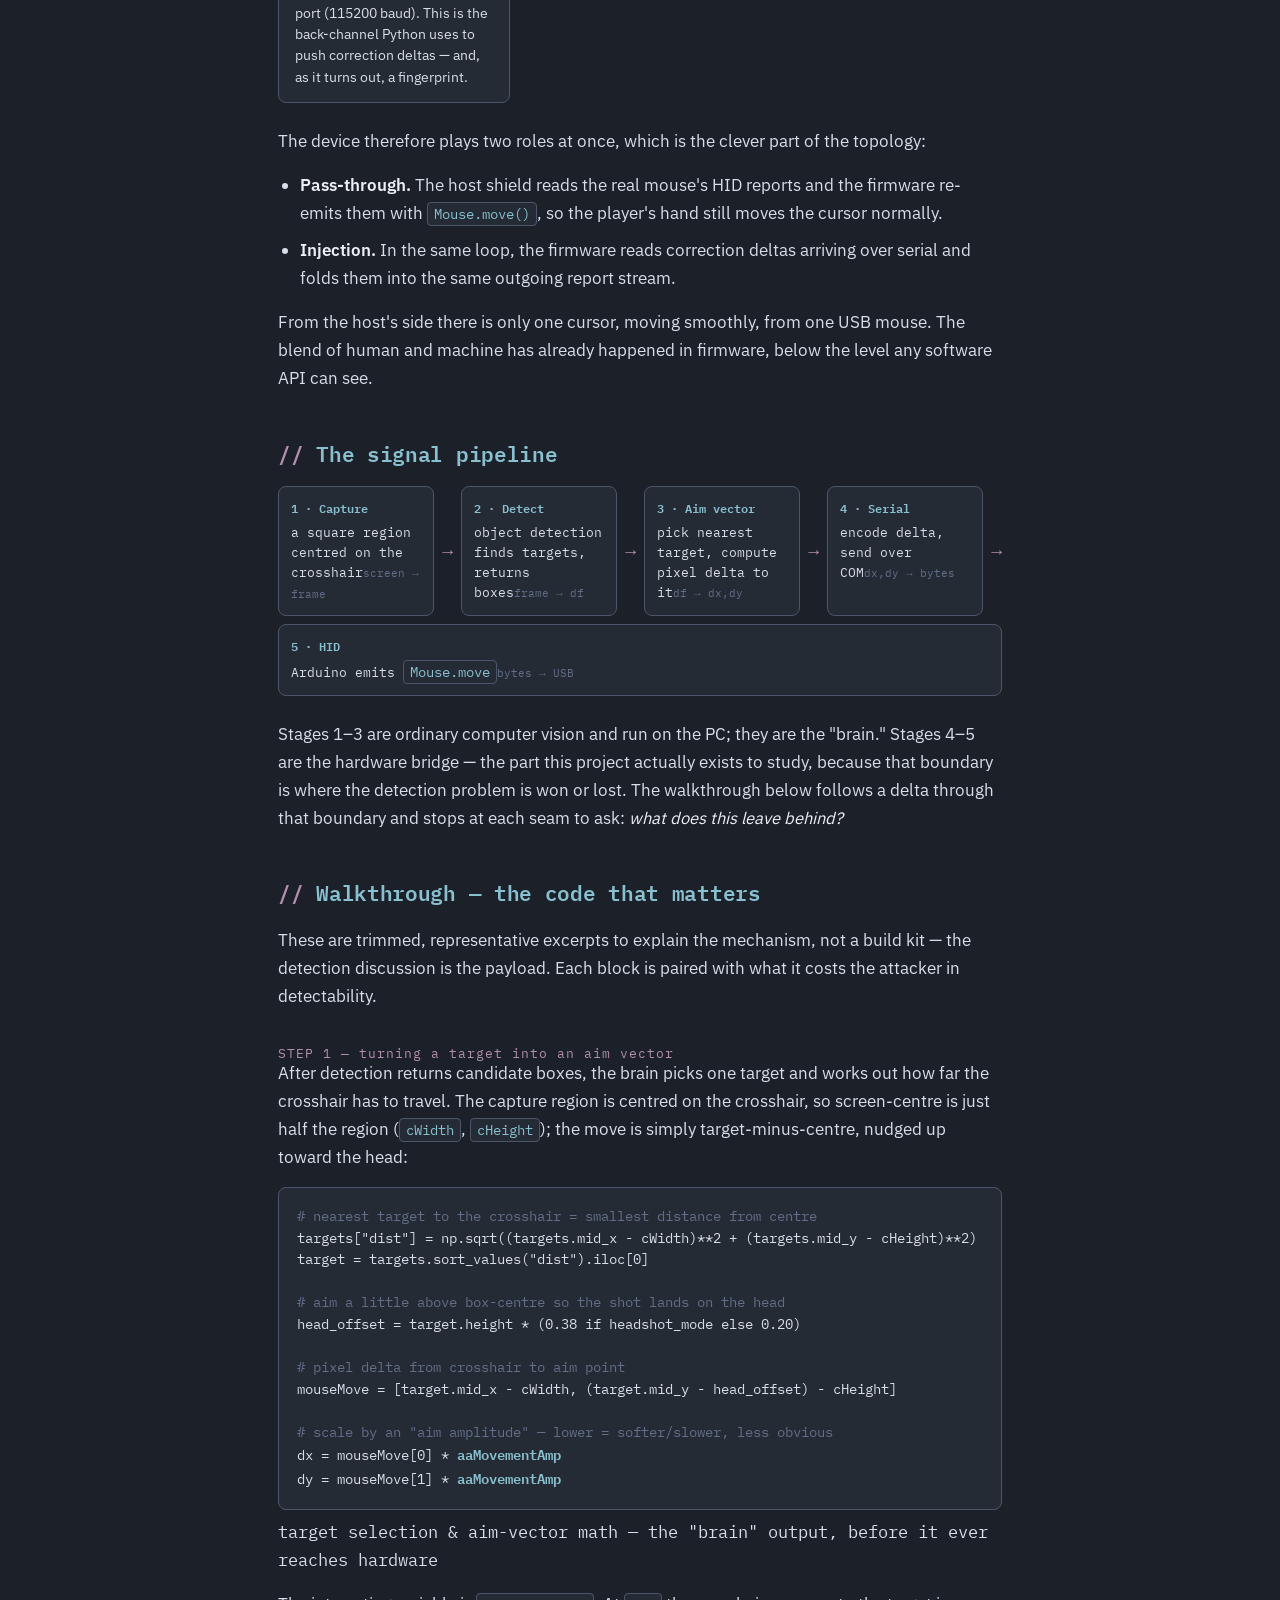
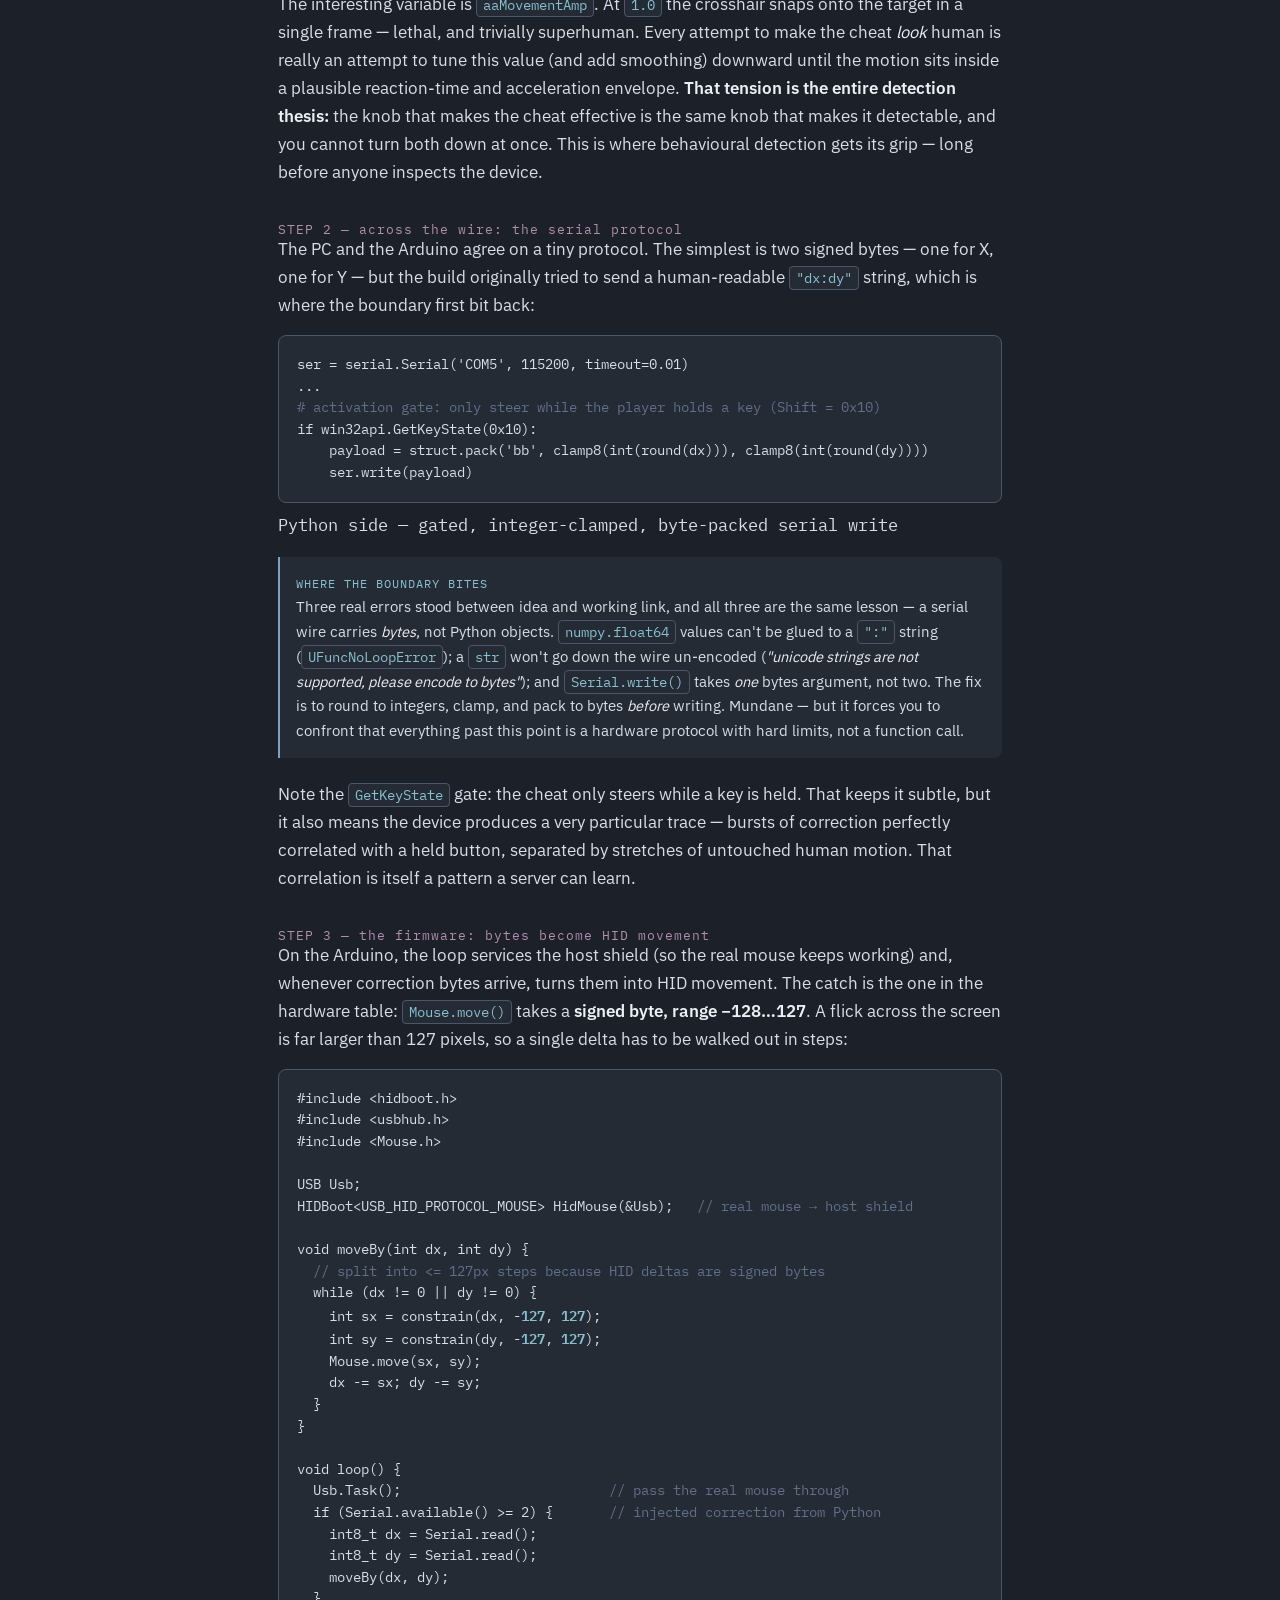
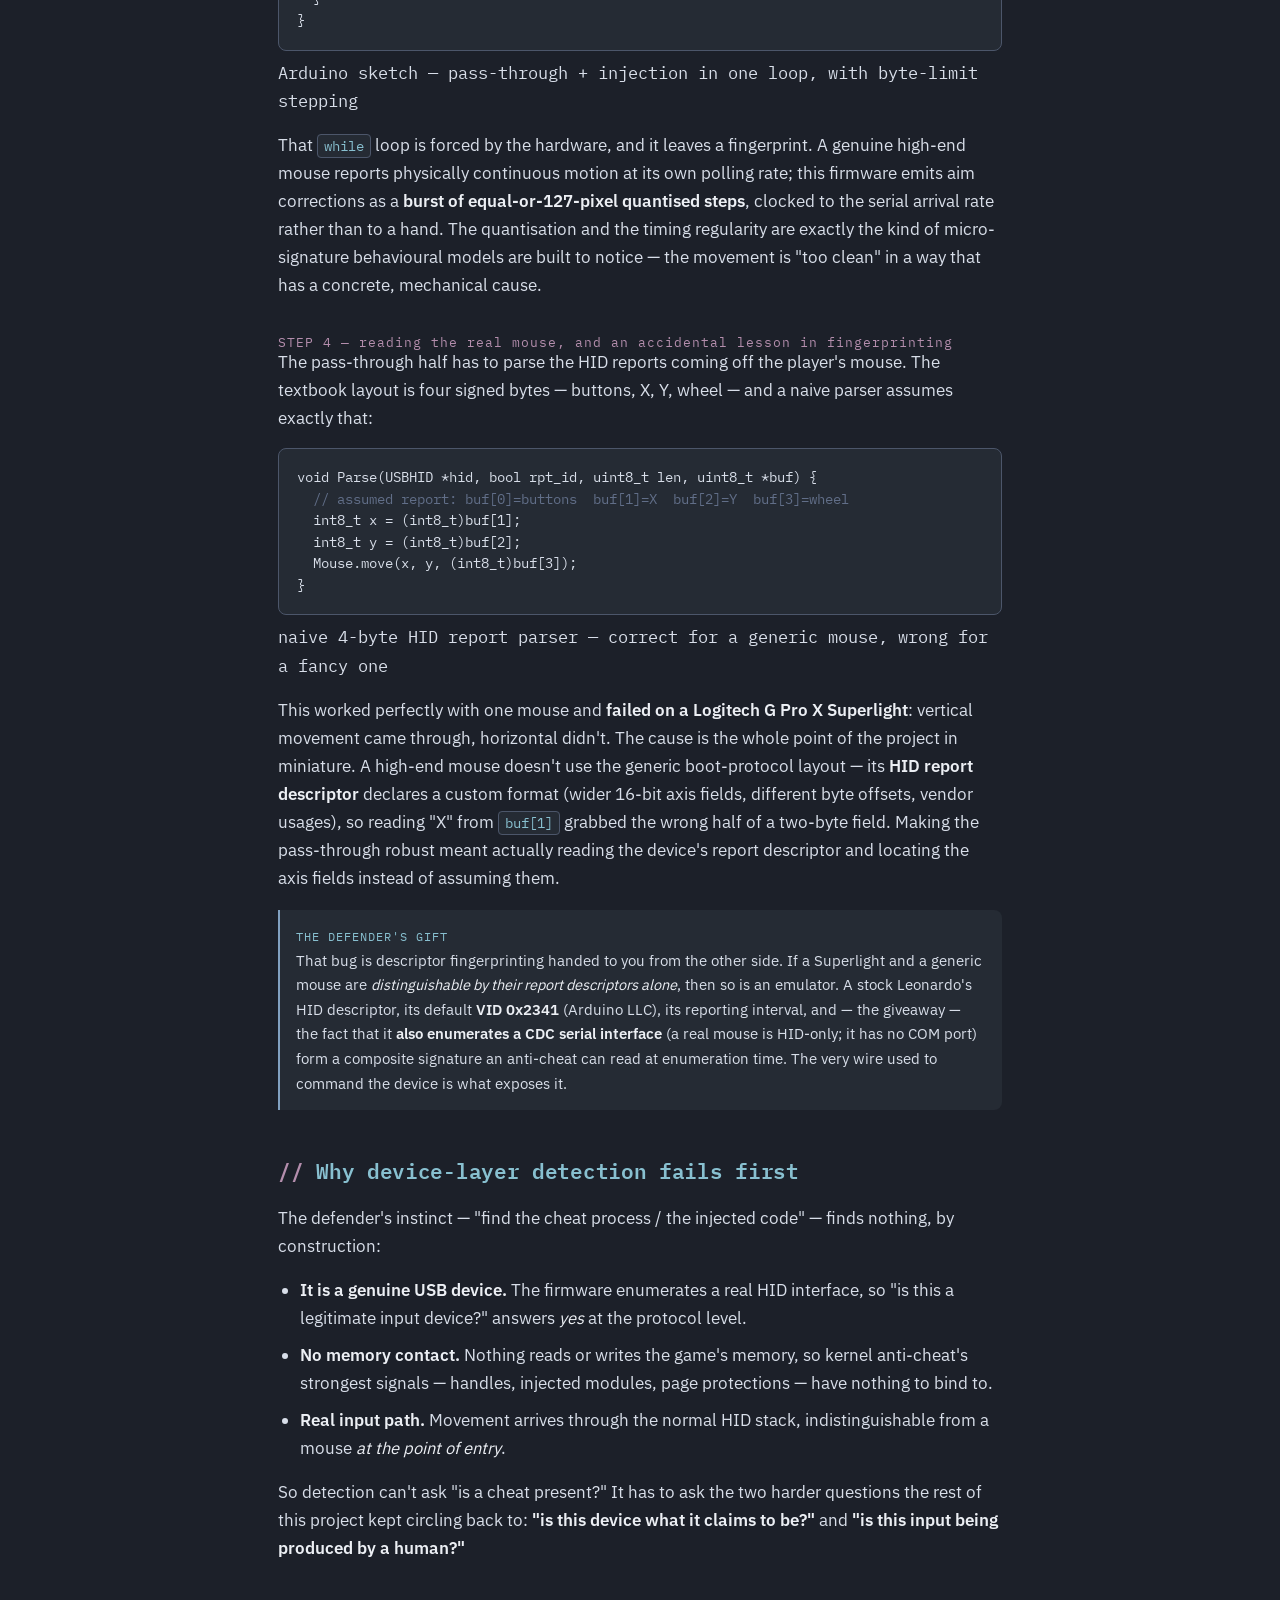
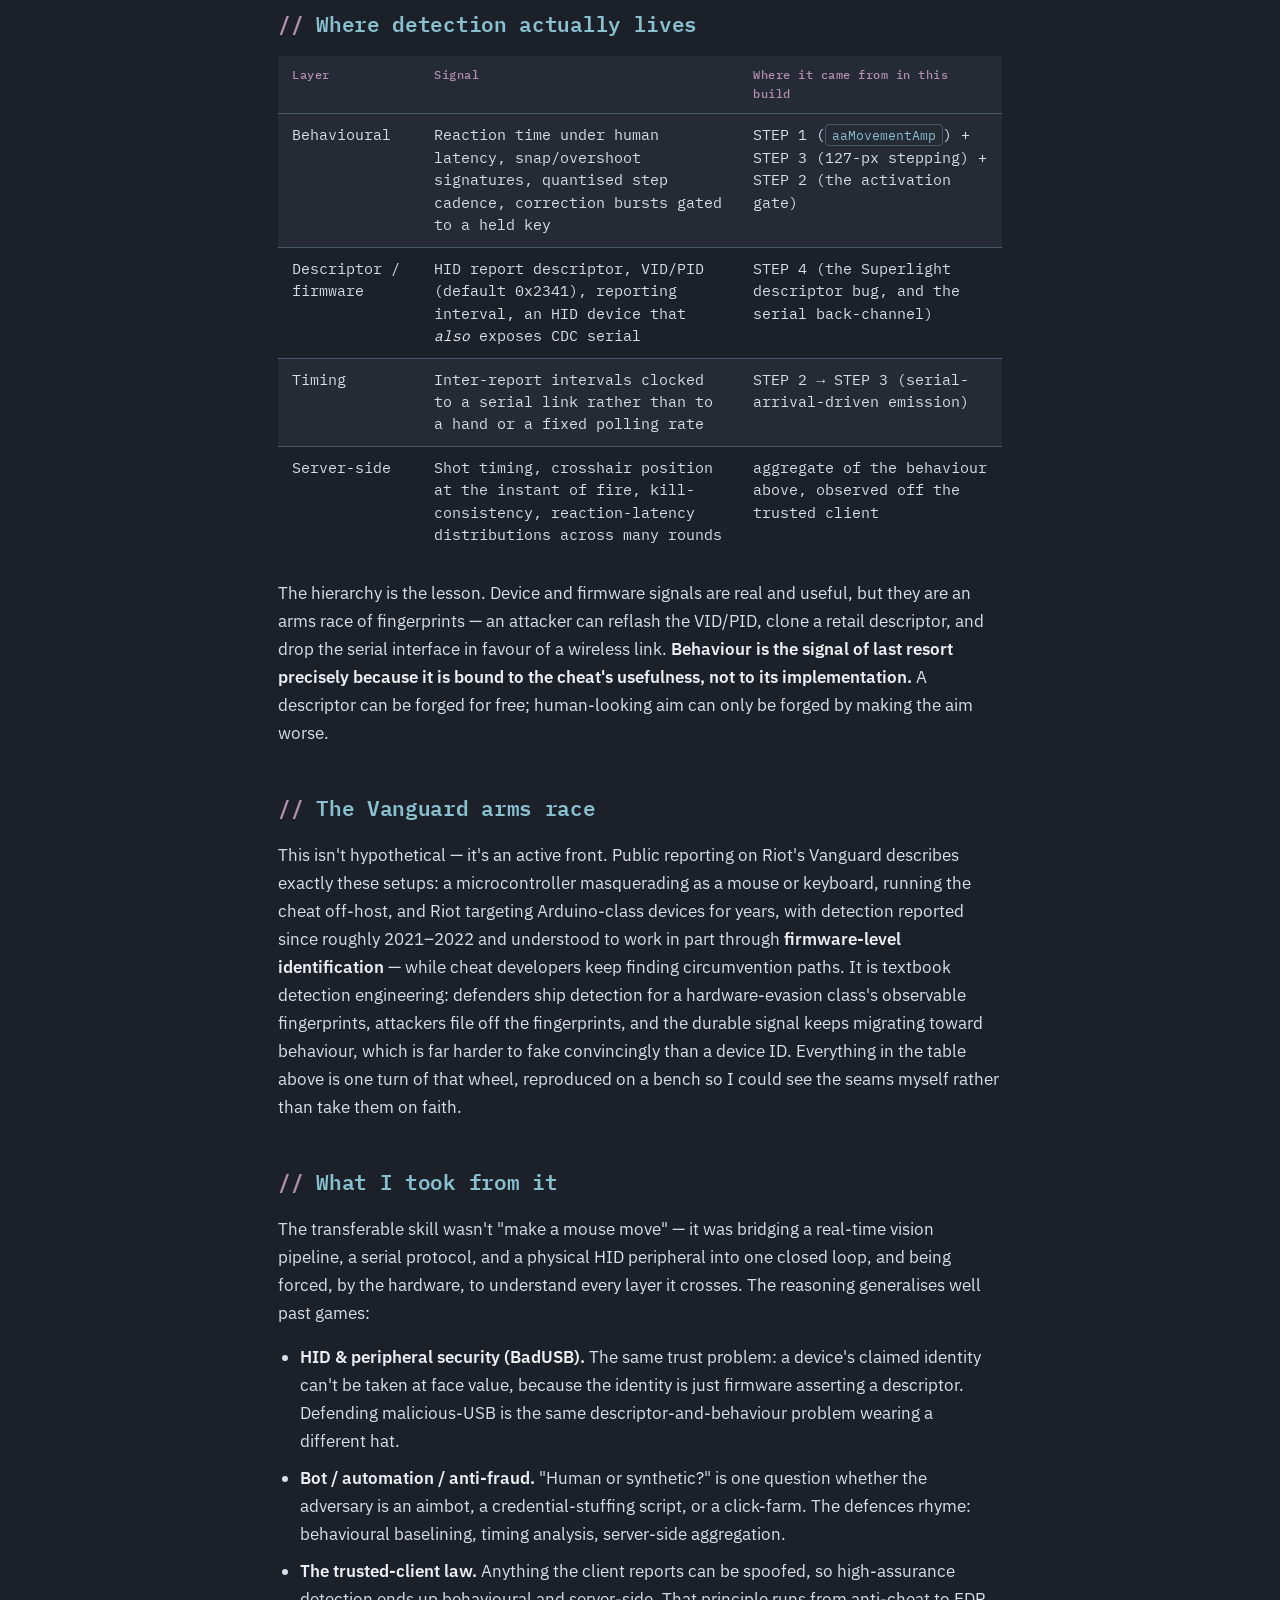
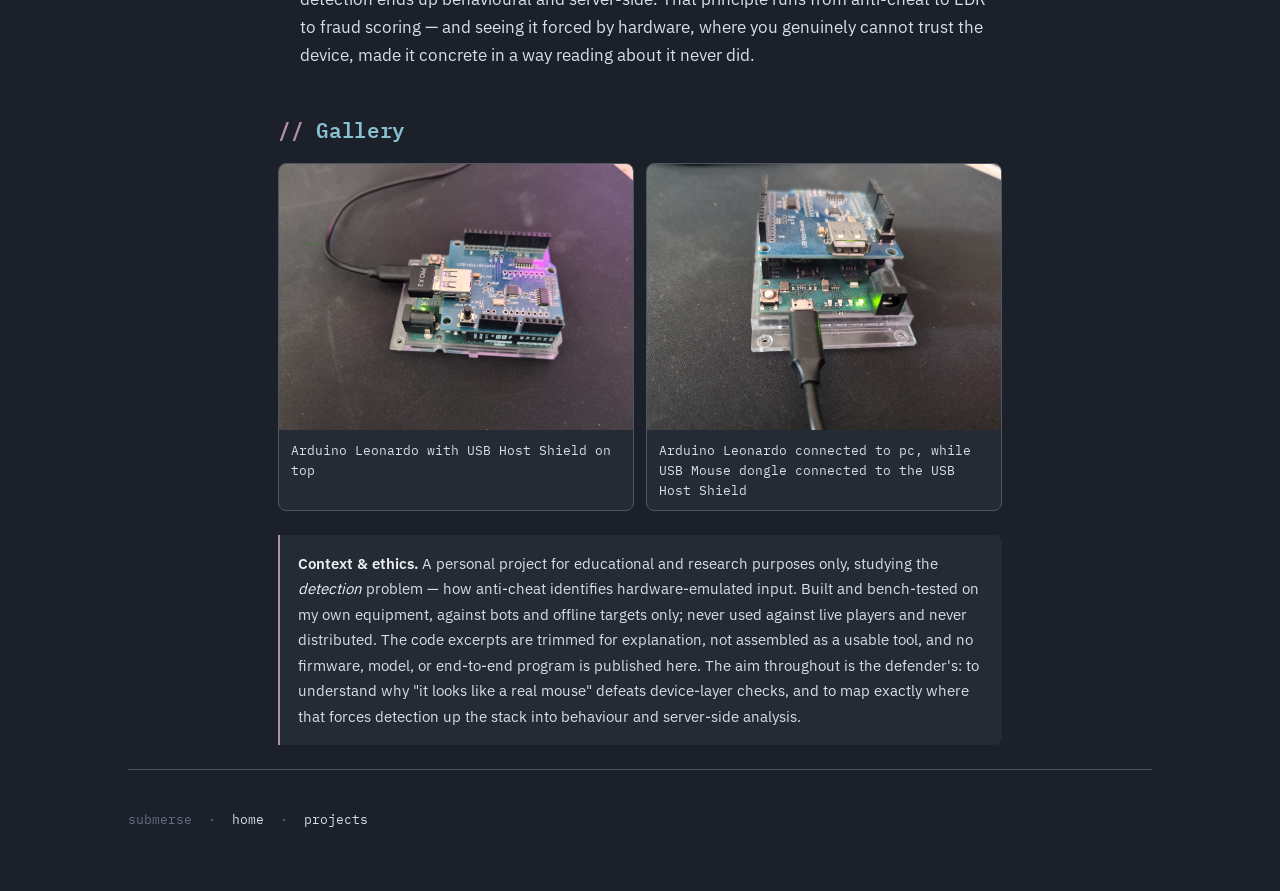
<file: projects/hardware-input-detection.html>
<!DOCTYPE html>
<html lang="en">
<head>
<meta charset="UTF-8">
<meta name="viewport" content="width=device-width, initial-scale=1.0">
<title>Detecting Hardware Input Emulation // submerse</title>
<link rel="stylesheet" href="../style.css">
<style>
  /* page-local additions, built from the shared Nord tokens */
  table { width:100%; border-collapse:collapse; margin:8px 0 22px; font-family:var(--mono); font-size:13.5px; }
  th { text-align:left; color:var(--accent); border-bottom:2px solid var(--line); padding:8px 10px; }
  td { color:var(--text-dim); border-bottom:1px solid var(--line); padding:7px 10px; vertical-align:top; }
  tr:nth-child(even) td { background:var(--bg-card); }
  .spec-grid { display:grid; grid-template-columns:repeat(auto-fill,minmax(210px,1fr)); gap:14px; margin:10px 0 24px; }
  .spec-card { background:var(--bg-card); border:1px solid var(--line); border-radius:8px; padding:14px 16px; }
  .spec-card .k { font-family:var(--mono); color:var(--magenta); font-size:0.92rem; font-weight:600; margin-bottom:5px; }
  .spec-card .v { font-family:var(--sans); color:var(--text-dim); font-size:0.86rem; line-height:1.55; }
  .flow { display:flex; flex-wrap:wrap; align-items:stretch; gap:8px; margin:10px 0 24px; font-family:var(--mono); }
  .flow .node { flex:1 1 130px; background:var(--bg-card); border:1px solid var(--line); border-radius:8px;
                padding:12px 12px; font-size:12.5px; color:var(--text-dim); }
  .flow .node b { display:block; color:var(--accent); font-size:12px; margin-bottom:4px; }
  .flow .node small { color:var(--text-faint); font-size:11px; }
  .flow .arrow { align-self:center; color:var(--magenta); font-family:var(--mono); font-size:18px; }
  .codecap { font-family:var(--mono); font-size:12.5px; color:var(--text-faint); margin:-8px 0 22px; }
  .step { font-family:var(--mono); color:var(--magenta); font-size:13px; letter-spacing:1px; margin:34px 0 -6px; }
  .pitfall { border-left:2px solid var(--accent-dim); background:var(--bg-card);
             padding:14px 16px; border-radius:0 8px 8px 0; margin:18px 0 22px; }
  .pitfall p { margin:0; font-size:14.5px; }
  .pitfall .lbl { font-family:var(--mono); color:var(--accent); font-size:12px; letter-spacing:1px; text-transform:uppercase; }
  .doc pre b.hl { color:var(--accent); font-weight:600; }
  .doc pre i.cm { color:var(--text-faint); font-style:normal; }
</style>
</head>
<body>

<div class="wrap">
  <nav>
    <span class="logo">submerse</span>
    <div class="links">
      <a href="../index.html">home</a>
      <a href="../index.html#projects">projects</a>
    </div>
  </nav>
</div>

<div class="wrap narrow doc">

  <header>
    <div class="tag">project 07 · anti-cheat research</div>
    <h1>Detecting Hardware Input Emulation</h1>
    <div class="meta">
      <span>HID security</span><span>anti-cheat</span><span>USB</span>
      <span>ATmega32u4</span><span>USB host shield</span><span>behavioural detection</span><span>firmware fingerprinting</span>
    </div>
  </header>

  <!-- ============================ START ============================ -->
  <h2>Start — the research question</h2>
  <p>
    Most game cheats live <em>on</em> the computer: they read game memory, inject a DLL, or hook the
    renderer. Kernel anti-cheat is built to find exactly that. So the most interesting class of cheat,
    from a defender's point of view, is the one that moves the logic <strong>off the host entirely</strong>
    and feeds its decisions back in through a channel the operating system already trusts completely: a
    USB mouse.
  </p>
  <p>
    A microcontroller with a native USB stack — here an <strong>Arduino Leonardo (ATmega32u4)</strong> —
    can present itself to the PC as an ordinary HID mouse. Pair it with a <strong>USB host shield</strong>
    so the player's real mouse plugs into the Arduino instead of the PC, and you have a device that sits
    physically in the input path. A second process watches the screen, decides where the crosshair should
    be, and whispers correction deltas to the Arduino over a serial link. The Arduino adds those movements
    on top of the real mouse's, and emits one clean HID report stream. To Windows, <em>it is a mouse.</em>
  </p>
  <p>
    The question I set out to answer was not "how do I build this" — that part is well-trodden and public.
    It was the defender's question: <strong>if the input arrives through a genuine HID device, what is
    actually left to detect?</strong> To answer it honestly I had to build the thing end-to-end, on my own
    bench, against bots and offline targets only — because you can't reason credibly about a technique's
    detection surface until you've seen exactly where its seams are. This write-up is the result: the
    hardware, the interfacing code that matters, and — the real point — every place the build fought me,
    because each of those friction points turned out to be a signal a defender can key on.
  </p>

  <!-- ============================ MIDDLE ============================ -->
  <h2>The hardware</h2>
  <p>
    The whole technique rests on one feature of the microcontroller: a <strong>native USB device
    controller</strong>. A classic Arduino Uno (ATmega328P) can't do this — it reaches the PC through a
    separate USB-to-serial chip and can only ever look like a COM port. The Leonardo / Pro Micro family
    uses the <strong>ATmega32u4</strong>, whose USB peripheral is wired straight into the chip, so the
    firmware itself decides what kind of device to enumerate as. With the stock <code>Mouse.h</code>
    library it declares an HID mouse interface — the same descriptor class a retail mouse uses.
  </p>

  <div class="spec-grid">
    <div class="spec-card"><div class="k">MCU</div><div class="v">ATmega32u4 — 8-bit AVR with an on-die full-speed USB device controller. The reason a $10 board can <em>be</em> a mouse rather than just talk to one.</div></div>
    <div class="spec-card"><div class="k">Mouse.h (core HID)</div><div class="v">Exposes <code>Mouse.begin()</code>, <code>Mouse.move(dx,&nbsp;dy,&nbsp;wheel)</code>, <code>Mouse.press/release</code>. Movement deltas are <strong>signed bytes</strong>.</div></div>
    <div class="spec-card"><div class="k">USB Host Shield</div><div class="v">A MAX3421E-based shield that makes the Arduino a USB <em>host</em>, so the player's real mouse plugs into it. Driven by <code>hidboot.h</code> + <code>usbhub.h</code>.</div></div>
    <div class="spec-card"><div class="k">Serial link</div><div class="v">The Leonardo's USB also enumerates a CDC virtual COM port (115200 baud). This is the back-channel Python uses to push correction deltas — and, as it turns out, a fingerprint.</div></div>
  </div>

  <p>The device therefore plays two roles at once, which is the clever part of the topology:</p>
  <ul>
    <li><strong>Pass-through.</strong> The host shield reads the real mouse's HID reports and the firmware
      re-emits them with <code>Mouse.move()</code>, so the player's hand still moves the cursor normally.</li>
    <li><strong>Injection.</strong> In the same loop, the firmware reads correction deltas arriving over
      serial and folds them into the same outgoing report stream.</li>
  </ul>
  <p>From the host's side there is only one cursor, moving smoothly, from one USB mouse. The blend of human and machine has already happened in firmware, below the level any software API can see.</p>

  <h2>The signal pipeline</h2>
  <div class="flow">
    <div class="node"><b>1 · Capture</b>a square region centred on the crosshair<small>screen → frame</small></div>
    <div class="arrow">→</div>
    <div class="node"><b>2 · Detect</b>object detection finds targets, returns boxes<small>frame → df</small></div>
    <div class="arrow">→</div>
    <div class="node"><b>3 · Aim vector</b>pick nearest target, compute pixel delta to it<small>df → dx,dy</small></div>
    <div class="arrow">→</div>
    <div class="node"><b>4 · Serial</b>encode delta, send over COM<small>dx,dy → bytes</small></div>
    <div class="arrow">→</div>
    <div class="node"><b>5 · HID</b>Arduino emits <code>Mouse.move</code><small>bytes → USB</small></div>
  </div>
  <p>
    Stages 1–3 are ordinary computer vision and run on the PC; they are the "brain." Stages 4–5 are the
    hardware bridge — the part this project actually exists to study, because that boundary is where the
    detection problem is won or lost. The walkthrough below follows a delta through that boundary and stops
    at each seam to ask: <em>what does this leave behind?</em>
  </p>

  <h2>Walkthrough — the code that matters</h2>
  <p>
    These are trimmed, representative excerpts to explain the mechanism, not a build kit — the detection
    discussion is the payload. Each block is paired with what it costs the attacker in detectability.
  </p>

  <div class="step">STEP 1 — turning a target into an aim vector</div>
  <p>
    After detection returns candidate boxes, the brain picks one target and works out how far the crosshair
    has to travel. The capture region is centred on the crosshair, so screen-centre is just half the region
    (<code>cWidth</code>, <code>cHeight</code>); the move is simply target-minus-centre, nudged up toward the
    head:
  </p>
  <pre><i class="cm"># nearest target to the crosshair = smallest distance from centre</i>
targets["dist"] = np.sqrt((targets.mid_x - cWidth)**2 + (targets.mid_y - cHeight)**2)
target = targets.sort_values("dist").iloc[0]

<i class="cm"># aim a little above box-centre so the shot lands on the head</i>
head_offset = target.height * (0.38 if headshot_mode else 0.20)

<i class="cm"># pixel delta from crosshair to aim point</i>
mouseMove = [target.mid_x - cWidth, (target.mid_y - head_offset) - cHeight]

<i class="cm"># scale by an "aim amplitude" — lower = softer/slower, less obvious</i>
dx = mouseMove[0] * <b class="hl">aaMovementAmp</b>
dy = mouseMove[1] * <b class="hl">aaMovementAmp</b></pre>
  <p class="codecap">target selection &amp; aim-vector math — the "brain" output, before it ever reaches hardware</p>
  <p>
    The interesting variable is <code>aaMovementAmp</code>. At <code>1.0</code> the crosshair snaps onto the
    target in a single frame — lethal, and trivially superhuman. Every attempt to make the cheat
    <em>look</em> human is really an attempt to tune this value (and add smoothing) downward until the motion
    sits inside a plausible reaction-time and acceleration envelope. <strong>That tension is the entire
    detection thesis:</strong> the knob that makes the cheat effective is the same knob that makes it
    detectable, and you cannot turn both down at once. This is where behavioural detection gets its grip —
    long before anyone inspects the device.
  </p>

  <div class="step">STEP 2 — across the wire: the serial protocol</div>
  <p>
    The PC and the Arduino agree on a tiny protocol. The simplest is two signed bytes — one for X, one for
    Y — but the build originally tried to send a human-readable <code>"dx:dy"</code> string, which is where
    the boundary first bit back:
  </p>
  <pre>ser = serial.Serial('COM5', 115200, timeout=0.01)
...
<i class="cm"># activation gate: only steer while the player holds a key (Shift = 0x10)</i>
if win32api.GetKeyState(0x10):
    payload = struct.pack('bb', clamp8(int(round(dx))), clamp8(int(round(dy))))
    ser.write(payload)</pre>
  <p class="codecap">Python side — gated, integer-clamped, byte-packed serial write</p>
  <div class="pitfall">
    <p><span class="lbl">Where the boundary bites</span><br>
      Three real errors stood between idea and working link, and all three are the same lesson — a serial
      wire carries <em>bytes</em>, not Python objects. <code>numpy.float64</code> values can't be glued to a
      <code>":"</code> string (<code>UFuncNoLoopError</code>); a <code>str</code> won't go down the wire
      un-encoded (<em>"unicode strings are not supported, please encode to bytes"</em>); and
      <code>Serial.write()</code> takes <em>one</em> bytes argument, not two. The fix is to round to
      integers, clamp, and pack to bytes <em>before</em> writing. Mundane — but it forces you to confront
      that everything past this point is a hardware protocol with hard limits, not a function call.</p>
  </div>
  <p>
    Note the <code>GetKeyState</code> gate: the cheat only steers while a key is held. That keeps it subtle,
    but it also means the device produces a very particular trace — bursts of correction perfectly
    correlated with a held button, separated by stretches of untouched human motion. That correlation is
    itself a pattern a server can learn.
  </p>

  <div class="step">STEP 3 — the firmware: bytes become HID movement</div>
  <p>
    On the Arduino, the loop services the host shield (so the real mouse keeps working) and, whenever
    correction bytes arrive, turns them into HID movement. The catch is the one in the hardware table:
    <code>Mouse.move()</code> takes a <strong>signed byte, range −128…127</strong>. A flick across the
    screen is far larger than 127 pixels, so a single delta has to be walked out in steps:
  </p>
  <pre>#include &lt;hidboot.h&gt;
#include &lt;usbhub.h&gt;
#include &lt;Mouse.h&gt;

USB Usb;
HIDBoot&lt;USB_HID_PROTOCOL_MOUSE&gt; HidMouse(&amp;Usb);   <i class="cm">// real mouse → host shield</i>

void moveBy(int dx, int dy) {
  <i class="cm">// split into <= 127px steps because HID deltas are signed bytes</i>
  while (dx != 0 || dy != 0) {
    int sx = constrain(dx, -<b class="hl">127</b>, <b class="hl">127</b>);
    int sy = constrain(dy, -<b class="hl">127</b>, <b class="hl">127</b>);
    Mouse.move(sx, sy);
    dx -= sx; dy -= sy;
  }
}

void loop() {
  Usb.Task();                          <i class="cm">// pass the real mouse through</i>
  if (Serial.available() &gt;= 2) {       <i class="cm">// injected correction from Python</i>
    int8_t dx = Serial.read();
    int8_t dy = Serial.read();
    moveBy(dx, dy);
  }
}</pre>
  <p class="codecap">Arduino sketch — pass-through + injection in one loop, with byte-limit stepping</p>
  <p>
    That <code>while</code> loop is forced by the hardware, and it leaves a fingerprint. A genuine
    high-end mouse reports physically continuous motion at its own polling rate; this firmware emits aim
    corrections as a <strong>burst of equal-or-127-pixel quantised steps</strong>, clocked to the serial
    arrival rate rather than to a hand. The quantisation and the timing regularity are exactly the kind of
    micro-signature behavioural models are built to notice — the movement is "too clean" in a way that has
    a concrete, mechanical cause.
  </p>

  <div class="step">STEP 4 — reading the real mouse, and an accidental lesson in fingerprinting</div>
  <p>
    The pass-through half has to parse the HID reports coming off the player's mouse. The textbook layout is
    four signed bytes — buttons, X, Y, wheel — and a naive parser assumes exactly that:
  </p>
  <pre>void Parse(USBHID *hid, bool rpt_id, uint8_t len, uint8_t *buf) {
  <i class="cm">// assumed report: buf[0]=buttons  buf[1]=X  buf[2]=Y  buf[3]=wheel</i>
  int8_t x = (int8_t)buf[1];
  int8_t y = (int8_t)buf[2];
  Mouse.move(x, y, (int8_t)buf[3]);
}</pre>
  <p class="codecap">naive 4-byte HID report parser — correct for a generic mouse, wrong for a fancy one</p>
  <p>
    This worked perfectly with one mouse and <strong>failed on a Logitech G&nbsp;Pro&nbsp;X Superlight</strong>:
    vertical movement came through, horizontal didn't. The cause is the whole point of the project in
    miniature. A high-end mouse doesn't use the generic boot-protocol layout — its <strong>HID report
    descriptor</strong> declares a custom format (wider 16-bit axis fields, different byte offsets, vendor
    usages), so reading "X" from <code>buf[1]</code> grabbed the wrong half of a two-byte field. Making the
    pass-through robust meant actually reading the device's report descriptor and locating the axis fields
    instead of assuming them.
  </p>
  <div class="pitfall">
    <p><span class="lbl">The defender's gift</span><br>
      That bug is descriptor fingerprinting handed to you from the other side. If a Superlight and a generic
      mouse are <em>distinguishable by their report descriptors alone</em>, then so is an emulator. A stock
      Leonardo's HID descriptor, its default <strong>VID 0x2341</strong> (Arduino LLC), its reporting
      interval, and — the giveaway — the fact that it <strong>also enumerates a CDC serial interface</strong>
      (a real mouse is HID-only; it has no COM port) form a composite signature an anti-cheat can read at
      enumeration time. The very wire used to command the device is what exposes it.</p>
  </div>

  <!-- ============================ FINISH ============================ -->
  <h2>Why device-layer detection fails first</h2>
  <p>The defender's instinct — "find the cheat process / the injected code" — finds nothing, by construction:</p>
  <ul>
    <li><strong>It is a genuine USB device.</strong> The firmware enumerates a real HID interface, so "is this a legitimate input device?" answers <em>yes</em> at the protocol level.</li>
    <li><strong>No memory contact.</strong> Nothing reads or writes the game's memory, so kernel anti-cheat's strongest signals — handles, injected modules, page protections — have nothing to bind to.</li>
    <li><strong>Real input path.</strong> Movement arrives through the normal HID stack, indistinguishable from a mouse <em>at the point of entry</em>.</li>
  </ul>
  <p>
    So detection can't ask "is a cheat present?" It has to ask the two harder questions the rest of this
    project kept circling back to: <strong>"is this device what it claims to be?"</strong> and
    <strong>"is this input being produced by a human?"</strong>
  </p>

  <h2>Where detection actually lives</h2>
  <table>
    <tr><th>Layer</th><th>Signal</th><th>Where it came from in this build</th></tr>
    <tr><td>Behavioural</td><td>Reaction time under human latency, snap/overshoot signatures, quantised step cadence, correction bursts gated to a held key</td><td>STEP 1 (<code>aaMovementAmp</code>) + STEP 3 (127-px stepping) + STEP 2 (the activation gate)</td></tr>
    <tr><td>Descriptor / firmware</td><td>HID report descriptor, VID/PID (default 0x2341), reporting interval, an HID device that <em>also</em> exposes CDC serial</td><td>STEP 4 (the Superlight descriptor bug, and the serial back-channel)</td></tr>
    <tr><td>Timing</td><td>Inter-report intervals clocked to a serial link rather than to a hand or a fixed polling rate</td><td>STEP 2 → STEP 3 (serial-arrival-driven emission)</td></tr>
    <tr><td>Server-side</td><td>Shot timing, crosshair position at the instant of fire, kill-consistency, reaction-latency distributions across many rounds</td><td>aggregate of the behaviour above, observed off the trusted client</td></tr>
  </table>
  <p>
    The hierarchy is the lesson. Device and firmware signals are real and useful, but they are an arms race
    of fingerprints — an attacker can reflash the VID/PID, clone a retail descriptor, and drop the serial
    interface in favour of a wireless link. <strong>Behaviour is the signal of last resort precisely because
    it is bound to the cheat's usefulness, not to its implementation.</strong> A descriptor can be forged for
    free; human-looking aim can only be forged by making the aim worse.
  </p>

  <h2>The Vanguard arms race</h2>
  <p>
    This isn't hypothetical — it's an active front. Public reporting on Riot's Vanguard describes exactly
    these setups: a microcontroller masquerading as a mouse or keyboard, running the cheat off-host, and
    Riot targeting Arduino-class devices for years, with detection reported since roughly 2021–2022 and
    understood to work in part through <strong>firmware-level identification</strong> — while cheat
    developers keep finding circumvention paths. It is textbook detection engineering: defenders ship
    detection for a hardware-evasion class's observable fingerprints, attackers file off the fingerprints,
    and the durable signal keeps migrating toward behaviour, which is far harder to fake convincingly than a
    device ID. Everything in the table above is one turn of that wheel, reproduced on a bench so I could see
    the seams myself rather than take them on faith.
  </p>

  <h2>What I took from it</h2>
  <p>
    The transferable skill wasn't "make a mouse move" — it was bridging a real-time vision pipeline, a serial
    protocol, and a physical HID peripheral into one closed loop, and being forced, by the hardware, to
    understand every layer it crosses. The reasoning generalises well past games:
  </p>
  <ul>
    <li><strong>HID &amp; peripheral security (BadUSB).</strong> The same trust problem: a device's claimed identity can't be taken at face value, because the identity is just firmware asserting a descriptor. Defending malicious-USB is the same descriptor-and-behaviour problem wearing a different hat.</li>
    <li><strong>Bot / automation / anti-fraud.</strong> "Human or synthetic?" is one question whether the adversary is an aimbot, a credential-stuffing script, or a click-farm. The defences rhyme: behavioural baselining, timing analysis, server-side aggregation.</li>
    <li><strong>The trusted-client law.</strong> Anything the client reports can be spoofed, so high-assurance detection ends up behavioural and server-side. That principle runs from anti-cheat to EDR to fraud scoring — and seeing it forced by hardware, where you genuinely cannot trust the device, made it concrete in a way reading about it never did.</li>
  </ul>

  <h2>Gallery</h2>
  <div class="shots">

       <figure>
        <img src="img/arduino_hostshield.jpg" alt="Arduino + USB Host Shield">
        <figcaption>Arduino Leonardo with USB Host Shield on top</figcaption>
      </figure>
      <figure>
        <img src="img/arduino_hostshield_2.jpg" alt="Arduino + USB Host Shield">
        <figcaption>Arduino Leonardo connected to pc, while USB Mouse dongle connected to the USB Host Shield</figcaption>
      </figure>
      
    </div>

  <div class="note">
    <p><strong>Context &amp; ethics.</strong> A personal project for educational and research purposes only,
    studying the <em>detection</em> problem — how anti-cheat identifies hardware-emulated input. Built and
    bench-tested on my own equipment, against bots and offline targets only; never used against live players
    and never distributed. The code excerpts are trimmed for explanation, not assembled as a usable tool, and
    no firmware, model, or end-to-end program is published here. The aim throughout is the defender's: to
    understand why "it looks like a real mouse" defeats device-layer checks, and to map exactly where that
    forces detection up the stack into behaviour and server-side analysis.</p>
  </div>

</div>

<div class="wrap">
  <footer>
    <span>submerse</span> &nbsp;·&nbsp;
    <a href="../index.html">home</a> &nbsp;·&nbsp;
    <a href="../index.html#projects">projects</a>
  </footer>
</div>

<script src="../site.js"></script>
</body>
</html>
</file>
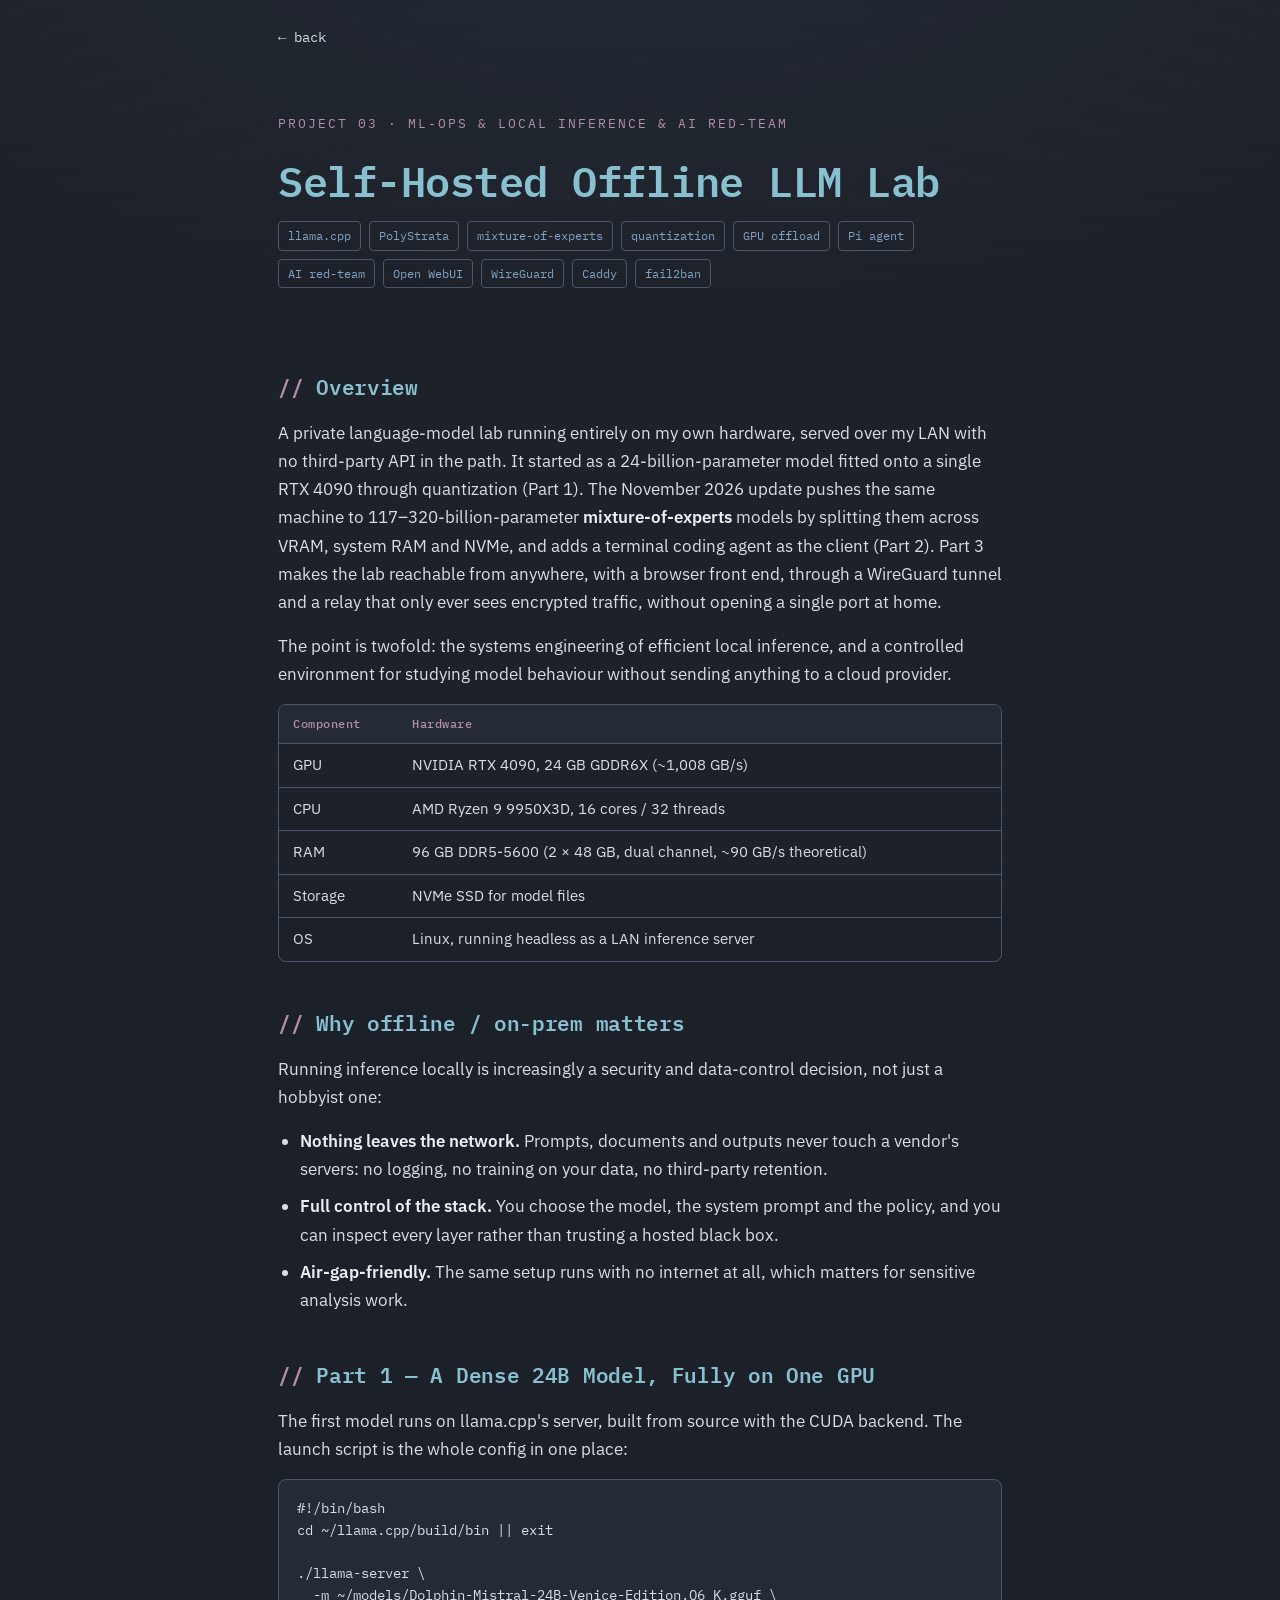
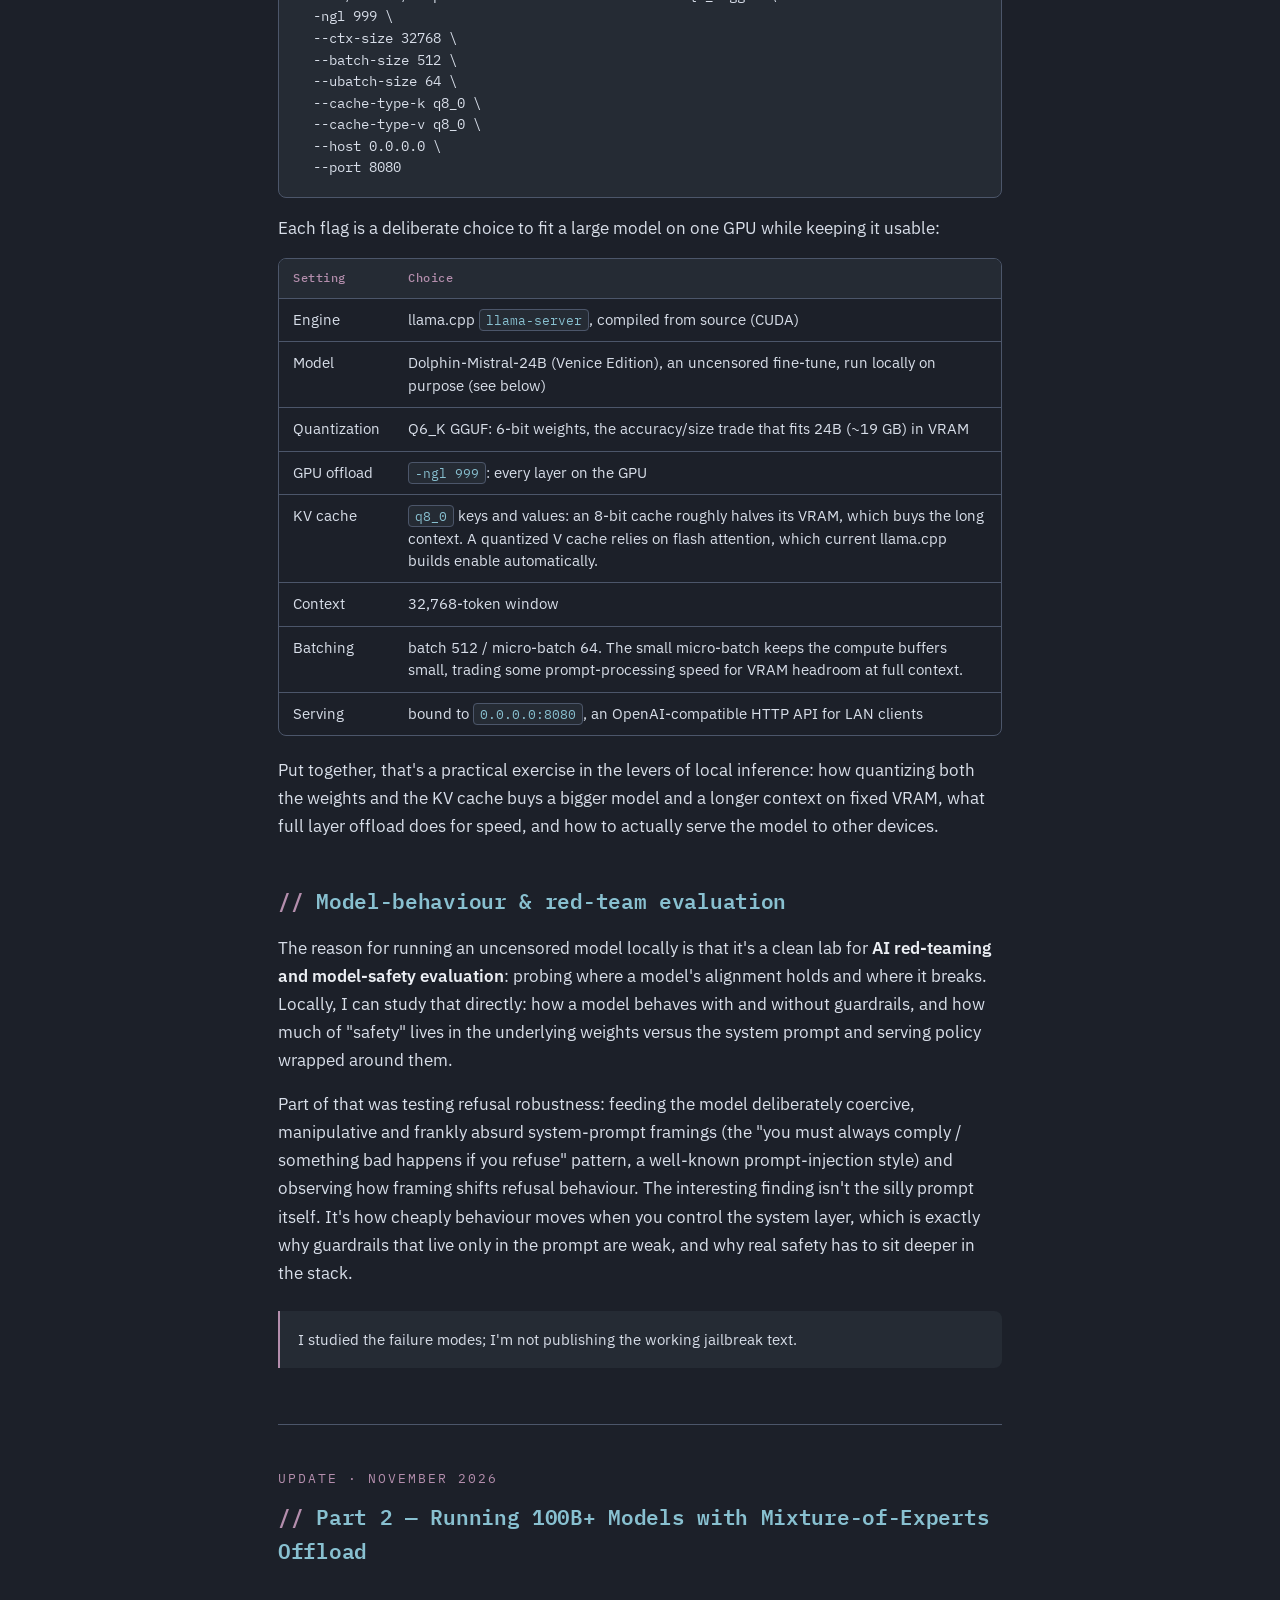
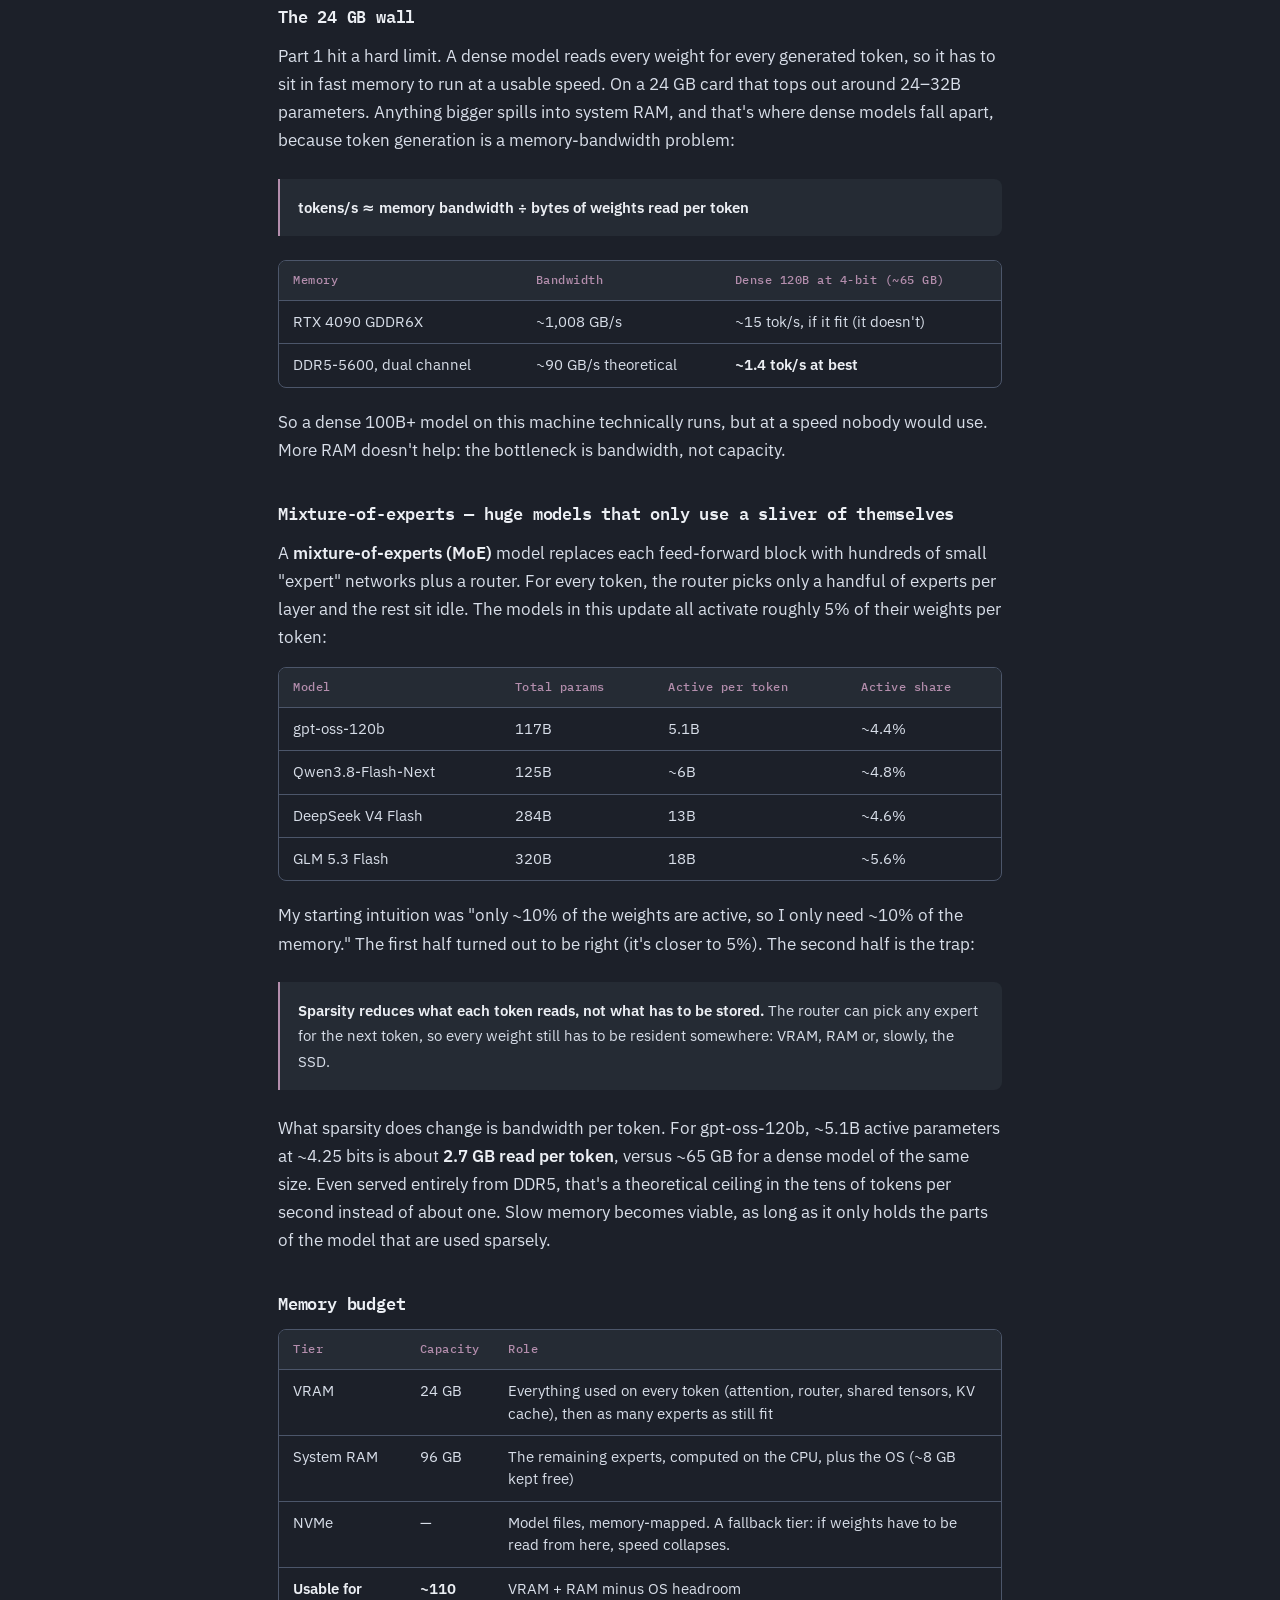
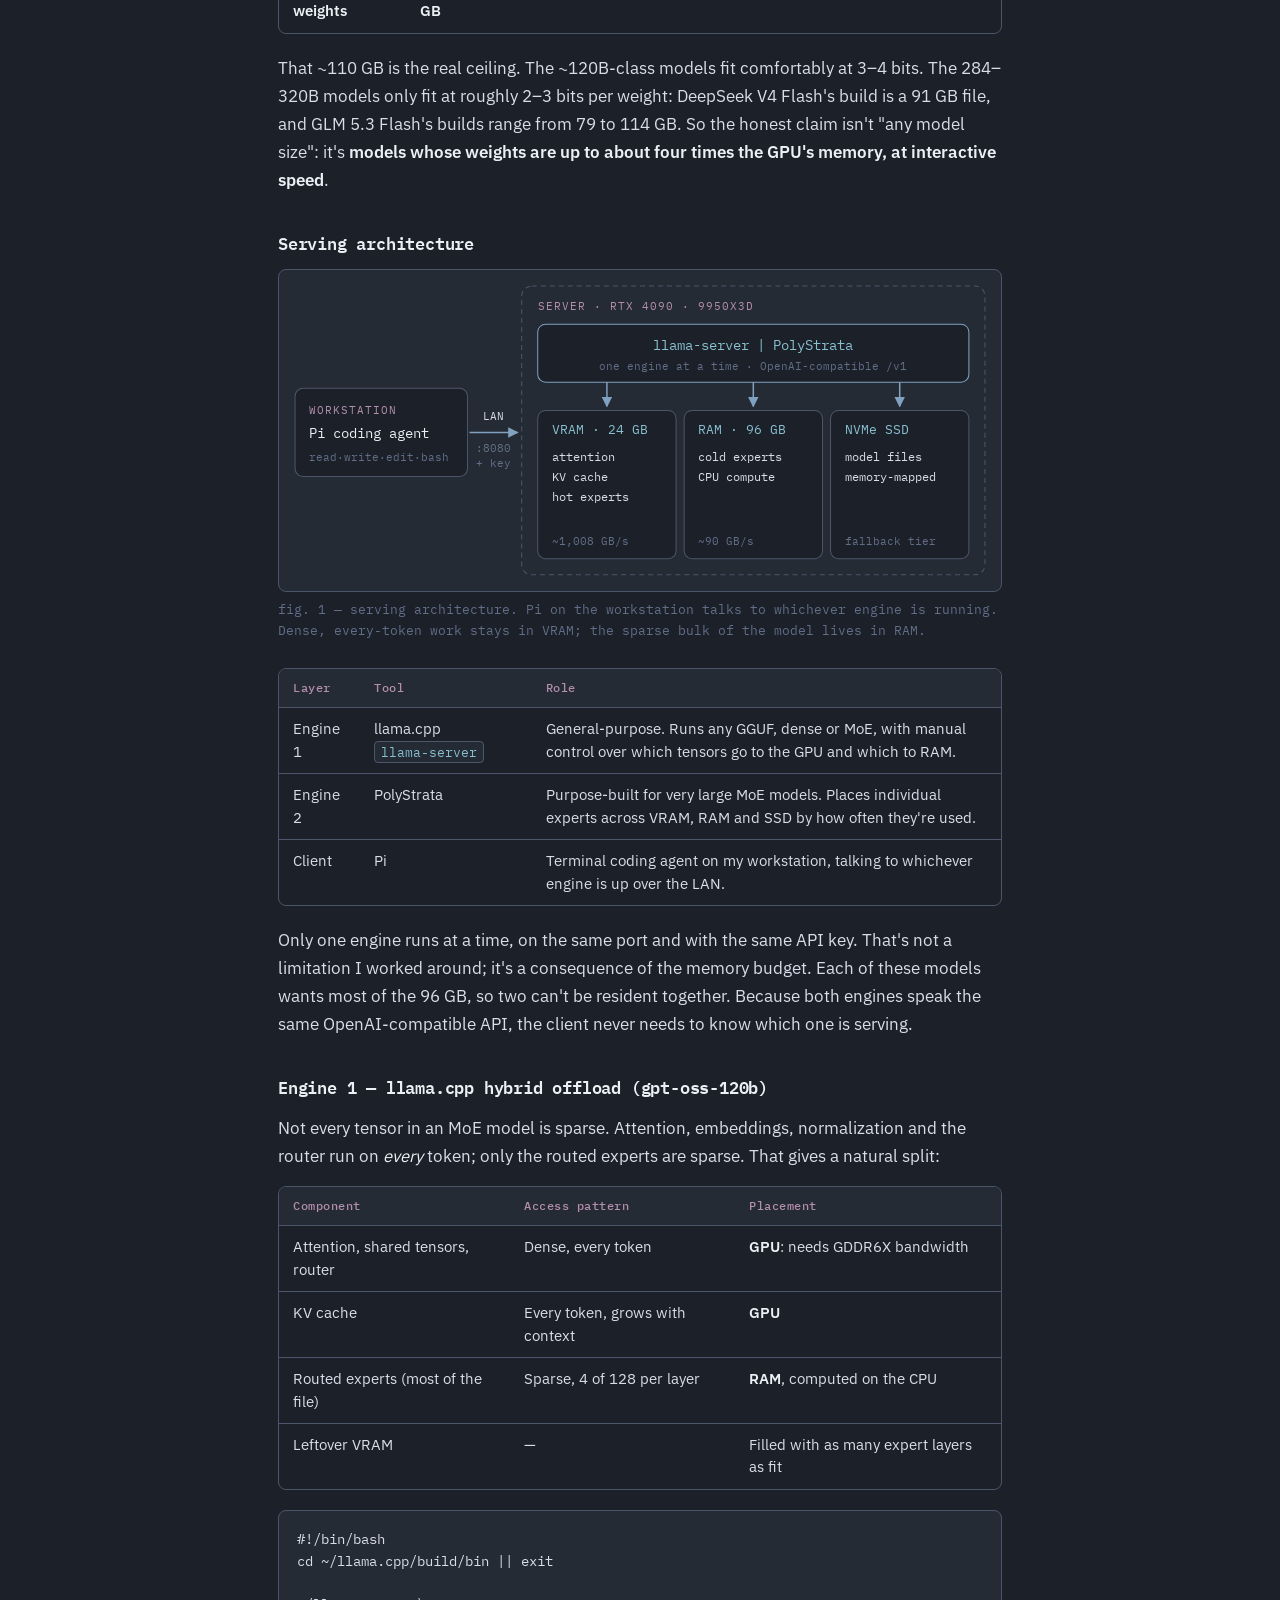
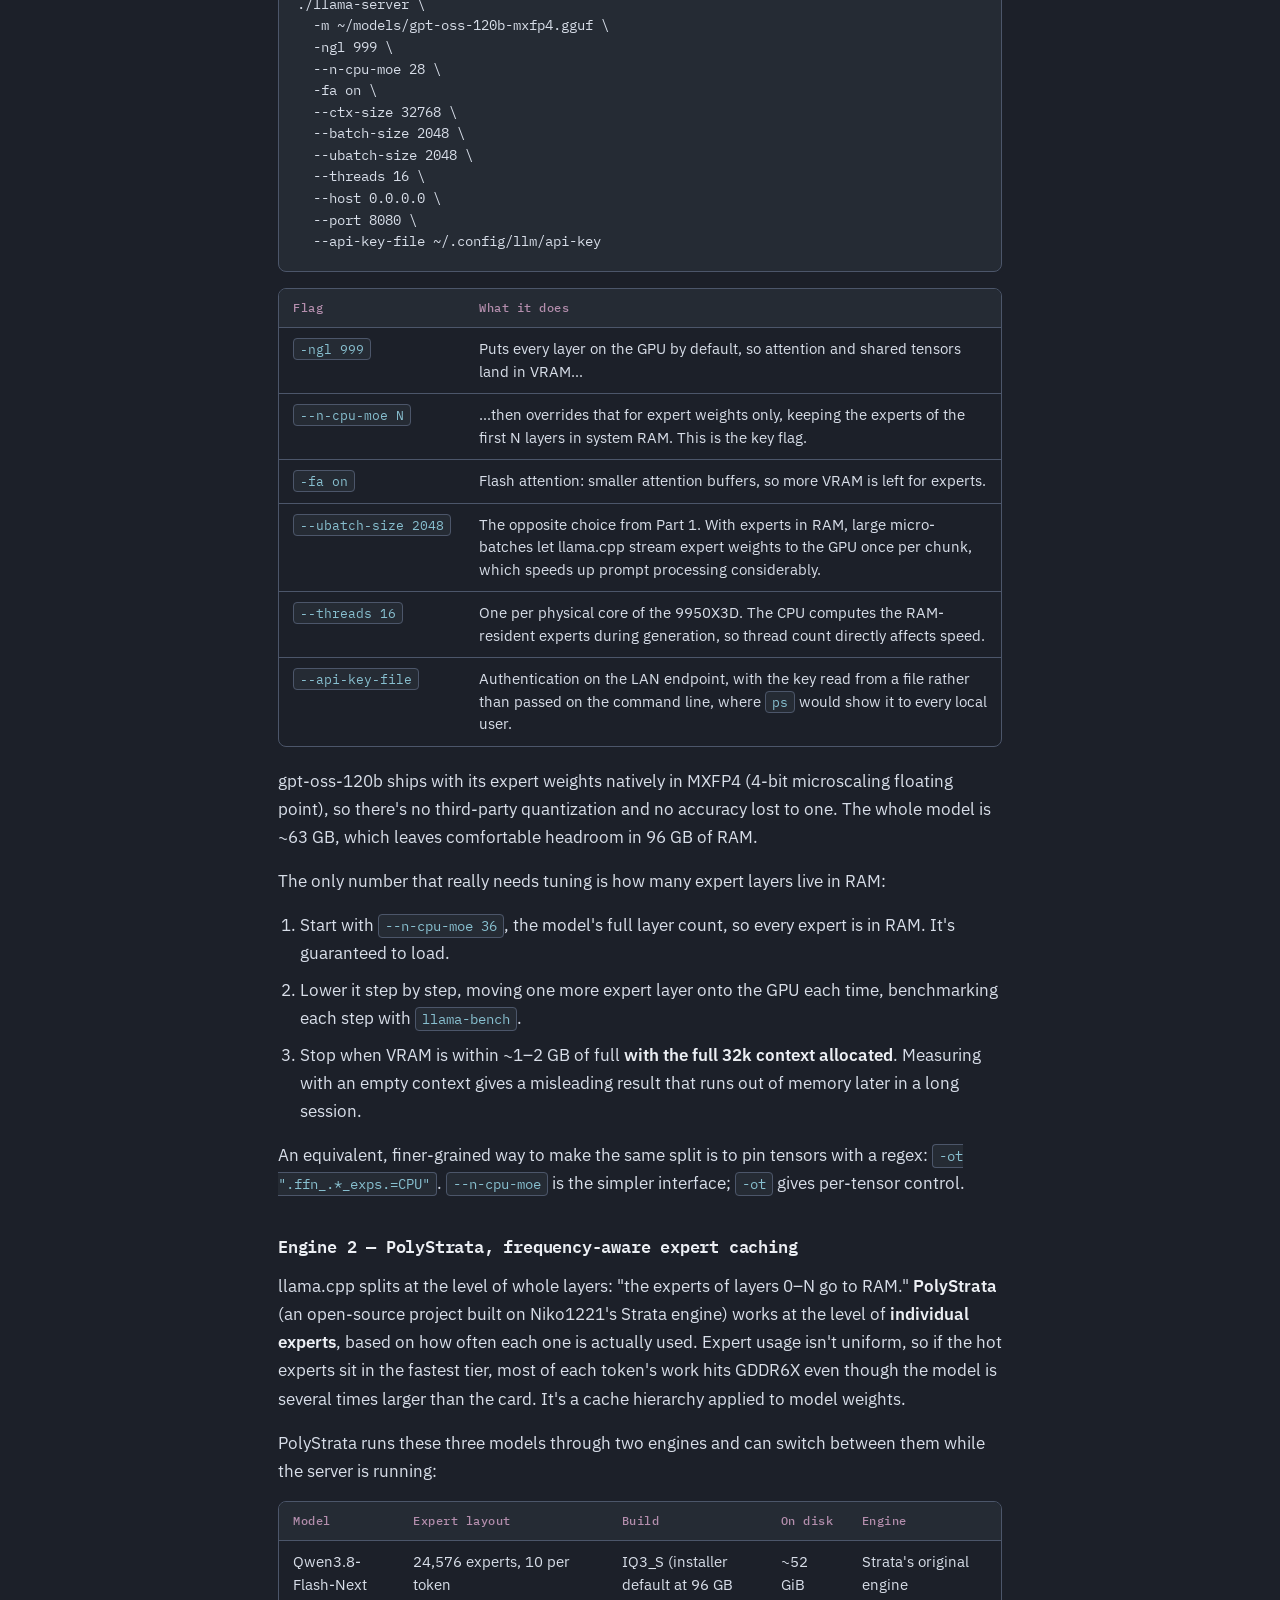
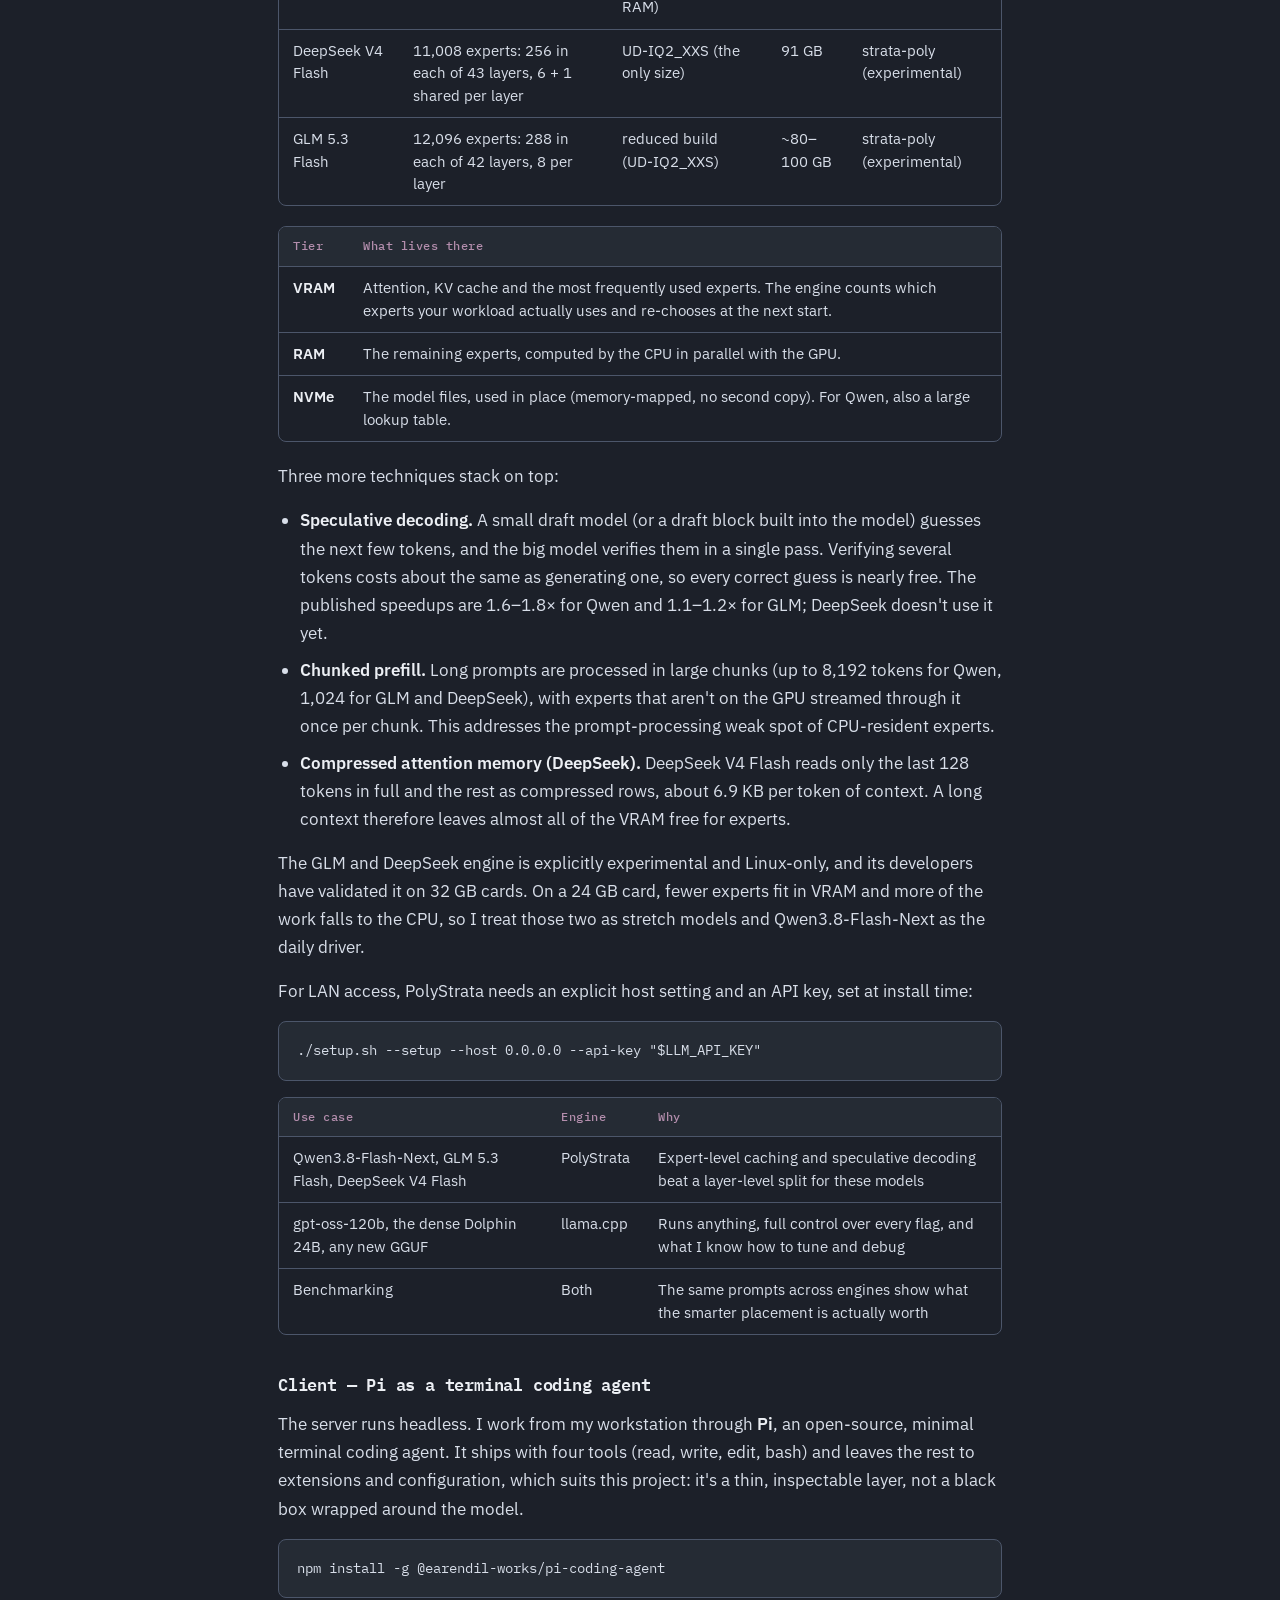
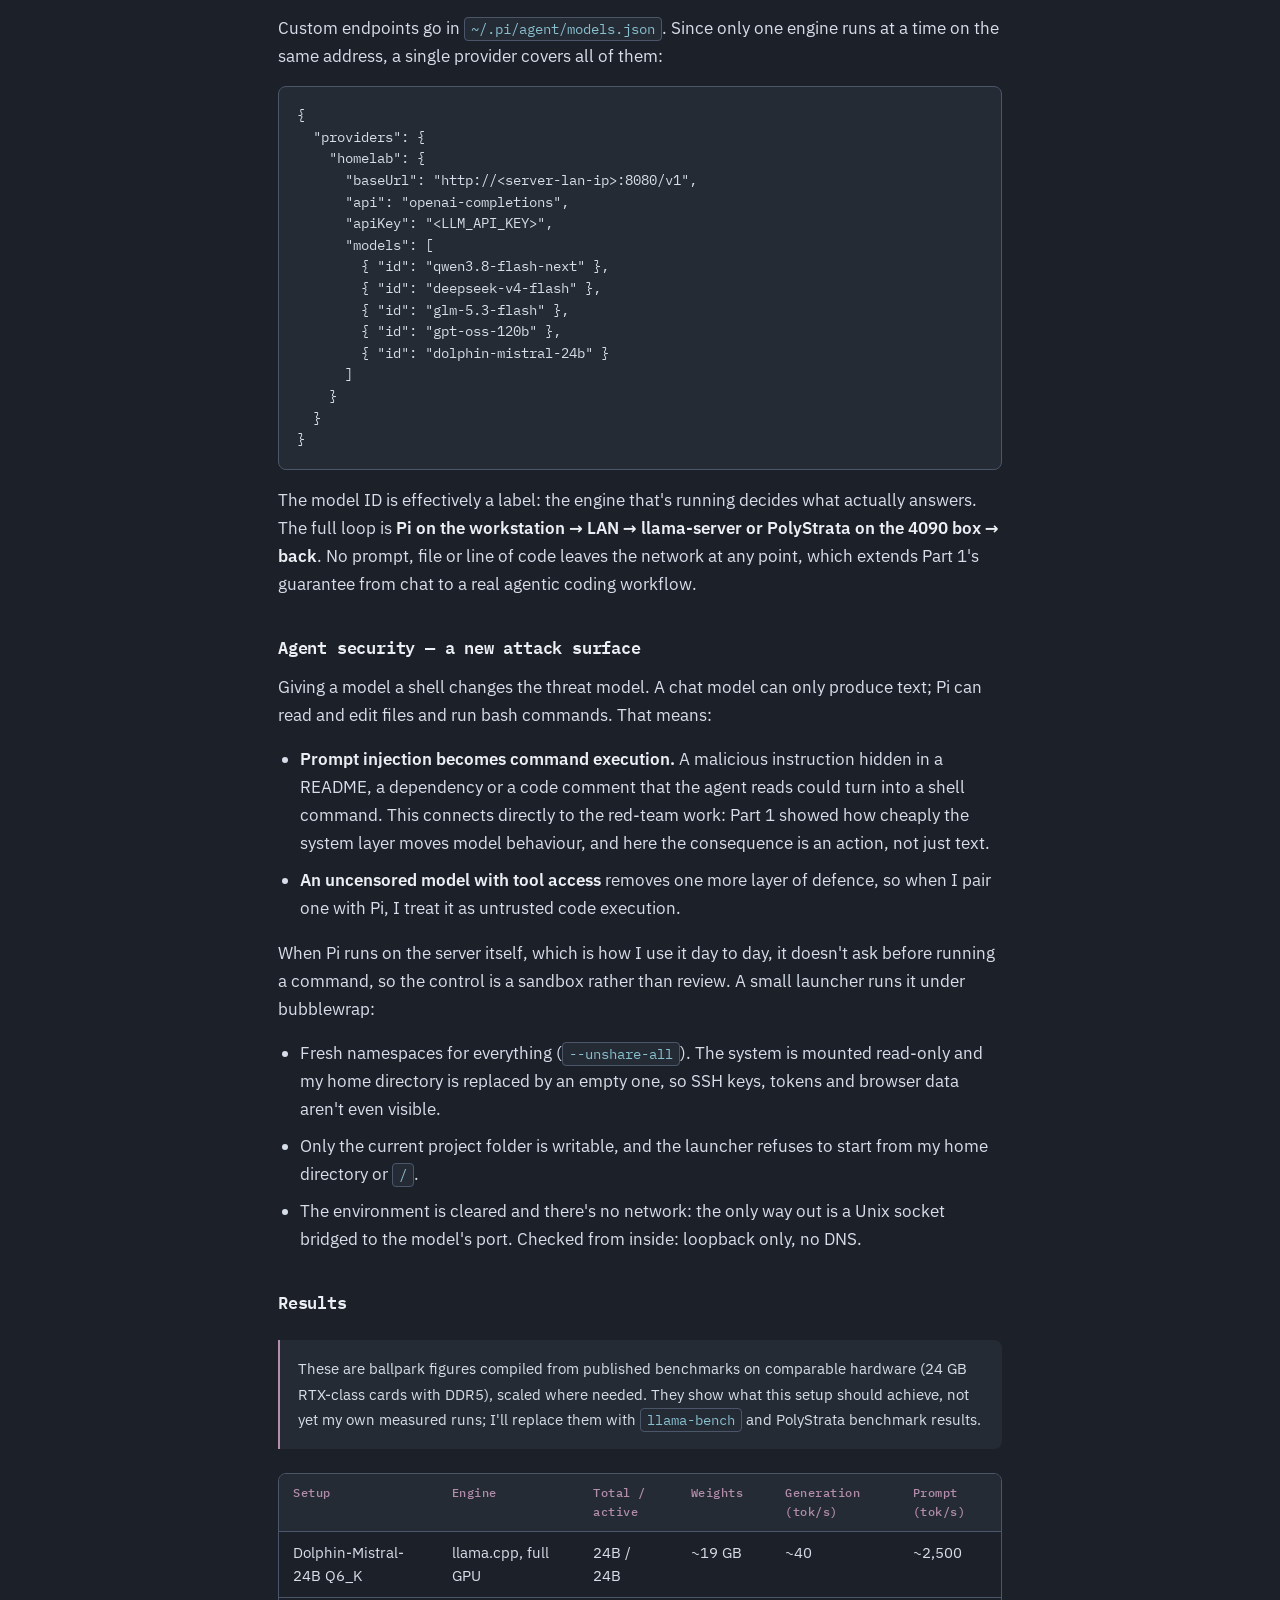
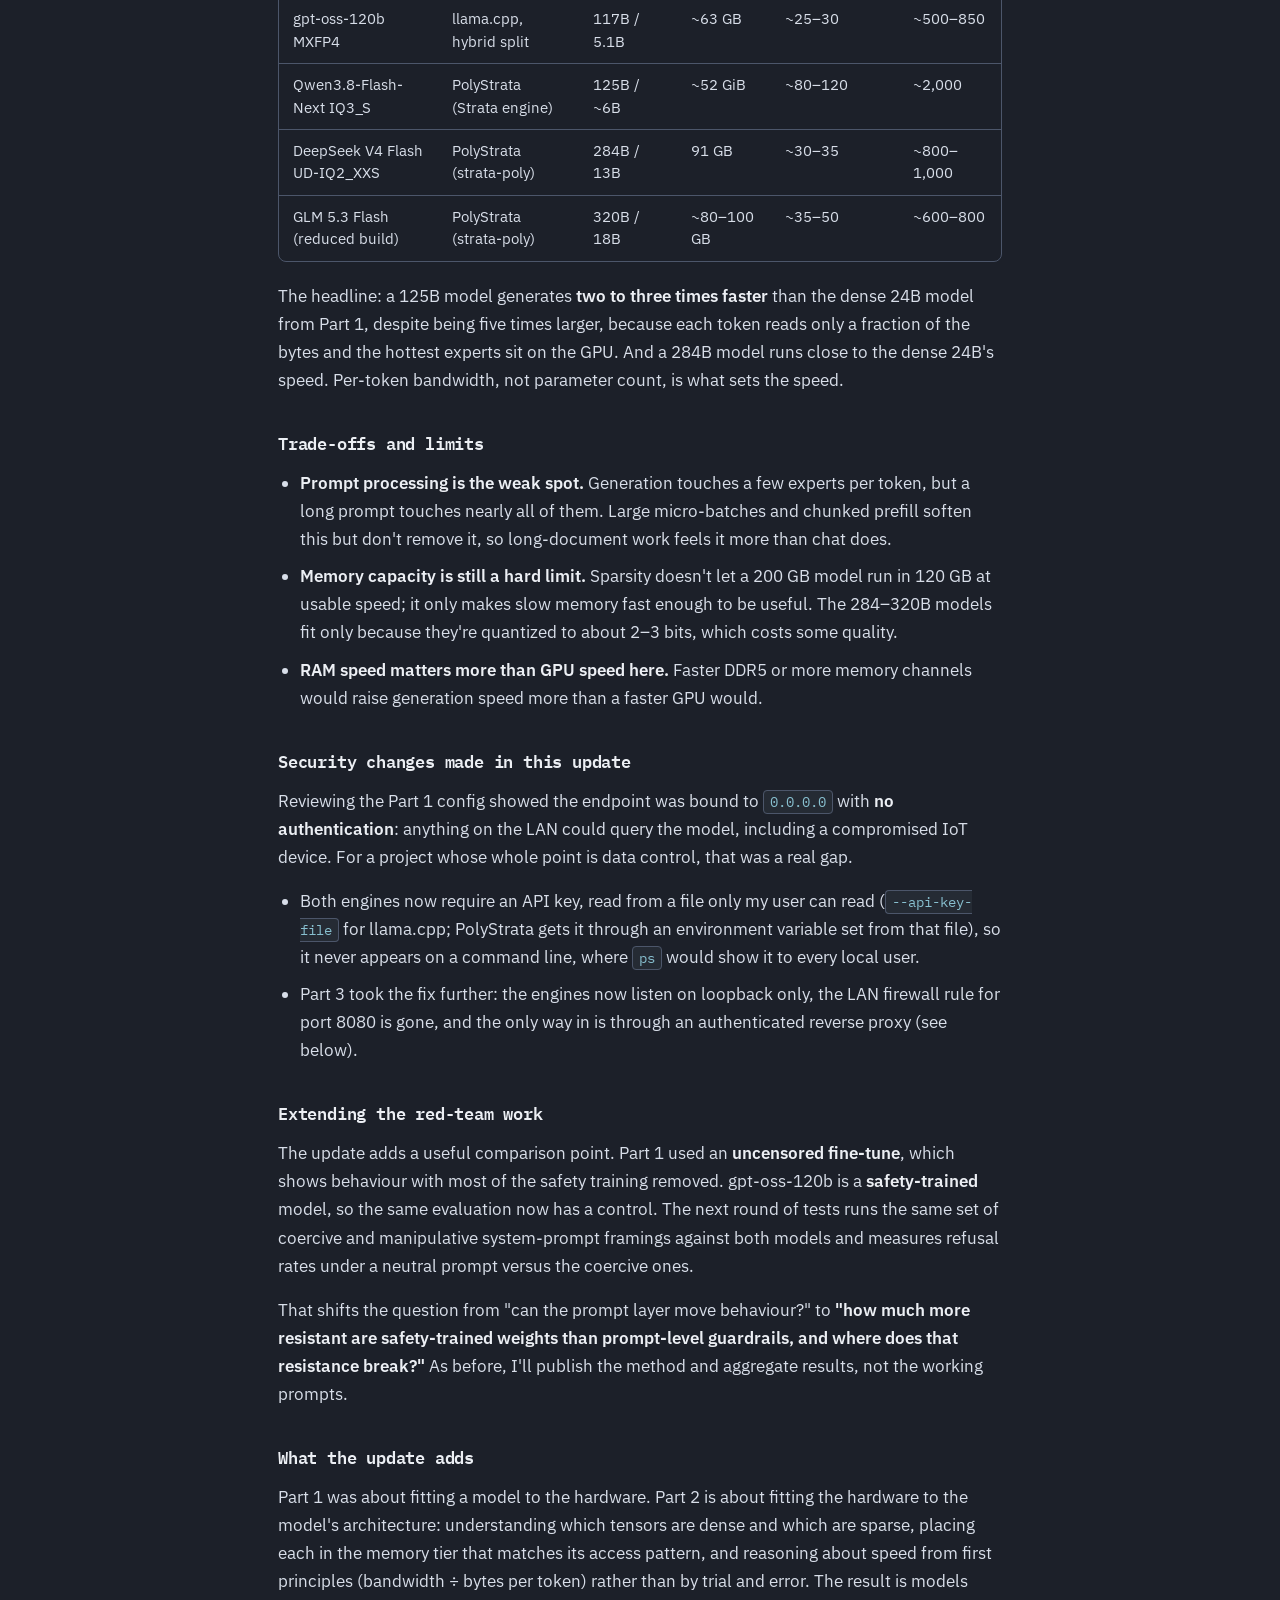
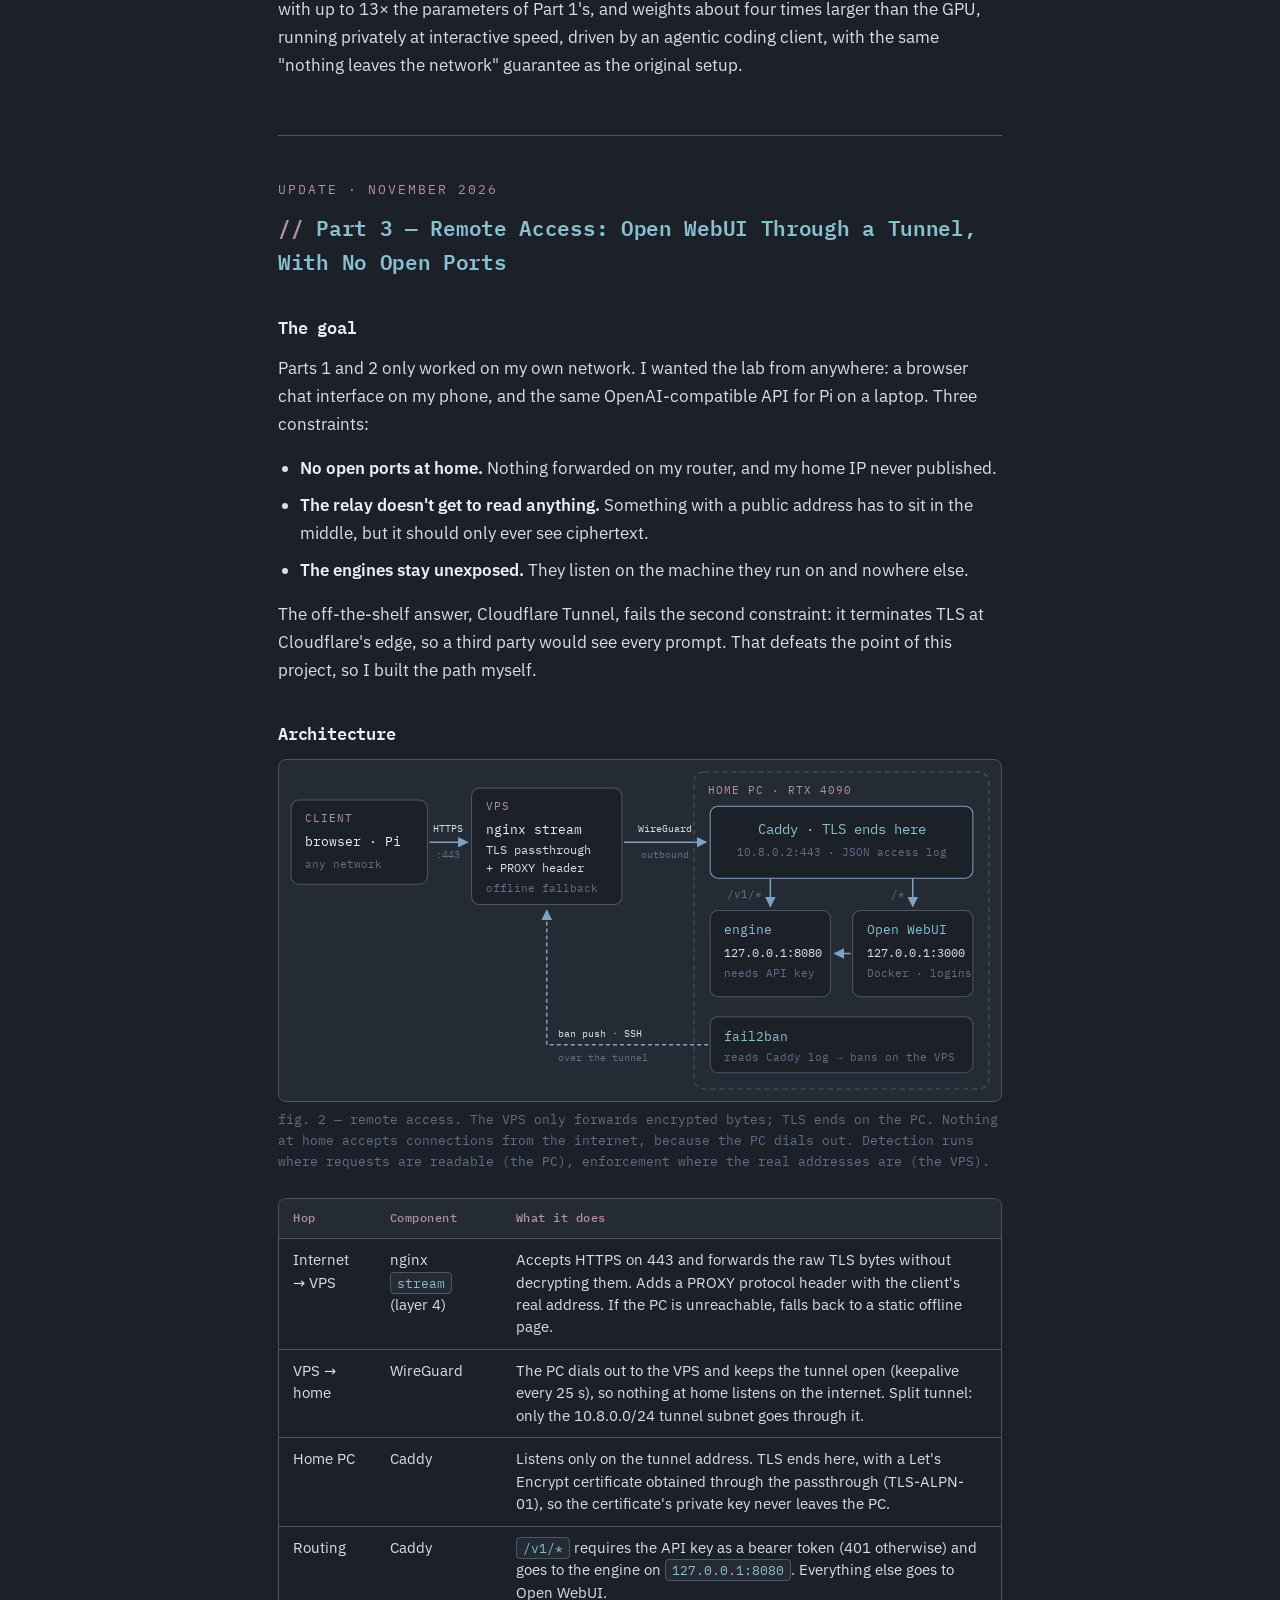
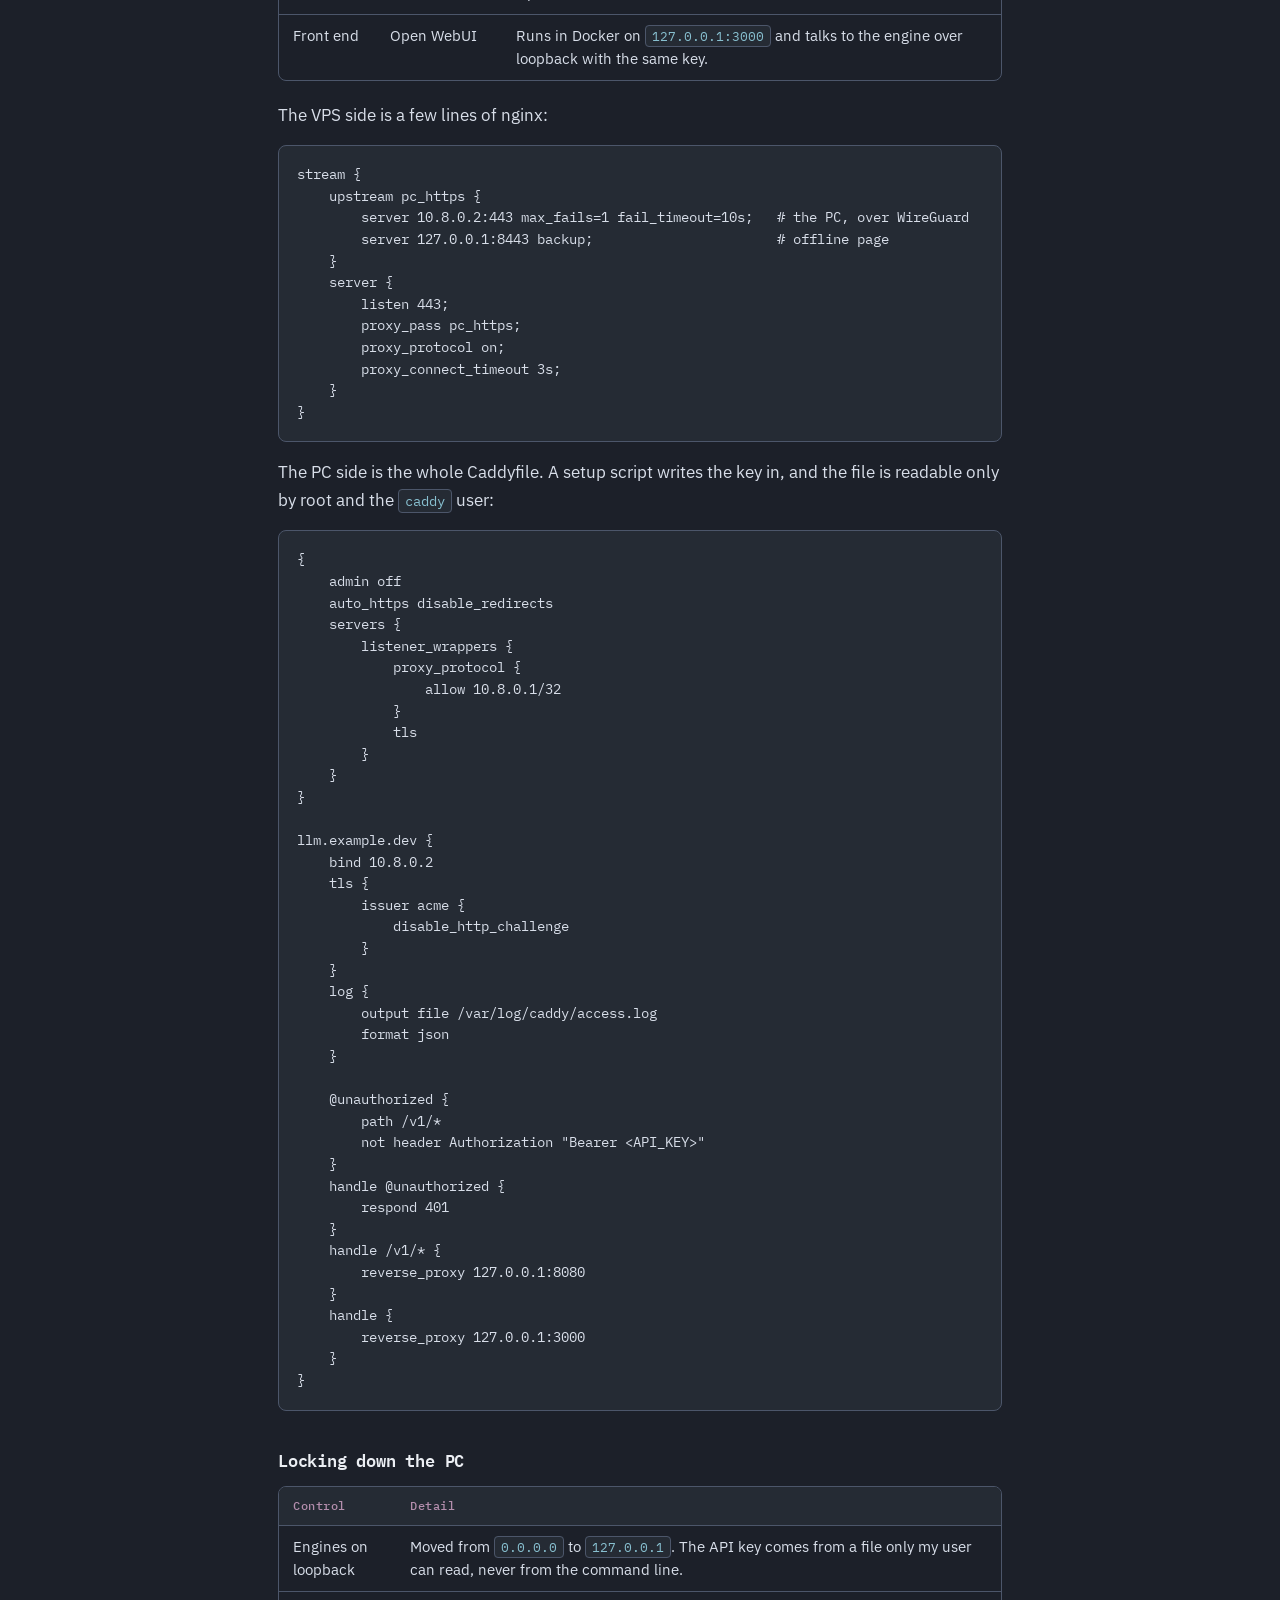
<file: projects/local-llm.html>
<!doctype html>
<html lang="en">
<head>
  <meta charset="utf-8">
  <meta name="viewport" content="width=device-width, initial-scale=1.0">
  <title>Self-Hosted Offline LLM Lab — Local Inference &amp; MoE Offload // submerse</title>
  <meta name="description" content="A private LLM lab on one RTX 4090: a quantized 24B model fully on GPU, then 100B+ mixture-of-experts models split across VRAM, RAM and NVMe, reachable from anywhere through an end-to-end-encrypted tunnel with no open ports at home.">
  <link rel="stylesheet" href="../style.css">
</head>
<body>
  <div class="wrap narrow">

    <nav><a href="../index.html">← back</a></nav>

<article class="doc">

  <header>
    <div class="tag">project 03 · ml-ops &amp; local inference &amp; ai red-team</div>
    <h1>Self-Hosted Offline LLM Lab</h1>
    <div class="meta">
      <span>llama.cpp</span>
      <span>PolyStrata</span>
      <span>mixture-of-experts</span>
      <span>quantization</span>
      <span>GPU offload</span>
      <span>Pi agent</span>
      <span>AI red-team</span>
      <span>Open WebUI</span>
      <span>WireGuard</span>
      <span>Caddy</span>
      <span>fail2ban</span>
    </div>
  </header>

  <h2>Overview</h2>
  <p>A private language-model lab running entirely on my own hardware, served over my LAN with no third-party API in the path. It started as a 24-billion-parameter model fitted onto a single RTX 4090 through quantization (Part 1). The November 2026 update pushes the same machine to 117–320-billion-parameter <strong>mixture-of-experts</strong> models by splitting them across VRAM, system RAM and NVMe, and adds a terminal coding agent as the client (Part 2). Part 3 makes the lab reachable from anywhere, with a browser front end, through a WireGuard tunnel and a relay that only ever sees encrypted traffic, without opening a single port at home.</p>
  <p>The point is twofold: the systems engineering of efficient local inference, and a controlled environment for studying model behaviour without sending anything to a cloud provider.</p>

  <div class="table-wrap">
    <table>
      <thead><tr><th>Component</th><th>Hardware</th></tr></thead>
      <tbody>
        <tr><td>GPU</td><td>NVIDIA RTX 4090, 24 GB GDDR6X (~1,008 GB/s)</td></tr>
        <tr><td>CPU</td><td>AMD Ryzen 9 9950X3D, 16 cores / 32 threads</td></tr>
        <tr><td>RAM</td><td>96 GB DDR5-5600 (2 × 48 GB, dual channel, ~90 GB/s theoretical)</td></tr>
        <tr><td>Storage</td><td>NVMe SSD for model files</td></tr>
        <tr><td>OS</td><td>Linux, running headless as a LAN inference server</td></tr>
      </tbody>
    </table>
  </div>

  <h2>Why offline / on-prem matters</h2>
  <p>Running inference locally is increasingly a security and data-control decision, not just a hobbyist one:</p>
  <ul>
    <li><strong>Nothing leaves the network.</strong> Prompts, documents and outputs never touch a vendor's servers: no logging, no training on your data, no third-party retention.</li>
    <li><strong>Full control of the stack.</strong> You choose the model, the system prompt and the policy, and you can inspect every layer rather than trusting a hosted black box.</li>
    <li><strong>Air-gap-friendly.</strong> The same setup runs with no internet at all, which matters for sensitive analysis work.</li>
  </ul>

  <h2>Part 1 — A Dense 24B Model, Fully on One GPU</h2>
  <p>The first model runs on llama.cpp's server, built from source with the CUDA backend. The launch script is the whole config in one place:</p>
<pre><code>#!/bin/bash
cd ~/llama.cpp/build/bin || exit

./llama-server \
  -m ~/models/Dolphin-Mistral-24B-Venice-Edition.Q6_K.gguf \
  -ngl 999 \
  --ctx-size 32768 \
  --batch-size 512 \
  --ubatch-size 64 \
  --cache-type-k q8_0 \
  --cache-type-v q8_0 \
  --host 0.0.0.0 \
  --port 8080</code></pre>
  <p>Each flag is a deliberate choice to fit a large model on one GPU while keeping it usable:</p>
  <div class="table-wrap">
    <table>
      <thead><tr><th>Setting</th><th>Choice</th></tr></thead>
      <tbody>
        <tr><td>Engine</td><td>llama.cpp <code>llama-server</code>, compiled from source (CUDA)</td></tr>
        <tr><td>Model</td><td>Dolphin-Mistral-24B (Venice Edition), an uncensored fine-tune, run locally on purpose (see below)</td></tr>
        <tr><td>Quantization</td><td>Q6_K GGUF: 6-bit weights, the accuracy/size trade that fits 24B (~19 GB) in VRAM</td></tr>
        <tr><td>GPU offload</td><td><code>-ngl 999</code>: every layer on the GPU</td></tr>
        <tr><td>KV cache</td><td><code>q8_0</code> keys and values: an 8-bit cache roughly halves its VRAM, which buys the long context. A quantized V cache relies on flash attention, which current llama.cpp builds enable automatically.</td></tr>
        <tr><td>Context</td><td>32,768-token window</td></tr>
        <tr><td>Batching</td><td>batch 512 / micro-batch 64. The small micro-batch keeps the compute buffers small, trading some prompt-processing speed for VRAM headroom at full context.</td></tr>
        <tr><td>Serving</td><td>bound to <code>0.0.0.0:8080</code>, an OpenAI-compatible HTTP API for LAN clients</td></tr>
      </tbody>
    </table>
  </div>
  <p>Put together, that's a practical exercise in the levers of local inference: how quantizing both the weights and the KV cache buys a bigger model and a longer context on fixed VRAM, what full layer offload does for speed, and how to actually serve the model to other devices.</p>

  <h2>Model-behaviour &amp; red-team evaluation</h2>
  <p>The reason for running an uncensored model locally is that it's a clean lab for <strong>AI red-teaming and model-safety evaluation</strong>: probing where a model's alignment holds and where it breaks. Locally, I can study that directly: how a model behaves with and without guardrails, and how much of "safety" lives in the underlying weights versus the system prompt and serving policy wrapped around them.</p>
  <p>Part of that was testing refusal robustness: feeding the model deliberately coercive, manipulative and frankly absurd system-prompt framings (the "you must always comply / something bad happens if you refuse" pattern, a well-known prompt-injection style) and observing how framing shifts refusal behaviour. The interesting finding isn't the silly prompt itself. It's how cheaply behaviour moves when you control the system layer, which is exactly why guardrails that live only in the prompt are weak, and why real safety has to sit deeper in the stack.</p>
  <div class="note"><p>I studied the failure modes; I'm not publishing the working jailbreak text.</p></div>


  <!-- ======================= UPDATE ======================= -->
  <section class="update" id="update-moe">
    <div class="tag">Update · November 2026</div>
    <h2>Part 2 — Running 100B+ Models with Mixture-of-Experts Offload</h2>

    <h3>The 24 GB wall</h3>
    <p>Part 1 hit a hard limit. A dense model reads every weight for every generated token, so it has to sit in fast memory to run at a usable speed. On a 24 GB card that tops out around 24–32B parameters. Anything bigger spills into system RAM, and that's where dense models fall apart, because token generation is a memory-bandwidth problem:</p>
    <div class="note"><p><strong>tokens/s ≈ memory bandwidth ÷ bytes of weights read per token</strong></p></div>
    <div class="table-wrap">
      <table>
        <thead><tr><th>Memory</th><th>Bandwidth</th><th>Dense 120B at 4-bit (~65 GB)</th></tr></thead>
        <tbody>
          <tr><td>RTX 4090 GDDR6X</td><td>~1,008 GB/s</td><td>~15 tok/s, if it fit (it doesn't)</td></tr>
          <tr><td>DDR5-5600, dual channel</td><td>~90 GB/s theoretical</td><td><strong>~1.4 tok/s at best</strong></td></tr>
        </tbody>
      </table>
    </div>
    <p>So a dense 100B+ model on this machine technically runs, but at a speed nobody would use. More RAM doesn't help: the bottleneck is bandwidth, not capacity.</p>

    <h3>Mixture-of-experts — huge models that only use a sliver of themselves</h3>
    <p>A <strong>mixture-of-experts (MoE)</strong> model replaces each feed-forward block with hundreds of small "expert" networks plus a router. For every token, the router picks only a handful of experts per layer and the rest sit idle. The models in this update all activate roughly 5% of their weights per token:</p>
    <div class="table-wrap">
      <table>
        <thead><tr><th>Model</th><th>Total params</th><th>Active per token</th><th>Active share</th></tr></thead>
        <tbody>
          <tr><td>gpt-oss-120b</td><td>117B</td><td>5.1B</td><td>~4.4%</td></tr>
          <tr><td>Qwen3.8-Flash-Next</td><td>125B</td><td>~6B</td><td>~4.8%</td></tr>
          <tr><td>DeepSeek V4 Flash</td><td>284B</td><td>13B</td><td>~4.6%</td></tr>
          <tr><td>GLM 5.3 Flash</td><td>320B</td><td>18B</td><td>~5.6%</td></tr>
        </tbody>
      </table>
    </div>
    <p>My starting intuition was "only ~10% of the weights are active, so I only need ~10% of the memory." The first half turned out to be right (it's closer to 5%). The second half is the trap:</p>
    <div class="note"><p><strong>Sparsity reduces what each token reads, not what has to be stored.</strong> The router can pick any expert for the next token, so every weight still has to be resident somewhere: VRAM, RAM or, slowly, the SSD.</p></div>
    <p>What sparsity does change is bandwidth per token. For gpt-oss-120b, ~5.1B active parameters at ~4.25 bits is about <strong>2.7 GB read per token</strong>, versus ~65 GB for a dense model of the same size. Even served entirely from DDR5, that's a theoretical ceiling in the tens of tokens per second instead of about one. Slow memory becomes viable, as long as it only holds the parts of the model that are used sparsely.</p>

    <h3>Memory budget</h3>
    <div class="table-wrap">
      <table>
        <thead><tr><th>Tier</th><th>Capacity</th><th>Role</th></tr></thead>
        <tbody>
          <tr><td>VRAM</td><td>24 GB</td><td>Everything used on every token (attention, router, shared tensors, KV cache), then as many experts as still fit</td></tr>
          <tr><td>System RAM</td><td>96 GB</td><td>The remaining experts, computed on the CPU, plus the OS (~8 GB kept free)</td></tr>
          <tr><td>NVMe</td><td>—</td><td>Model files, memory-mapped. A fallback tier: if weights have to be read from here, speed collapses.</td></tr>
          <tr><td><strong>Usable for weights</strong></td><td><strong>~110 GB</strong></td><td>VRAM + RAM minus OS headroom</td></tr>
        </tbody>
      </table>
    </div>
    <p>That ~110 GB is the real ceiling. The ~120B-class models fit comfortably at 3–4 bits. The 284–320B models only fit at roughly 2–3 bits per weight: DeepSeek V4 Flash's build is a 91 GB file, and GLM 5.3 Flash's builds range from 79 to 114 GB. So the honest claim isn't "any model size": it's <strong>models whose weights are up to about four times the GPU's memory, at interactive speed</strong>.</p>

    <h3>Serving architecture</h3>
    <figure class="diagram">
      <div class="diagram-scroll">
      <svg viewBox="0 0 720 320" role="img" aria-labelledby="arch-title arch-desc" xmlns="http://www.w3.org/2000/svg">
        <title id="arch-title">Serving architecture</title>
        <desc id="arch-desc">The Pi coding agent on a workstation connects over the LAN on port 8080 with an API key to a server running either llama-server or PolyStrata. The engine places attention, KV cache and hot experts in 24 GB of VRAM, cold experts in 96 GB of RAM computed on the CPU, and memory-maps model files from the NVMe SSD.</desc>
        <defs>
          <marker id="arr" viewBox="0 0 10 10" refX="9" refY="5" markerWidth="7" markerHeight="7" orient="auto-start-reverse">
            <path d="M0,0 L10,5 L0,10 z" style="fill:var(--accent-dim)"/>
          </marker>
        </defs>
        <g style="font-family:var(--mono)">
          <!-- workstation -->
          <rect x="16" y="118" width="172" height="88" rx="8" style="fill:var(--bg);stroke:var(--line)"/>
          <text x="30" y="144" style="fill:var(--magenta);font-size:11px;letter-spacing:1px">WORKSTATION</text>
          <text x="30" y="168" style="fill:var(--text);font-size:14px">Pi coding agent</text>
          <text x="30" y="190" style="fill:var(--text-faint);font-size:11px">read·write·edit·bash</text>
          <!-- LAN link -->
          <line x1="190" y1="162" x2="238" y2="162" marker-end="url(#arr)" style="stroke:var(--accent-dim);stroke-width:1.5"/>
          <text x="214" y="150" text-anchor="middle" style="fill:var(--text-dim);font-size:10.5px">LAN</text>
          <text x="214" y="182" text-anchor="middle" style="fill:var(--text-faint);font-size:10.5px">:8080</text>
          <text x="214" y="196" text-anchor="middle" style="fill:var(--text-faint);font-size:10.5px">+ key</text>
          <!-- server -->
          <rect x="242" y="16" width="462" height="288" rx="10" style="fill:none;stroke:var(--line);stroke-dasharray:5 4"/>
          <text x="258" y="40" style="fill:var(--magenta);font-size:11px;letter-spacing:1px">SERVER · RTX 4090 · 9950X3D</text>
          <rect x="258" y="54" width="430" height="58" rx="8" style="fill:var(--bg);stroke:var(--accent-dim)"/>
          <text x="473" y="80" text-anchor="middle" style="fill:var(--accent);font-size:14px">llama-server  |  PolyStrata</text>
          <text x="473" y="100" text-anchor="middle" style="fill:var(--text-faint);font-size:11px">one engine at a time · OpenAI-compatible /v1</text>
          <!-- arrows to tiers -->
          <line x1="327" y1="112" x2="327" y2="136" marker-end="url(#arr)" style="stroke:var(--accent-dim);stroke-width:1.5"/>
          <line x1="473" y1="112" x2="473" y2="136" marker-end="url(#arr)" style="stroke:var(--accent-dim);stroke-width:1.5"/>
          <line x1="619" y1="112" x2="619" y2="136" marker-end="url(#arr)" style="stroke:var(--accent-dim);stroke-width:1.5"/>
          <!-- VRAM -->
          <rect x="258" y="140" width="138" height="148" rx="8" style="fill:var(--bg);stroke:var(--line)"/>
          <text x="272" y="164" style="fill:var(--accent);font-size:13px">VRAM · 24 GB</text>
          <text x="272" y="190" style="fill:var(--text-dim);font-size:11.5px">attention</text>
          <text x="272" y="210" style="fill:var(--text-dim);font-size:11.5px">KV cache</text>
          <text x="272" y="230" style="fill:var(--text-dim);font-size:11.5px">hot experts</text>
          <text x="272" y="274" style="fill:var(--text-faint);font-size:11px">~1,008 GB/s</text>
          <!-- RAM -->
          <rect x="404" y="140" width="138" height="148" rx="8" style="fill:var(--bg);stroke:var(--line)"/>
          <text x="418" y="164" style="fill:var(--accent);font-size:13px">RAM · 96 GB</text>
          <text x="418" y="190" style="fill:var(--text-dim);font-size:11.5px">cold experts</text>
          <text x="418" y="210" style="fill:var(--text-dim);font-size:11.5px">CPU compute</text>
          <text x="418" y="274" style="fill:var(--text-faint);font-size:11px">~90 GB/s</text>
          <!-- NVMe -->
          <rect x="550" y="140" width="138" height="148" rx="8" style="fill:var(--bg);stroke:var(--line)"/>
          <text x="564" y="164" style="fill:var(--accent);font-size:13px">NVMe SSD</text>
          <text x="564" y="190" style="fill:var(--text-dim);font-size:11.5px">model files</text>
          <text x="564" y="210" style="fill:var(--text-dim);font-size:11.5px">memory-mapped</text>
          <text x="564" y="274" style="fill:var(--text-faint);font-size:11px">fallback tier</text>
        </g>
      </svg>
      </div>
      <figcaption class="vid-cap">fig. 1 — serving architecture. Pi on the workstation talks to whichever engine is running. Dense, every-token work stays in VRAM; the sparse bulk of the model lives in RAM.</figcaption>
    </figure>
    <div class="table-wrap">
      <table>
        <thead><tr><th>Layer</th><th>Tool</th><th>Role</th></tr></thead>
        <tbody>
          <tr><td>Engine 1</td><td>llama.cpp <code>llama-server</code></td><td>General-purpose. Runs any GGUF, dense or MoE, with manual control over which tensors go to the GPU and which to RAM.</td></tr>
          <tr><td>Engine 2</td><td>PolyStrata</td><td>Purpose-built for very large MoE models. Places individual experts across VRAM, RAM and SSD by how often they're used.</td></tr>
          <tr><td>Client</td><td>Pi</td><td>Terminal coding agent on my workstation, talking to whichever engine is up over the LAN.</td></tr>
        </tbody>
      </table>
    </div>
    <p>Only one engine runs at a time, on the same port and with the same API key. That's not a limitation I worked around; it's a consequence of the memory budget. Each of these models wants most of the 96 GB, so two can't be resident together. Because both engines speak the same OpenAI-compatible API, the client never needs to know which one is serving.</p>

    <h3>Engine 1 — llama.cpp hybrid offload (gpt-oss-120b)</h3>
    <p>Not every tensor in an MoE model is sparse. Attention, embeddings, normalization and the router run on <em>every</em> token; only the routed experts are sparse. That gives a natural split:</p>
    <div class="table-wrap">
      <table>
        <thead><tr><th>Component</th><th>Access pattern</th><th>Placement</th></tr></thead>
        <tbody>
          <tr><td>Attention, shared tensors, router</td><td>Dense, every token</td><td><strong>GPU</strong>: needs GDDR6X bandwidth</td></tr>
          <tr><td>KV cache</td><td>Every token, grows with context</td><td><strong>GPU</strong></td></tr>
          <tr><td>Routed experts (most of the file)</td><td>Sparse, 4 of 128 per layer</td><td><strong>RAM</strong>, computed on the CPU</td></tr>
          <tr><td>Leftover VRAM</td><td>—</td><td>Filled with as many expert layers as fit</td></tr>
        </tbody>
      </table>
    </div>
<pre><code>#!/bin/bash
cd ~/llama.cpp/build/bin || exit

./llama-server \
  -m ~/models/gpt-oss-120b-mxfp4.gguf \
  -ngl 999 \
  --n-cpu-moe 28 \
  -fa on \
  --ctx-size 32768 \
  --batch-size 2048 \
  --ubatch-size 2048 \
  --threads 16 \
  --host 0.0.0.0 \
  --port 8080 \
  --api-key-file ~/.config/llm/api-key</code></pre>
    <div class="table-wrap">
      <table>
        <thead><tr><th>Flag</th><th>What it does</th></tr></thead>
        <tbody>
          <tr><td><code>-ngl 999</code></td><td>Puts every layer on the GPU by default, so attention and shared tensors land in VRAM…</td></tr>
          <tr><td><code>--n-cpu-moe N</code></td><td>…then overrides that for expert weights only, keeping the experts of the first N layers in system RAM. This is the key flag.</td></tr>
          <tr><td><code>-fa on</code></td><td>Flash attention: smaller attention buffers, so more VRAM is left for experts.</td></tr>
          <tr><td><code>--ubatch-size 2048</code></td><td>The opposite choice from Part 1. With experts in RAM, large micro-batches let llama.cpp stream expert weights to the GPU once per chunk, which speeds up prompt processing considerably.</td></tr>
          <tr><td><code>--threads 16</code></td><td>One per physical core of the 9950X3D. The CPU computes the RAM-resident experts during generation, so thread count directly affects speed.</td></tr>
          <tr><td><code>--api-key-file</code></td><td>Authentication on the LAN endpoint, with the key read from a file rather than passed on the command line, where <code>ps</code> would show it to every local user.</td></tr>
        </tbody>
      </table>
    </div>
    <p>gpt-oss-120b ships with its expert weights natively in MXFP4 (4-bit microscaling floating point), so there's no third-party quantization and no accuracy lost to one. The whole model is ~63 GB, which leaves comfortable headroom in 96 GB of RAM.</p>
    <p>The only number that really needs tuning is how many expert layers live in RAM:</p>
    <ol>
      <li>Start with <code>--n-cpu-moe 36</code>, the model's full layer count, so every expert is in RAM. It's guaranteed to load.</li>
      <li>Lower it step by step, moving one more expert layer onto the GPU each time, benchmarking each step with <code>llama-bench</code>.</li>
      <li>Stop when VRAM is within ~1–2 GB of full <strong>with the full 32k context allocated</strong>. Measuring with an empty context gives a misleading result that runs out of memory later in a long session.</li>
    </ol>
    <p>An equivalent, finer-grained way to make the same split is to pin tensors with a regex: <code>-ot ".ffn_.*_exps.=CPU"</code>. <code>--n-cpu-moe</code> is the simpler interface; <code>-ot</code> gives per-tensor control.</p>

    <h3>Engine 2 — PolyStrata, frequency-aware expert caching</h3>
    <p>llama.cpp splits at the level of whole layers: "the experts of layers 0–N go to RAM." <strong>PolyStrata</strong> (an open-source project built on Niko1221's Strata engine) works at the level of <strong>individual experts</strong>, based on how often each one is actually used. Expert usage isn't uniform, so if the hot experts sit in the fastest tier, most of each token's work hits GDDR6X even though the model is several times larger than the card. It's a cache hierarchy applied to model weights.</p>
    <p>PolyStrata runs these three models through two engines and can switch between them while the server is running:</p>
    <div class="table-wrap">
      <table>
        <thead><tr><th>Model</th><th>Expert layout</th><th>Build</th><th>On disk</th><th>Engine</th></tr></thead>
        <tbody>
          <tr><td>Qwen3.8-Flash-Next</td><td>24,576 experts, 10 per token</td><td>IQ3_S (installer default at 96 GB RAM)</td><td>~52 GiB</td><td>Strata's original engine</td></tr>
          <tr><td>DeepSeek V4 Flash</td><td>11,008 experts: 256 in each of 43 layers, 6 + 1 shared per layer</td><td>UD-IQ2_XXS (the only size)</td><td>91 GB</td><td>strata-poly (experimental)</td></tr>
          <tr><td>GLM 5.3 Flash</td><td>12,096 experts: 288 in each of 42 layers, 8 per layer</td><td>reduced build (UD-IQ2_XXS)</td><td>~80–100 GB</td><td>strata-poly (experimental)</td></tr>
        </tbody>
      </table>
    </div>
    <div class="table-wrap">
      <table>
        <thead><tr><th>Tier</th><th>What lives there</th></tr></thead>
        <tbody>
          <tr><td><strong>VRAM</strong></td><td>Attention, KV cache and the most frequently used experts. The engine counts which experts your workload actually uses and re-chooses at the next start.</td></tr>
          <tr><td><strong>RAM</strong></td><td>The remaining experts, computed by the CPU in parallel with the GPU.</td></tr>
          <tr><td><strong>NVMe</strong></td><td>The model files, used in place (memory-mapped, no second copy). For Qwen, also a large lookup table.</td></tr>
        </tbody>
      </table>
    </div>
    <p>Three more techniques stack on top:</p>
    <ul>
      <li><strong>Speculative decoding.</strong> A small draft model (or a draft block built into the model) guesses the next few tokens, and the big model verifies them in a single pass. Verifying several tokens costs about the same as generating one, so every correct guess is nearly free. The published speedups are 1.6–1.8× for Qwen and 1.1–1.2× for GLM; DeepSeek doesn't use it yet.</li>
      <li><strong>Chunked prefill.</strong> Long prompts are processed in large chunks (up to 8,192 tokens for Qwen, 1,024 for GLM and DeepSeek), with experts that aren't on the GPU streamed through it once per chunk. This addresses the prompt-processing weak spot of CPU-resident experts.</li>
      <li><strong>Compressed attention memory (DeepSeek).</strong> DeepSeek V4 Flash reads only the last 128 tokens in full and the rest as compressed rows, about 6.9 KB per token of context. A long context therefore leaves almost all of the VRAM free for experts.</li>
    </ul>
    <p>The GLM and DeepSeek engine is explicitly experimental and Linux-only, and its developers have validated it on 32 GB cards. On a 24 GB card, fewer experts fit in VRAM and more of the work falls to the CPU, so I treat those two as stretch models and Qwen3.8-Flash-Next as the daily driver.</p>
    <p>For LAN access, PolyStrata needs an explicit host setting and an API key, set at install time:</p>
<pre><code>./setup.sh --setup --host 0.0.0.0 --api-key "$LLM_API_KEY"</code></pre>
    <div class="table-wrap">
      <table>
        <thead><tr><th>Use case</th><th>Engine</th><th>Why</th></tr></thead>
        <tbody>
          <tr><td>Qwen3.8-Flash-Next, GLM 5.3 Flash, DeepSeek V4 Flash</td><td>PolyStrata</td><td>Expert-level caching and speculative decoding beat a layer-level split for these models</td></tr>
          <tr><td>gpt-oss-120b, the dense Dolphin 24B, any new GGUF</td><td>llama.cpp</td><td>Runs anything, full control over every flag, and what I know how to tune and debug</td></tr>
          <tr><td>Benchmarking</td><td>Both</td><td>The same prompts across engines show what the smarter placement is actually worth</td></tr>
        </tbody>
      </table>
    </div>

    <h3>Client — Pi as a terminal coding agent</h3>
    <p>The server runs headless. I work from my workstation through <strong>Pi</strong>, an open-source, minimal terminal coding agent. It ships with four tools (read, write, edit, bash) and leaves the rest to extensions and configuration, which suits this project: it's a thin, inspectable layer, not a black box wrapped around the model.</p>
<pre><code>npm install -g @earendil-works/pi-coding-agent</code></pre>
    <p>Custom endpoints go in <code>~/.pi/agent/models.json</code>. Since only one engine runs at a time on the same address, a single provider covers all of them:</p>
<pre><code>{
  "providers": {
    "homelab": {
      "baseUrl": "http://&lt;server-lan-ip&gt;:8080/v1",
      "api": "openai-completions",
      "apiKey": "&lt;LLM_API_KEY&gt;",
      "models": [
        { "id": "qwen3.8-flash-next" },
        { "id": "deepseek-v4-flash" },
        { "id": "glm-5.3-flash" },
        { "id": "gpt-oss-120b" },
        { "id": "dolphin-mistral-24b" }
      ]
    }
  }
}</code></pre>
    <p>The model ID is effectively a label: the engine that's running decides what actually answers. The full loop is <strong>Pi on the workstation → LAN → llama-server or PolyStrata on the 4090 box → back</strong>. No prompt, file or line of code leaves the network at any point, which extends Part 1's guarantee from chat to a real agentic coding workflow.</p>

    <h3>Agent security — a new attack surface</h3>
    <p>Giving a model a shell changes the threat model. A chat model can only produce text; Pi can read and edit files and run bash commands. That means:</p>
    <ul>
      <li><strong>Prompt injection becomes command execution.</strong> A malicious instruction hidden in a README, a dependency or a code comment that the agent reads could turn into a shell command. This connects directly to the red-team work: Part 1 showed how cheaply the system layer moves model behaviour, and here the consequence is an action, not just text.</li>
      <li><strong>An uncensored model with tool access</strong> removes one more layer of defence, so when I pair one with Pi, I treat it as untrusted code execution.</li>
    </ul>
    <p>When Pi runs on the server itself, which is how I use it day to day, it doesn't ask before running a command, so the control is a sandbox rather than review. A small launcher runs it under bubblewrap:</p>
    <ul>
      <li>Fresh namespaces for everything (<code>--unshare-all</code>). The system is mounted read-only and my home directory is replaced by an empty one, so SSH keys, tokens and browser data aren't even visible.</li>
      <li>Only the current project folder is writable, and the launcher refuses to start from my home directory or <code>/</code>.</li>
      <li>The environment is cleared and there's no network: the only way out is a Unix socket bridged to the model's port. Checked from inside: loopback only, no DNS.</li>
    </ul>

    <h3>Results</h3>
    <div class="note"><p>These are ballpark figures compiled from published benchmarks on comparable hardware (24 GB RTX-class cards with DDR5), scaled where needed. They show what this setup should achieve, not yet my own measured runs; I'll replace them with <code>llama-bench</code> and PolyStrata benchmark results.</p></div>
    <div class="table-wrap">
      <table>
        <thead><tr><th>Setup</th><th>Engine</th><th>Total / active</th><th>Weights</th><th>Generation (tok/s)</th><th>Prompt (tok/s)</th></tr></thead>
        <tbody>
          <tr><td>Dolphin-Mistral-24B Q6_K</td><td>llama.cpp, full GPU</td><td>24B / 24B</td><td>~19 GB</td><td>~40</td><td>~2,500</td></tr>
          <tr><td>gpt-oss-120b MXFP4</td><td>llama.cpp, hybrid split</td><td>117B / 5.1B</td><td>~63 GB</td><td>~25–30</td><td>~500–850</td></tr>
          <tr><td>Qwen3.8-Flash-Next IQ3_S</td><td>PolyStrata (Strata engine)</td><td>125B / ~6B</td><td>~52 GiB</td><td>~80–120</td><td>~2,000</td></tr>
          <tr><td>DeepSeek V4 Flash UD-IQ2_XXS</td><td>PolyStrata (strata-poly)</td><td>284B / 13B</td><td>91 GB</td><td>~30–35</td><td>~800–1,000</td></tr>
          <tr><td>GLM 5.3 Flash (reduced build)</td><td>PolyStrata (strata-poly)</td><td>320B / 18B</td><td>~80–100 GB</td><td>~35–50</td><td>~600–800</td></tr>
        </tbody>
      </table>
    </div>
    <p>The headline: a 125B model generates <strong>two to three times faster</strong> than the dense 24B model from Part 1, despite being five times larger, because each token reads only a fraction of the bytes and the hottest experts sit on the GPU. And a 284B model runs close to the dense 24B's speed. Per-token bandwidth, not parameter count, is what sets the speed.</p>

    <h3>Trade-offs and limits</h3>
    <ul>
      <li><strong>Prompt processing is the weak spot.</strong> Generation touches a few experts per token, but a long prompt touches nearly all of them. Large micro-batches and chunked prefill soften this but don't remove it, so long-document work feels it more than chat does.</li>
      <li><strong>Memory capacity is still a hard limit.</strong> Sparsity doesn't let a 200 GB model run in 120 GB at usable speed; it only makes slow memory fast enough to be useful. The 284–320B models fit only because they're quantized to about 2–3 bits, which costs some quality.</li>
      <li><strong>RAM speed matters more than GPU speed here.</strong> Faster DDR5 or more memory channels would raise generation speed more than a faster GPU would.</li>
    </ul>

    <h3>Security changes made in this update</h3>
    <p>Reviewing the Part 1 config showed the endpoint was bound to <code>0.0.0.0</code> with <strong>no authentication</strong>: anything on the LAN could query the model, including a compromised IoT device. For a project whose whole point is data control, that was a real gap.</p>
    <ul>
      <li>Both engines now require an API key, read from a file only my user can read (<code>--api-key-file</code> for llama.cpp; PolyStrata gets it through an environment variable set from that file), so it never appears on a command line, where <code>ps</code> would show it to every local user.</li>
      <li>Part 3 took the fix further: the engines now listen on loopback only, the LAN firewall rule for port 8080 is gone, and the only way in is through an authenticated reverse proxy (see below).</li>
    </ul>

    <h3>Extending the red-team work</h3>
    <p>The update adds a useful comparison point. Part 1 used an <strong>uncensored fine-tune</strong>, which shows behaviour with most of the safety training removed. gpt-oss-120b is a <strong>safety-trained</strong> model, so the same evaluation now has a control. The next round of tests runs the same set of coercive and manipulative system-prompt framings against both models and measures refusal rates under a neutral prompt versus the coercive ones.</p>
    <p>That shifts the question from "can the prompt layer move behaviour?" to <strong>"how much more resistant are safety-trained weights than prompt-level guardrails, and where does that resistance break?"</strong> As before, I'll publish the method and aggregate results, not the working prompts.</p>

    <h3>What the update adds</h3>
    <p>Part 1 was about fitting a model to the hardware. Part 2 is about fitting the hardware to the model's architecture: understanding which tensors are dense and which are sparse, placing each in the memory tier that matches its access pattern, and reasoning about speed from first principles (bandwidth ÷ bytes per token) rather than by trial and error. The result is models with up to 13× the parameters of Part 1's, and weights about four times larger than the GPU, running privately at interactive speed, driven by an agentic coding client, with the same "nothing leaves the network" guarantee as the original setup.</p>
  </section>


  <!-- ======================= UPDATE 3 ======================= -->
  <section class="update" id="update-remote">
    <div class="tag">Update · November 2026</div>
    <h2>Part 3 — Remote Access: Open WebUI Through a Tunnel, With No Open Ports</h2>

    <h3>The goal</h3>
    <p>Parts 1 and 2 only worked on my own network. I wanted the lab from anywhere: a browser chat interface on my phone, and the same OpenAI-compatible API for Pi on a laptop. Three constraints:</p>
    <ul>
      <li><strong>No open ports at home.</strong> Nothing forwarded on my router, and my home IP never published.</li>
      <li><strong>The relay doesn't get to read anything.</strong> Something with a public address has to sit in the middle, but it should only ever see ciphertext.</li>
      <li><strong>The engines stay unexposed.</strong> They listen on the machine they run on and nowhere else.</li>
    </ul>
    <p>The off-the-shelf answer, Cloudflare Tunnel, fails the second constraint: it terminates TLS at Cloudflare's edge, so a third party would see every prompt. That defeats the point of this project, so I built the path myself.</p>

    <h3>Architecture</h3>
    <figure class="diagram">
      <div class="diagram-scroll">
      <svg viewBox="0 0 720 340" role="img" aria-labelledby="remote-title remote-desc" xmlns="http://www.w3.org/2000/svg">
        <title id="remote-title">Remote access architecture</title>
        <desc id="remote-desc">A client anywhere connects over HTTPS on port 443 to a VPS. nginx on the VPS forwards the still-encrypted TLS stream, plus a PROXY protocol header with the client's address, through a WireGuard tunnel that the home PC dials out to. Caddy on the PC terminates TLS and routes /v1 requests with a valid API key to the inference engine on 127.0.0.1:8080, and everything else to Open WebUI on 127.0.0.1:3000, which itself calls the engine. fail2ban on the PC reads Caddy's log and pushes bans back to the VPS firewall over SSH through the tunnel.</desc>
        <defs>
          <marker id="arr3" viewBox="0 0 10 10" refX="9" refY="5" markerWidth="7" markerHeight="7" orient="auto-start-reverse">
            <path d="M0,0 L10,5 L0,10 z" style="fill:var(--accent-dim)"/>
          </marker>
        </defs>
        <g style="font-family:var(--mono)">
          <!-- client -->
          <rect x="12" y="40" width="136" height="84" rx="8" style="fill:var(--bg);stroke:var(--line)"/>
          <text x="26" y="62" style="fill:var(--magenta);font-size:11px;letter-spacing:1px">CLIENT</text>
          <text x="26" y="86" style="fill:var(--text);font-size:13px">browser · Pi</text>
          <text x="26" y="108" style="fill:var(--text-faint);font-size:11px">any network</text>
          <!-- client to vps -->
          <line x1="150" y1="82" x2="188" y2="82" marker-end="url(#arr3)" style="stroke:var(--accent-dim);stroke-width:1.5"/>
          <text x="169" y="72" text-anchor="middle" style="fill:var(--text-dim);font-size:10px">HTTPS</text>
          <text x="169" y="98" text-anchor="middle" style="fill:var(--text-faint);font-size:10px">:443</text>
          <!-- vps -->
          <rect x="192" y="28" width="150" height="116" rx="8" style="fill:var(--bg);stroke:var(--line)"/>
          <text x="206" y="50" style="fill:var(--magenta);font-size:11px;letter-spacing:1px">VPS</text>
          <text x="206" y="74" style="fill:var(--text);font-size:13px">nginx stream</text>
          <text x="206" y="94" style="fill:var(--text-dim);font-size:11.5px">TLS passthrough</text>
          <text x="206" y="112" style="fill:var(--text-dim);font-size:11.5px">+ PROXY header</text>
          <text x="206" y="132" style="fill:var(--text-faint);font-size:11px">offline fallback</text>
          <!-- vps to pc -->
          <line x1="344" y1="82" x2="426" y2="82" marker-end="url(#arr3)" style="stroke:var(--accent-dim);stroke-width:1.5"/>
          <text x="385" y="72" text-anchor="middle" style="fill:var(--text-dim);font-size:10px">WireGuard</text>
          <text x="385" y="98" text-anchor="middle" style="fill:var(--text-faint);font-size:10px">outbound</text>
          <!-- pc -->
          <rect x="414" y="12" width="294" height="316" rx="10" style="fill:none;stroke:var(--line);stroke-dasharray:5 4"/>
          <text x="428" y="34" style="fill:var(--magenta);font-size:11px;letter-spacing:1px">HOME PC · RTX 4090</text>
          <rect x="430" y="46" width="262" height="72" rx="8" style="fill:var(--bg);stroke:var(--accent-dim)"/>
          <text x="561" y="74" text-anchor="middle" style="fill:var(--accent);font-size:14px">Caddy · TLS ends here</text>
          <text x="561" y="96" text-anchor="middle" style="fill:var(--text-faint);font-size:11px">10.8.0.2:443 · JSON access log</text>
          <!-- routes -->
          <line x1="490" y1="118" x2="490" y2="146" marker-end="url(#arr3)" style="stroke:var(--accent-dim);stroke-width:1.5"/>
          <line x1="632" y1="118" x2="632" y2="146" marker-end="url(#arr3)" style="stroke:var(--accent-dim);stroke-width:1.5"/>
          <text x="482" y="138" text-anchor="end" style="fill:var(--text-faint);font-size:10.5px">/v1/*</text>
          <text x="624" y="138" text-anchor="end" style="fill:var(--text-faint);font-size:10.5px">/*</text>
          <!-- engine -->
          <rect x="430" y="150" width="120" height="86" rx="8" style="fill:var(--bg);stroke:var(--line)"/>
          <text x="444" y="174" style="fill:var(--accent);font-size:13px">engine</text>
          <text x="444" y="196" style="fill:var(--text-dim);font-size:11.5px">127.0.0.1:8080</text>
          <text x="444" y="216" style="fill:var(--text-faint);font-size:11px">needs API key</text>
          <!-- open webui -->
          <rect x="572" y="150" width="120" height="86" rx="8" style="fill:var(--bg);stroke:var(--line)"/>
          <text x="586" y="174" style="fill:var(--accent);font-size:13px">Open WebUI</text>
          <text x="586" y="196" style="fill:var(--text-dim);font-size:11.5px">127.0.0.1:3000</text>
          <text x="586" y="216" style="fill:var(--text-faint);font-size:11px">Docker · logins</text>
          <line x1="570" y1="193" x2="554" y2="193" marker-end="url(#arr3)" style="stroke:var(--accent-dim);stroke-width:1.5"/>
          <!-- fail2ban -->
          <rect x="430" y="256" width="262" height="56" rx="8" style="fill:var(--bg);stroke:var(--line)"/>
          <text x="444" y="280" style="fill:var(--accent);font-size:13px">fail2ban</text>
          <text x="444" y="300" style="fill:var(--text-faint);font-size:11px">reads Caddy log → bans on the VPS</text>
          <polyline points="428,284 267,284 267,150" marker-end="url(#arr3)" style="fill:none;stroke:var(--accent-dim);stroke-width:1.5;stroke-dasharray:4 3"/>
          <text x="278" y="276" style="fill:var(--text-dim);font-size:10px">ban push · SSH</text>
          <text x="278" y="300" style="fill:var(--text-faint);font-size:10px">over the tunnel</text>
        </g>
      </svg>
      </div>
      <figcaption class="vid-cap">fig. 2 — remote access. The VPS only forwards encrypted bytes; TLS ends on the PC. Nothing at home accepts connections from the internet, because the PC dials out. Detection runs where requests are readable (the PC), enforcement where the real addresses are (the VPS).</figcaption>
    </figure>
    <div class="table-wrap">
      <table>
        <thead><tr><th>Hop</th><th>Component</th><th>What it does</th></tr></thead>
        <tbody>
          <tr><td>Internet → VPS</td><td>nginx <code>stream</code> (layer 4)</td><td>Accepts HTTPS on 443 and forwards the raw TLS bytes without decrypting them. Adds a PROXY protocol header with the client's real address. If the PC is unreachable, falls back to a static offline page.</td></tr>
          <tr><td>VPS → home</td><td>WireGuard</td><td>The PC dials out to the VPS and keeps the tunnel open (keepalive every 25 s), so nothing at home listens on the internet. Split tunnel: only the 10.8.0.0/24 tunnel subnet goes through it.</td></tr>
          <tr><td>Home PC</td><td>Caddy</td><td>Listens only on the tunnel address. TLS ends here, with a Let's Encrypt certificate obtained through the passthrough (TLS-ALPN-01), so the certificate's private key never leaves the PC.</td></tr>
          <tr><td>Routing</td><td>Caddy</td><td><code>/v1/*</code> requires the API key as a bearer token (401 otherwise) and goes to the engine on <code>127.0.0.1:8080</code>. Everything else goes to Open WebUI.</td></tr>
          <tr><td>Front end</td><td>Open WebUI</td><td>Runs in Docker on <code>127.0.0.1:3000</code> and talks to the engine over loopback with the same key.</td></tr>
        </tbody>
      </table>
    </div>
    <p>The VPS side is a few lines of nginx:</p>
<pre><code>stream {
    upstream pc_https {
        server 10.8.0.2:443 max_fails=1 fail_timeout=10s;   # the PC, over WireGuard
        server 127.0.0.1:8443 backup;                       # offline page
    }
    server {
        listen 443;
        proxy_pass pc_https;
        proxy_protocol on;
        proxy_connect_timeout 3s;
    }
}</code></pre>
    <p>The PC side is the whole Caddyfile. A setup script writes the key in, and the file is readable only by root and the <code>caddy</code> user:</p>
<pre><code>{
    admin off
    auto_https disable_redirects
    servers {
        listener_wrappers {
            proxy_protocol {
                allow 10.8.0.1/32
            }
            tls
        }
    }
}

llm.example.dev {
    bind 10.8.0.2
    tls {
        issuer acme {
            disable_http_challenge
        }
    }
    log {
        output file /var/log/caddy/access.log
        format json
    }

    @unauthorized {
        path /v1/*
        not header Authorization "Bearer &lt;API_KEY&gt;"
    }
    handle @unauthorized {
        respond 401
    }
    handle /v1/* {
        reverse_proxy 127.0.0.1:8080
    }
    handle {
        reverse_proxy 127.0.0.1:3000
    }
}</code></pre>

    <h3>Locking down the PC</h3>
    <div class="table-wrap">
      <table>
        <thead><tr><th>Control</th><th>Detail</th></tr></thead>
        <tbody>
          <tr><td>Engines on loopback</td><td>Moved from <code>0.0.0.0</code> to <code>127.0.0.1</code>. The API key comes from a file only my user can read, never from the command line.</td></tr>
          <tr><td>Host firewall</td><td>nftables with an input policy of drop. The only rule this update adds accepts TCP 443 on the WireGuard interface from the VPS's tunnel address. The old LAN rule for port 8080 is gone; nothing listens on the LAN anymore.</td></tr>
          <tr><td>Open WebUI</td><td>Loopback only, and signups disabled, so accounts exist only if I create them. Models are private by default, with access granted per model.</td></tr>
          <tr><td>Caddy</td><td>Binds only the tunnel address, with its admin API off. systemd starts it only after the tunnel is up, since the address it binds doesn't exist before that.</td></tr>
          <tr><td>Audit</td><td>A listening-socket and firewall audit on both machines afterwards: nothing reachable beyond the intended ports.</td></tr>
        </tbody>
      </table>
    </div>
    <p>One finding from the Open WebUI setup: settings like <code>ENABLE_SIGNUP</code> are read from the environment only on first start and then stored in its database, which wins from then on. My "signups disabled" flag was silently ignored, and I only found out because a test registration went through. Disabling signups in the admin panel fixed it. The lesson: test the control, don't trust the flag.</p>

    <h3>Real client addresses: PROXY protocol</h3>
    <p>Passthrough has a side effect. Every connection Caddy sees comes from the VPS's tunnel address, so every line in the access log said <code>10.8.0.1</code>. That's useless for auditing and fatal for banning: banning that address would ban everyone, tunnel included.</p>
    <p>The fix is the PROXY protocol. nginx prepends one plain-text line with the original client address to each connection, and Caddy's <code>proxy_protocol</code> listener reads it, but only from <code>10.8.0.1</code>, so nobody else can claim an address. Two details matter:</p>
    <ul>
      <li><strong>Order.</strong> The header arrives before the TLS handshake, so the PROXY listener has to sit in front of the <code>tls</code> one.</li>
      <li><strong>Both sides switch together.</strong> If Caddy doesn't expect the header, it reads <code>PROXY TCP4 …</code> where a TLS ClientHello should be and drops the connection.</li>
    </ul>

    <h3>Brute-force protection, split across two machines</h3>
    <p>What's exposed now is the Open WebUI login and the API. A standard fail2ban setup doesn't fit this topology, because no single machine has both halves of the picture:</p>
    <div class="table-wrap">
      <table>
        <thead><tr><th>Machine</th><th>Can see</th><th>Can't see</th></tr></thead>
        <tbody>
          <tr><td>VPS</td><td>The real source address of every packet, and it can drop them before they reach anything</td><td>Which requests failed: the traffic is encrypted end to end</td></tr>
          <tr><td>PC</td><td>Decrypted requests, status codes, failed logins</td><td>A useful source address at the packet level: everything arrives from the tunnel</td></tr>
        </tbody>
      </table>
    </div>
    <p>So detection runs on the PC and enforcement on the VPS:</p>
    <ol>
      <li><strong>Detect.</strong> fail2ban on the PC reads Caddy's JSON log for failed logins (<code>POST /api/v1/auths/signin</code> answered with a 4xx) and for <code>/v1</code> requests rejected for a bad key. Ten failures in ten minutes earn a one-hour ban.</li>
      <li><strong>Push.</strong> The ban action connects to the VPS over SSH, through the tunnel, as a dedicated account whose key can do exactly one thing.</li>
      <li><strong>Validate.</strong> On the VPS, that one thing is a script that accepts only <code>ban &lt;ipv4&gt; &lt;seconds&gt;</code> or <code>unban &lt;ipv4&gt;</code>, checks every field before touching the firewall, and rejects anything else. I tested it with injection strings like <code>1.2.3.4;id</code> and <code>$(id)</code>.</li>
      <li><strong>Enforce.</strong> Bans go into an nftables set with a timeout on each entry, dropping only TCP 80 and 443.</li>
    </ol>
<pre><code># /var/lib/f2bpush/.ssh/authorized_keys on the VPS
from="10.8.0.2",restrict,command="sudo -n /usr/local/sbin/f2b-nft" ssh-ed25519 AAAA… f2b-push

# the ban set, created on first use
table inet f2b {
    set banned { type ipv4_addr; flags timeout; }
    chain input {
        type filter hook input priority -10; policy accept;
        tcp dport { 80, 443 } ip saddr @banned drop
    }
}</code></pre>
    <p>The key only works from the tunnel address, <code>restrict</code> removes shells, terminals and forwarding, and the forced command runs no matter what the client asks for. sudo allows that one script and nothing else, with no arguments. The narrow drop rule is deliberate: if I lock myself out from home, the ban can't also cut WireGuard or SSH from the same address, and every ban expires on its own even if the unban never arrives.</p>
    <p>The filter matches the client address Caddy took from the PROXY header, not <code>X-Forwarded-For</code> or anything else a client controls. Caddy also escapes quotes inside logged header values, so text smuggled into a header, like a fake client address or status, can't form a match. Nobody can get someone else banned that way; I tested it with forged fields.</p>

    <h3>Verification</h3>
    <div class="table-wrap">
      <table>
        <thead><tr><th>Test</th><th>Result</th></tr></thead>
        <tbody>
          <tr><td><code>/v1/models</code> without a key</td><td>401</td></tr>
          <tr><td><code>/v1/models</code> with the key</td><td>200</td></tr>
          <tr><td>Client address in Caddy's log, request through the VPS</td><td>The original client address, not <code>10.8.0.1</code></td></tr>
          <tr><td>Test ban of <code>192.0.2.1</code> (a reserved documentation address) through fail2ban</td><td>Appears in the VPS's ban set with a 1-hour timeout</td></tr>
          <tr><td>Filter against a real failed login</td><td>1 match in 105 log lines: the failed login and nothing else</td></tr>
          <tr><td>Injection strings sent to the ban script</td><td>Rejected before the firewall is touched</td></tr>
          <tr><td>Tunnel down</td><td>Visitors get the offline page (503) instead of a timeout</td></tr>
          <tr><td>Listening sockets and firewall rules on both machines</td><td>Nothing reachable beyond the intended ports</td></tr>
        </tbody>
      </table>
    </div>

    <h3>Debugging: status 000 and an empty log</h3>
    <p>The first end-to-end test after switching on the PROXY protocol failed at the TLS layer (<code>curl</code> status 000), and Caddy logged nothing at all. Working through it one layer at a time:</p>
    <ul>
      <li><strong>Test with the right name.</strong> Curling the tunnel IP directly sends no SNI and fails for its own reasons. <code>curl --resolve llm.example.dev:443:10.8.0.2</code> sends the real hostname to a chosen address.</li>
      <li><strong>Take nginx out of the loop.</strong> <code>curl --haproxy-protocol</code> sends the same header nginx does, straight to Caddy.</li>
      <li><strong>Two separate faults turned up.</strong> Caddy couldn't write to its log directory and refused to start; letting systemd own the directory (<code>LogsDirectory=</code>) creates it with the right owner. And with debug logging on, Caddy finally said <em>"first record does not look like a TLS handshake"</em>: the PROXY header was reaching the TLS parser, because the Caddyfile on disk was still the version without the PROXY listener. The updated one had been written but never deployed.</li>
    </ul>
    <p>The lesson I'm keeping: check the configuration that's actually loaded (<code>caddy adapt</code> shows whether the listener is there), not the file you believe you deployed.</p>

    <h3>Incident: two leaked secrets, rotated</h3>
    <p>Two secrets were exposed during the build: the VPS's WireGuard private key, while I was copying configuration between machines, and the API key, which Caddy's debug output printed in full, because its config dump includes the header matcher, bearer token and all. Both were rotated the same day:</p>
    <ul>
      <li><strong>API key.</strong> The first step was finding every copy. The engines read the key from a file at start, so a restart was enough, and the Caddyfile was regenerated. Open WebUI was the surprise: like the signup setting, it keeps its own copy in its database and ignores the environment after first start, so the new key had to go in through its admin panel.</li>
      <li><strong>WireGuard.</strong> A new keypair on the VPS, applied live without the private key ever appearing on screen or on a command line, then the PC's peer entry updated. The tunnel was down for a few minutes, and the offline page covered it.</li>
    </ul>
    <p>Takeaways: debug logging is a disclosure channel, and before rotating a secret you need a complete list of where it lives, including copies an application quietly keeps for itself.</p>

    <h3>Does this break "nothing leaves the network"?</h3>
    <p>Partly, so it's worth being precise. In remote use, prompts do cross the internet and a rented server, but only as TLS ciphertext that's decrypted on my PC; the VPS just forwards it. The engines themselves still have no internet access: they bind loopback, and PolyStrata runs with its downloads and outbound features switched off. And the original mode is one command away: stop the tunnel, and the lab is offline again.</p>

    <h3>Limits</h3>
    <ul>
      <li><strong>The VPS is still trusted for identity.</strong> DNS points at it, so whoever controls it could get a certificate for the hostname and sit in the middle; it even holds one already, for the offline page. Passthrough protects against a curious provider and against logs, not against a compromised VPS. A CAA record pinned to the PC's ACME account would narrow that, at the cost of the offline page's own certificate.</li>
      <li><strong>The login page is on the internet.</strong> fail2ban slows guessing from one address; it doesn't stop an attacker with many. Strong, unique passwords carry the weight, and the stronger next step is to make the web UI reachable only through a client VPN.</li>
      <li><strong>The hostname went public with the certificate.</strong> Certificate Transparency logs publish every hostname a public CA issues, and scanners watch them. Authentication has to be in place before the first certificate, not after.</li>
      <li><strong>Bans live in memory on the VPS.</strong> A VPS reboot clears them, and the PC doesn't know. For one-hour bans that's acceptable.</li>
      <li><strong>IPv4 only</strong>, matching what nginx listens on.</li>
    </ul>

    <h3>What the update adds</h3>
    <p>Parts 1 and 2 were about making big models run. Part 3 is about exposing a service without exposing the machine: no inbound ports at home, TLS the relay can't read, least privilege at every step (loopback binds, a key that can run one script, sudo for one command), detection and enforcement each placed where they can actually work, and the unglamorous part: testing the controls, reading the logs, and rotating secrets when they leak.</p>
  </section>

  <h2>How it maps to security work</h2>
  <p>This sits at the intersection of four current security specializations. <strong>Self-hosting and ML-ops</strong>: running large models efficiently and privately on your own infrastructure, down to which tensor lives in which memory tier. <strong>AI red-teaming</strong>: understanding alignment failure modes, prompt injection, and where model guardrails actually live. <strong>Agent security</strong>: what changes when a model can act, not just answer. And <strong>secure service exposure</strong>: publishing a private service through an untrusted relay with no open ports, least-privilege automation, and incident response when secrets leak. This project is hands-on grounding in all four.</p>

</article>

    <footer><a href="../index.html">← back to all projects</a></footer>

  </div>
  <script src="../site.js"></script>
</body>
</html>
</file>
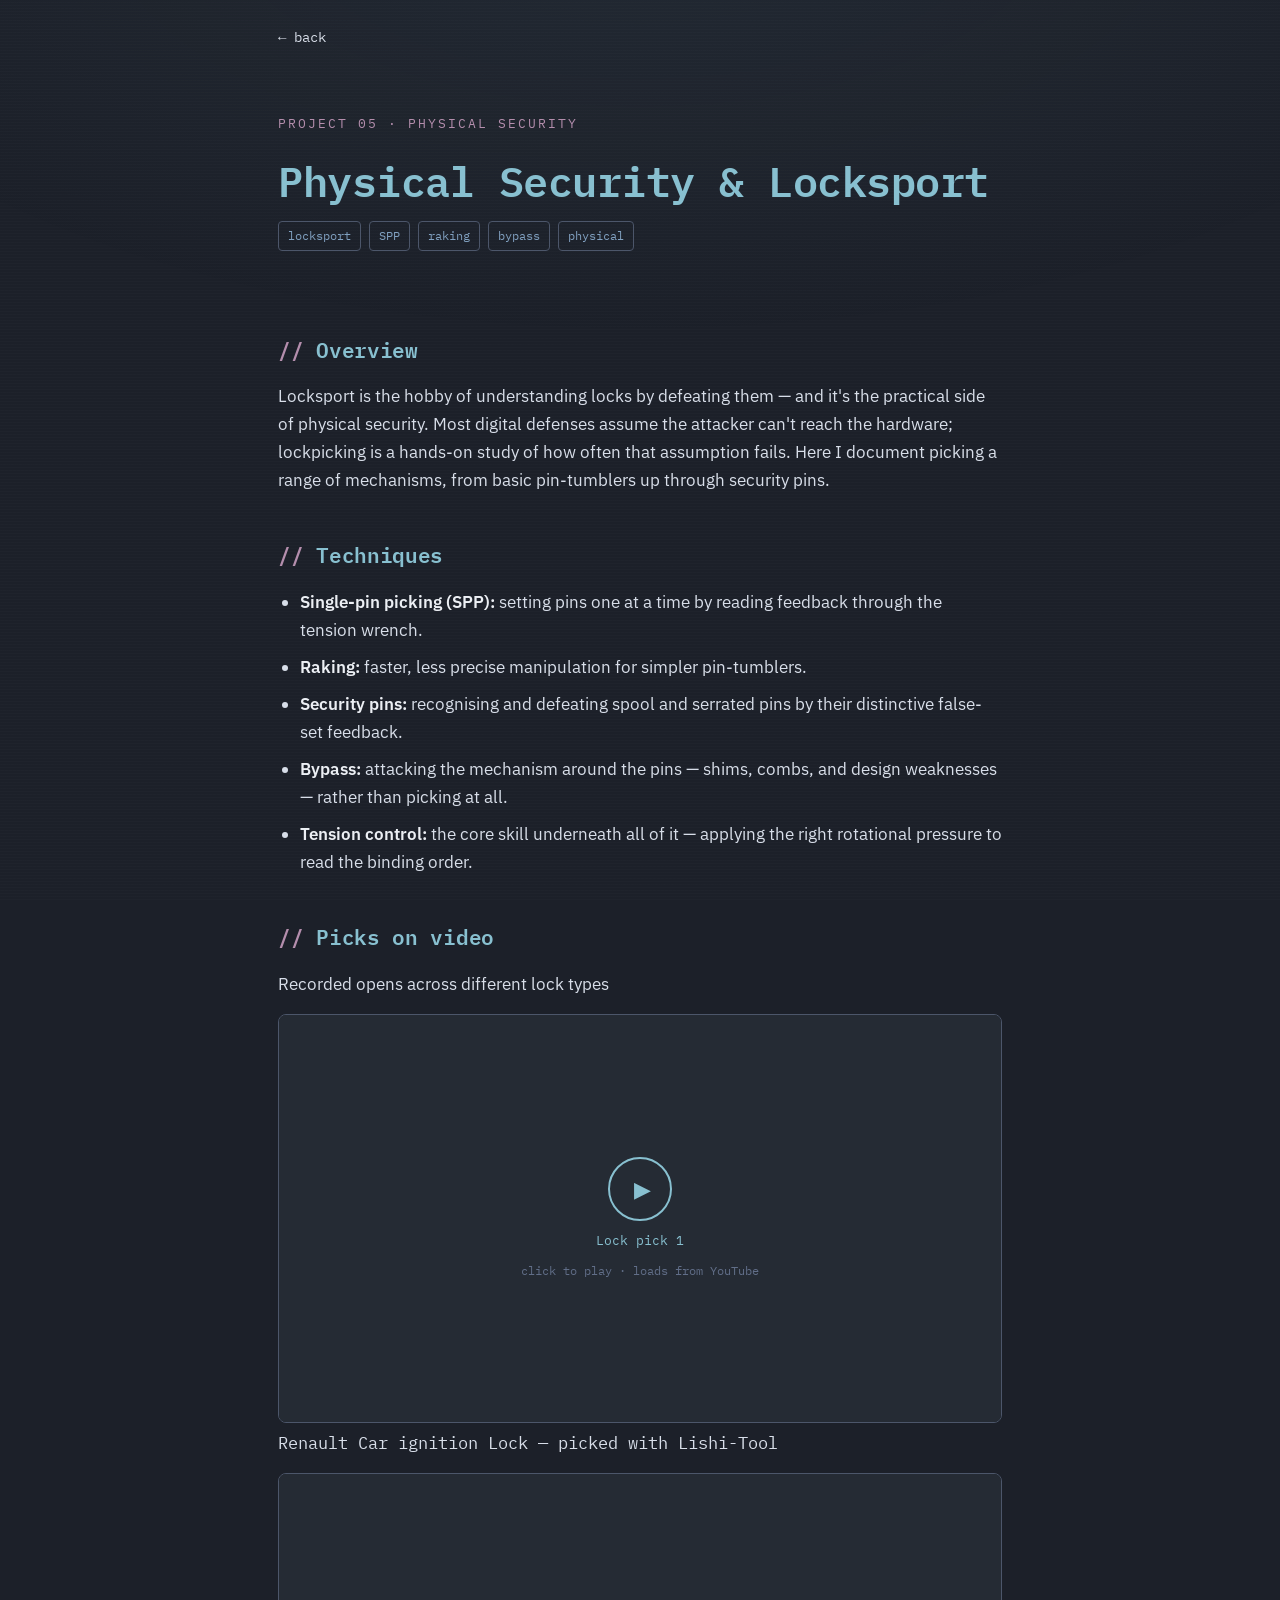
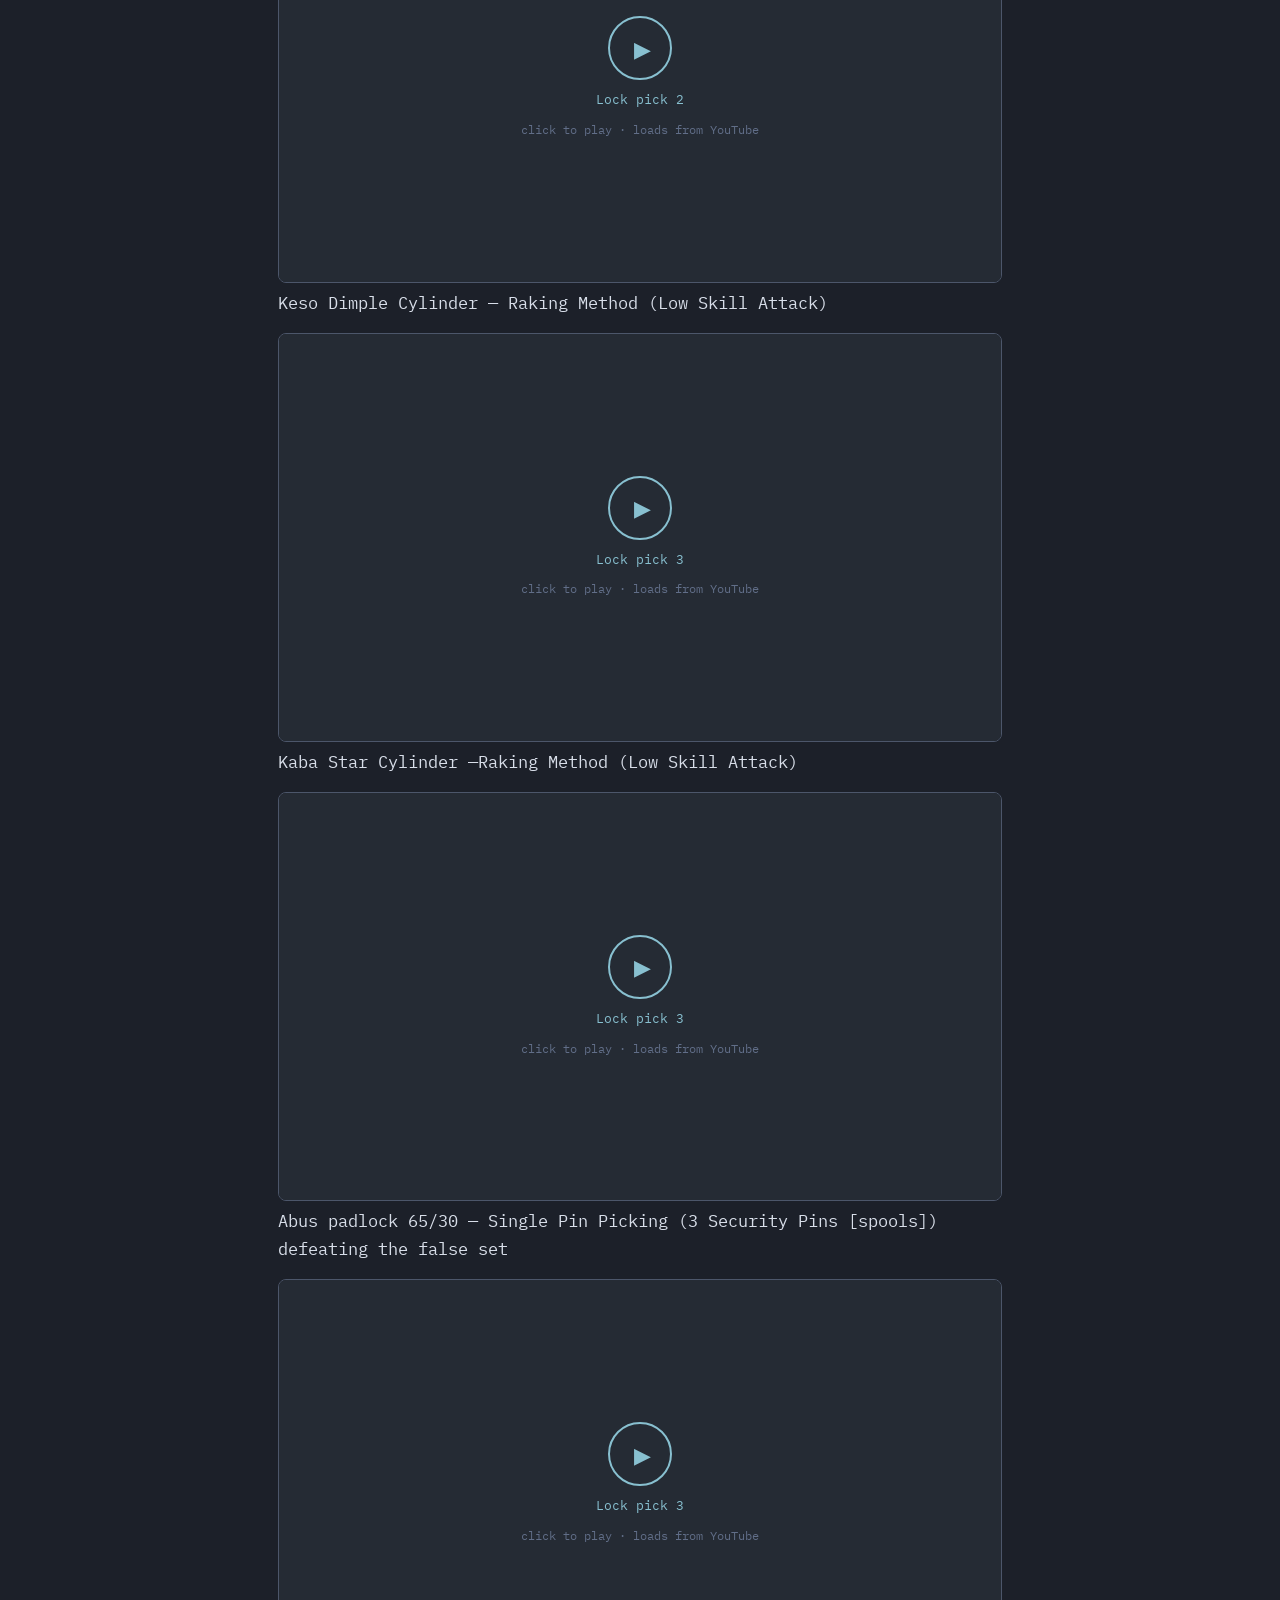
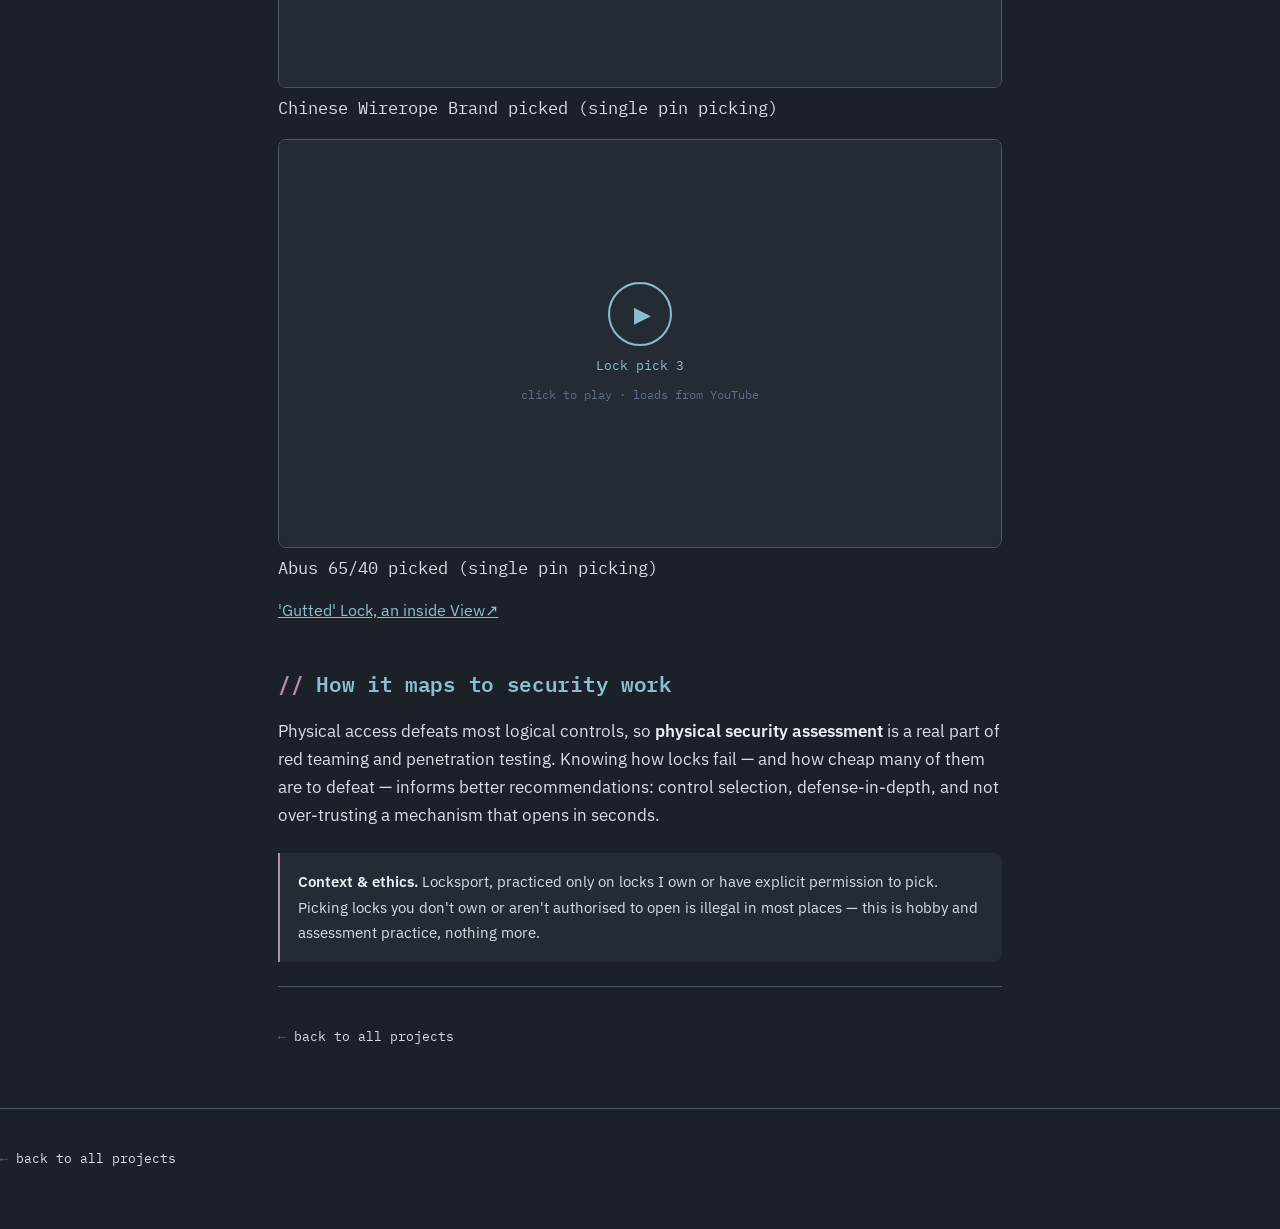
<file: projects/lockpicking.html>
<!DOCTYPE html>
<html lang="en">
<head>
<meta charset="UTF-8">
<meta name="viewport" content="width=device-width, initial-scale=1.0">
<title>Physical Security &amp; Locksport // HANDLE</title>
<link rel="stylesheet" href="../style.css">
</head>
<body>
<div class="wrap narrow">
  <nav><a href="../index.html">← back</a></nav>

  <article class="doc">
    <header>
      <div class="tag">project 05 · physical security</div>
      <h1>Physical Security &amp; Locksport</h1>
      <div class="meta"><span>locksport</span><span>SPP</span><span>raking</span><span>bypass</span><span>physical</span></div>
    </header>

    <h2>Overview</h2>
    <p>Locksport is the hobby of understanding locks by defeating them — and it's the practical
      side of physical security. Most digital defenses assume the attacker can't reach the
      hardware; lockpicking is a hands-on study of how often that assumption fails. Here I
      document picking a range of mechanisms, from basic pin-tumblers up through security pins.</p>

    <h2>Techniques</h2>
    <ul>
      <li><strong>Single-pin picking (SPP):</strong> setting pins one at a time by reading feedback through the tension wrench.</li>
      <li><strong>Raking:</strong> faster, less precise manipulation for simpler pin-tumblers.</li>
      <li><strong>Security pins:</strong> recognising and defeating spool and serrated pins by their distinctive false-set feedback.</li>
      <li><strong>Bypass:</strong> attacking the mechanism around the pins — shims, combs, and design weaknesses — rather than picking at all.</li>
      <li><strong>Tension control:</strong> the core skill underneath all of it — applying the right rotational pressure to read the binding order.</li>
    </ul>

    <h2>Picks on video</h2>
    <p>Recorded opens across different lock types

    <div class="video"><a class="yt" href="https://www.youtube.com/watch?v=J0KGOm53DV4" data-id="J0KGOm53DV4" data-title="Lock pick 1" target="_blank" rel="noopener"><span class="play">▶</span><span>Lock pick 1</span><small>click to play · loads from YouTube</small></a></div>
    <p class="vid-cap">Renault Car ignition Lock — picked with Lishi-Tool</p>

    <div class="video"><a class="yt" href="https://www.youtube.com/watch?v=lEosoK8IHfY" data-id="lEosoK8IHfY" data-title="Lock pick 2" target="_blank" rel="noopener"><span class="play">▶</span><span>Lock pick 2</span><small>click to play · loads from YouTube</small></a></div>
    <p class="vid-cap">Keso Dimple Cylinder — Raking Method (Low Skill Attack)</p>

    <div class="video"><a class="yt" href="https://www.youtube.com/watch?v=S94pUuNDwUU" data-id="S94pUuNDwUU" data-title="Lock pick 3" target="_blank" rel="noopener"><span class="play">▶</span><span>Lock pick 3</span><small>click to play · loads from YouTube</small></a></div>
    <p class="vid-cap">Kaba Star Cylinder —Raking Method (Low Skill Attack)</p>

    <div class="video"><a class="yt" href="https://www.youtube.com/watch?v=SMLwJN4hni4" data-id="SMLwJN4hni4" data-title="Lock pick 3" target="_blank" rel="noopener"><span class="play">▶</span><span>Lock pick 3</span><small>click to play · loads from YouTube</small></a></div>
    <p class="vid-cap">Abus padlock 65/30 — Single Pin Picking (3 Security Pins [spools]) defeating the false set </p>


    <div class="video"><a class="yt" href="https://www.youtube.com/watch?v=y7-wetPEeXE" data-id="y7-wetPEeXE" data-title="Lock pick 3" target="_blank" rel="noopener"><span class="play">▶</span><span>Lock pick 3</span><small>click to play · loads from YouTube</small></a></div>
    <p class="vid-cap">Chinese Wirerope Brand picked (single pin picking)</p>

    
    <div class="video"><a class="yt" href="https://www.youtube.com/watch?v=EVkBiVJdoZQ" data-id="EVkBiVJdoZQ" data-title="Lock pick 3" target="_blank" rel="noopener"><span class="play">▶</span><span>Lock pick 3</span><small>click to play · loads from YouTube</small></a></div>
    <p class="vid-cap">Abus 65/40 picked (single pin picking)</p>

    <a href="img/gutted.jpg" target="_blank" class="geo-link rel="noopener">'Gutted' Lock, an inside View↗</a>
   

    <h2>How it maps to security work</h2>
    <p>Physical access defeats most logical controls, so <strong>physical security assessment</strong>
      is a real part of red teaming and penetration testing. Knowing how locks fail — and how
      cheap many of them are to defeat — informs better recommendations: control selection,
      defense-in-depth, and not over-trusting a mechanism that opens in seconds.</p>

    <div class="note"><p><strong>Context &amp; ethics.</strong> Locksport, practiced only on locks I
      own or have explicit permission to pick. Picking locks you don't own or aren't authorised to
      open is illegal in most places — this is hobby and assessment practice, nothing more.</p></div>
  </article>

  <footer>← <a href="../index.html">back to all projects</a></footer>
</div>
  
  </article>

  <footer>← <a href="../index.html">back to all projects</a></footer>
</div>
<script data-goatcounter="https://submerse.goatcounter.com/count" async src="//gc.zgo.at/count.js"></script>
<script src="../site.js"></script>
</body>
</html>
</body>
</html>
</file>
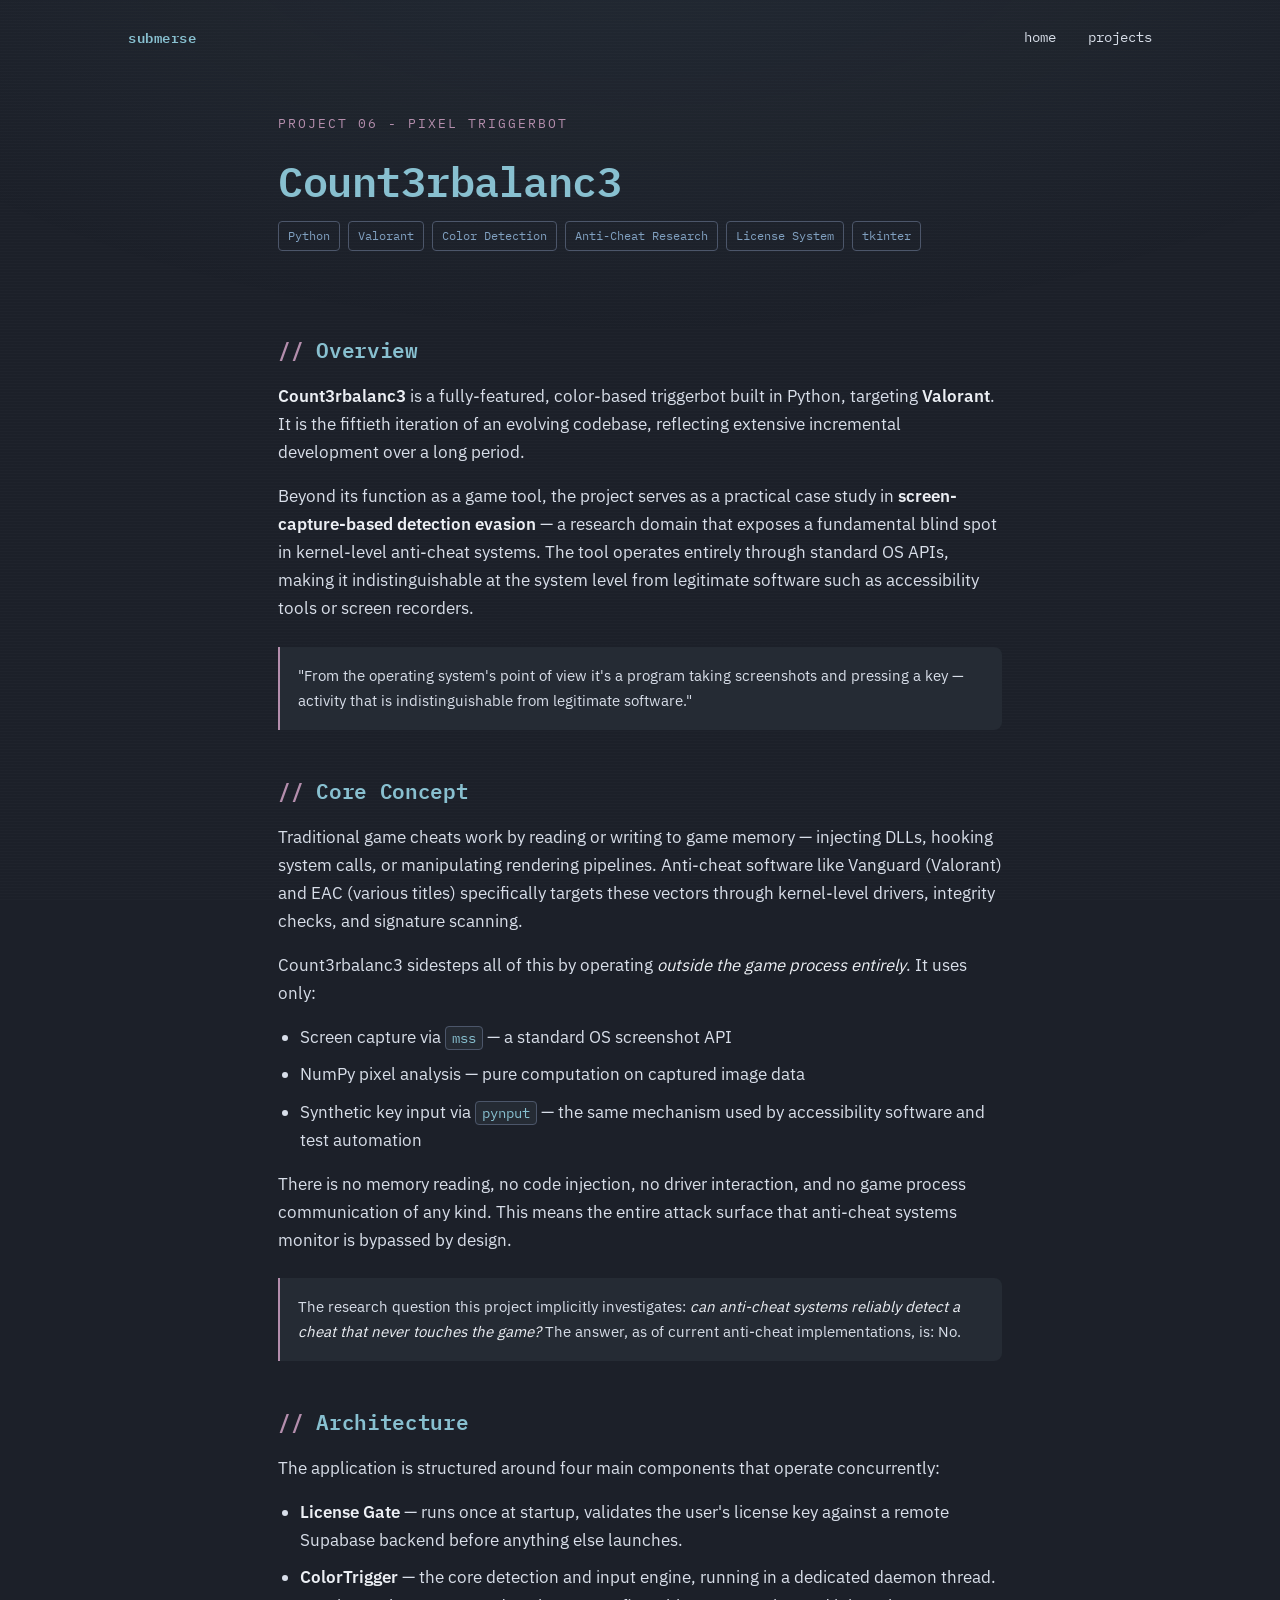
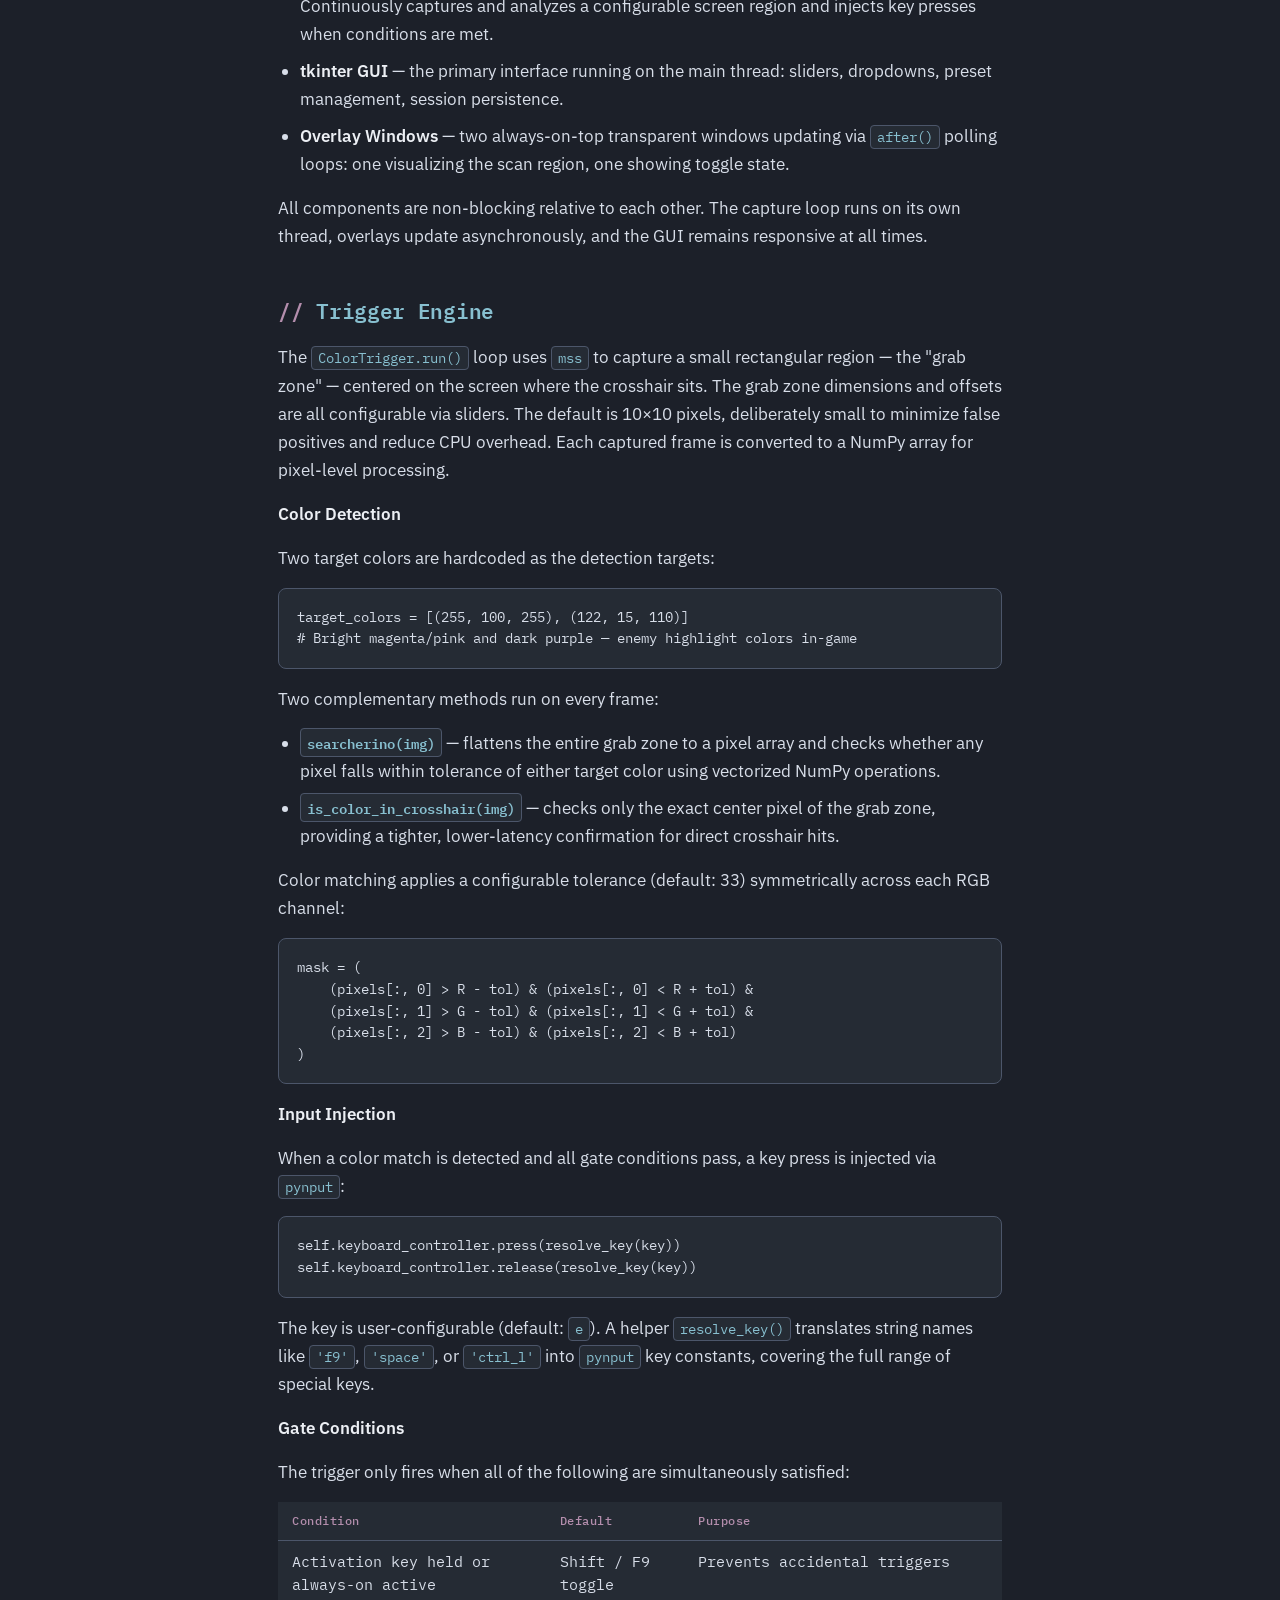
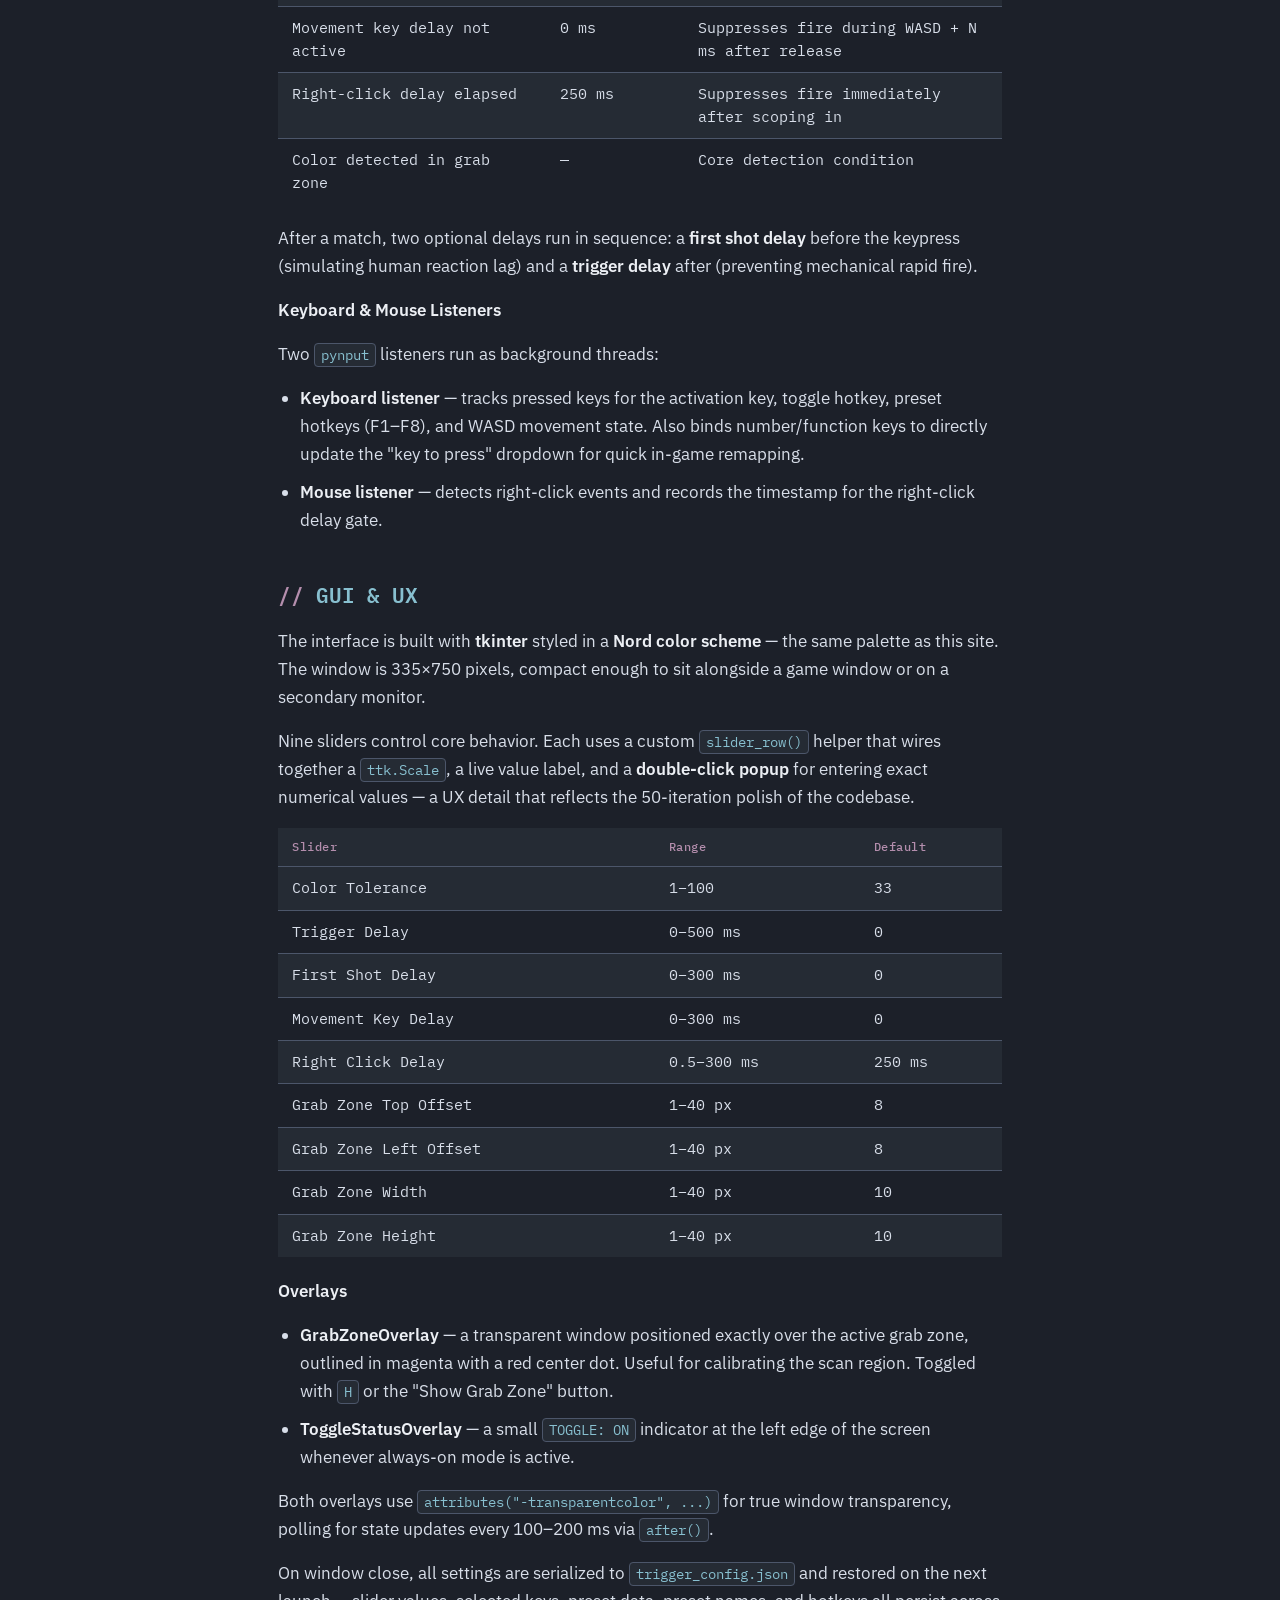
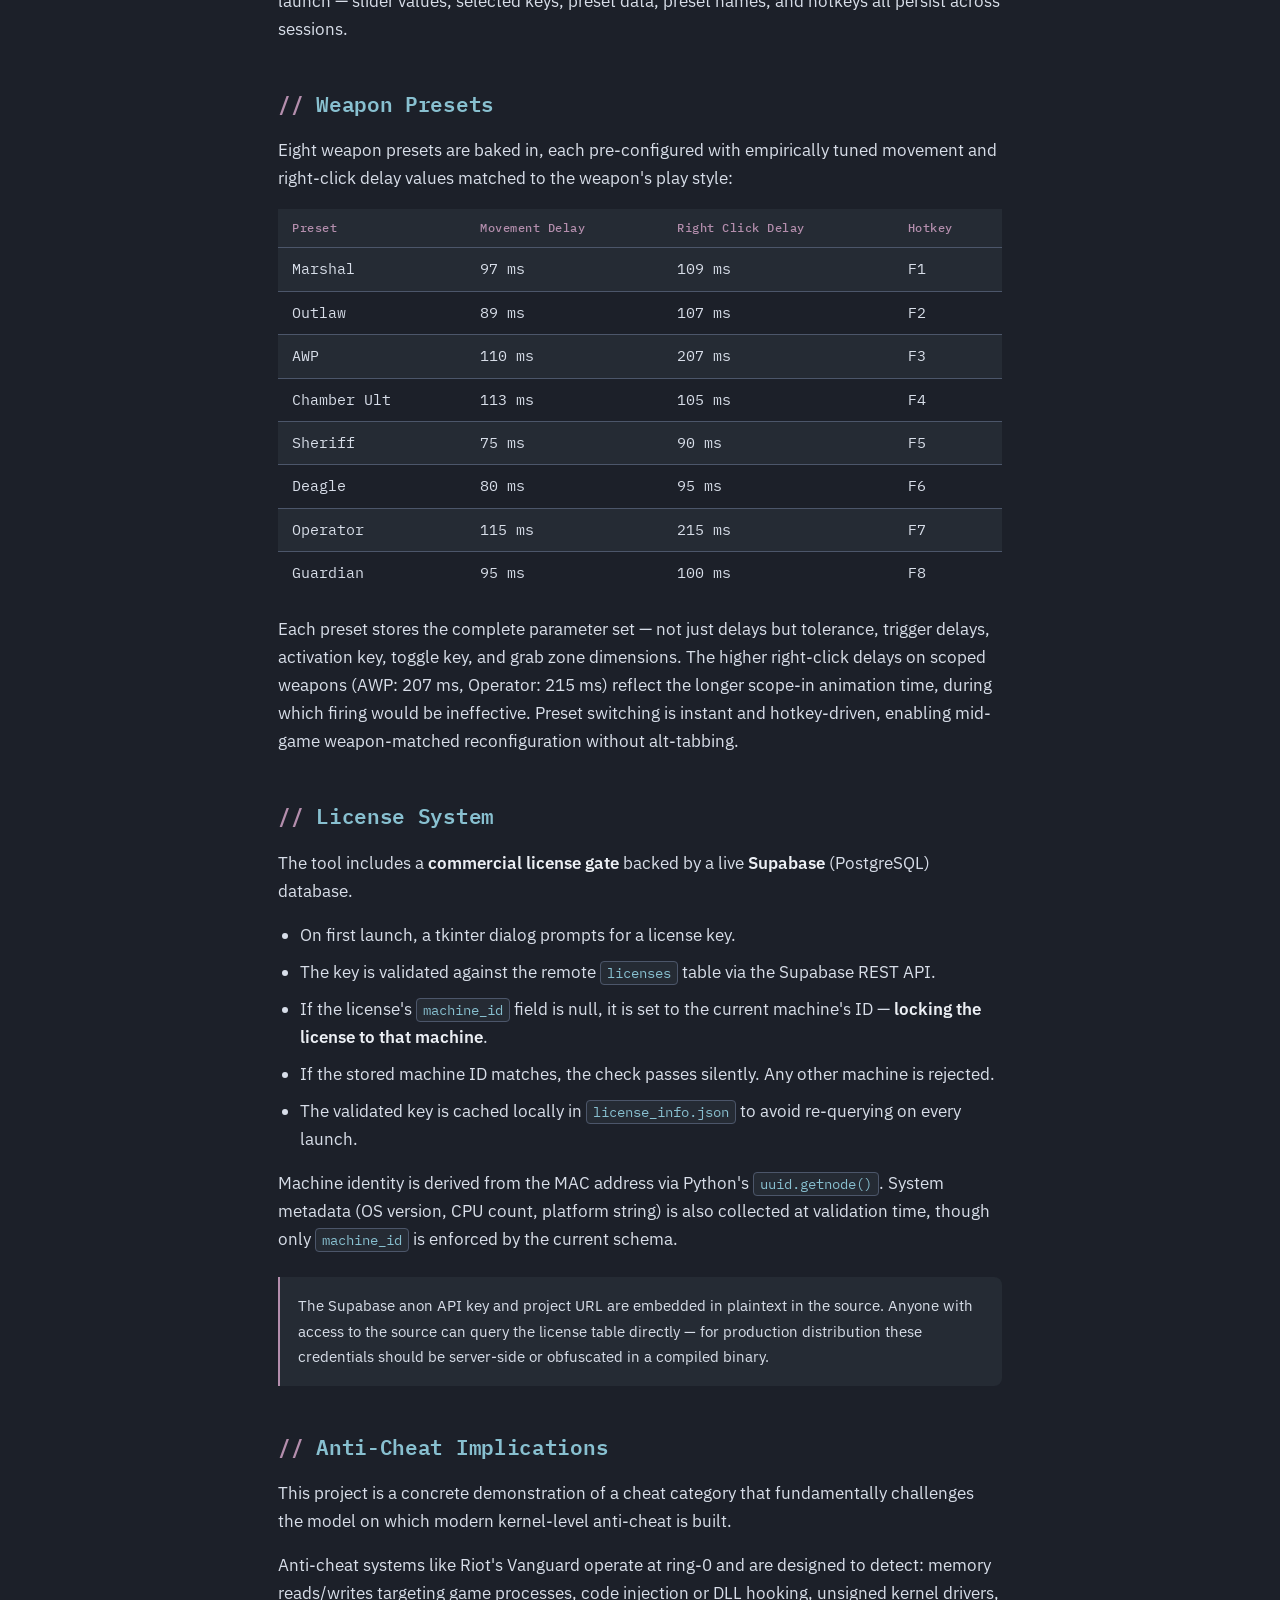
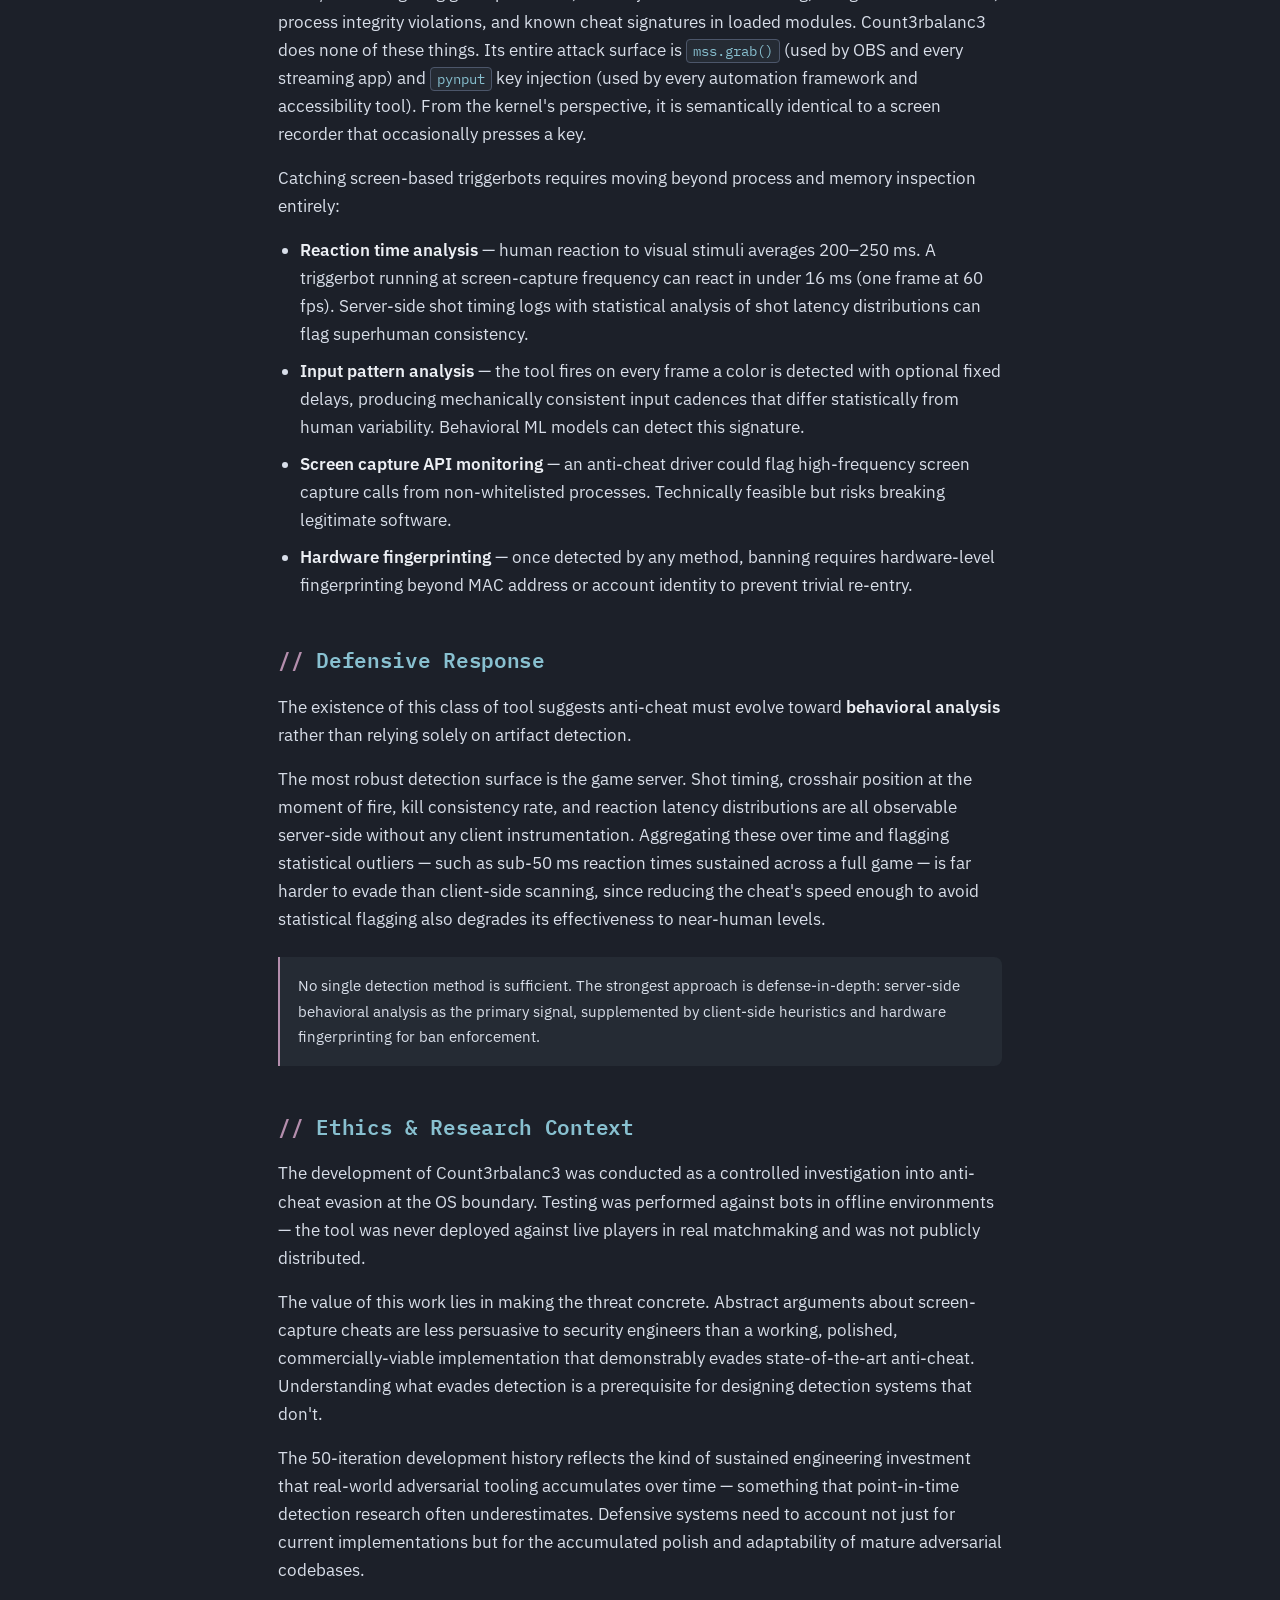
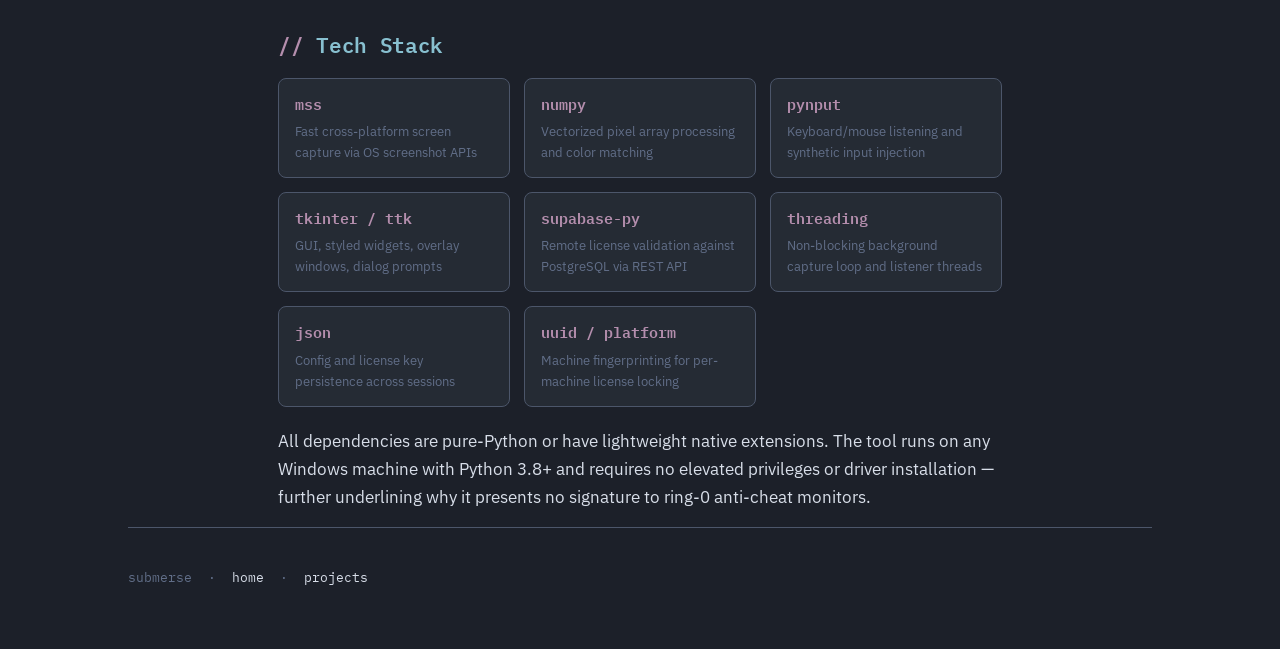
<file: projects/screen-triggerbot.html>
<!DOCTYPE html>
<html lang="en">
<head>
  <meta charset="UTF-8" />
  <meta name="viewport" content="width=device-width, initial-scale=1.0" />
  <title>Count3rbalanc3 — Screen-Based Triggerbot Writeup</title>
  <link rel="stylesheet" href="../style.css" />
  <style>
    table { width:100%; border-collapse:collapse; margin:12px 0 20px; font-family:var(--mono); font-size:13.5px; }
    th { text-align:left; color:var(--accent); border-bottom:2px solid var(--line); padding:8px 10px; }
    td { color:var(--text-dim); border-bottom:1px solid var(--line); padding:7px 10px; }
    tr:nth-child(even) td { background:var(--bg-card); }
    .stack-grid { display:grid; grid-template-columns:repeat(auto-fill,minmax(200px,1fr)); gap:14px; margin:12px 0 20px; }
    .stack-card { background:var(--bg-card); border:1px solid var(--line); border-radius:8px; padding:14px 16px; }
    .stack-card .lib { font-family:var(--mono); color:var(--magenta); font-size:0.95rem; font-weight:bold; margin-bottom:4px; }
    .stack-card .desc { font-family:var(--sans); color:var(--text-faint); font-size:0.82rem; }
  </style>
</head>
<body>

<div class="wrap">
  <nav>
    <span class="logo">submerse</span>
    <div class="links">
      <a href="../index.html">home</a>
      <a href="../index.html#projects">projects</a>
    </div>
  </nav>
</div>

<div class="wrap narrow doc">

  <header>
    <div class="tag">Project 06 - Pixel Triggerbot</div>
    <h1>Count3rbalanc3</h1>
    <div class="meta">
      <span>Python</span>
      <span>Valorant</span>
      <span>Color Detection</span>
      <span>Anti-Cheat Research</span>
      <span>License System</span>
      <span>tkinter</span>
    </div>
  </header>

  <!-- OVERVIEW -->
  <h2>Overview</h2>
  <p>
    <strong>Count3rbalanc3</strong> is a fully-featured, color-based triggerbot built in Python,
    targeting <strong>Valorant</strong>. It is the fiftieth iteration of an evolving codebase, reflecting extensive
    incremental development over a long period.
  </p>
  <p>
    Beyond its function as a game tool, the project serves as a practical case study in
    <strong>screen-capture-based detection evasion</strong> — a research domain that exposes a fundamental blind spot in
    kernel-level anti-cheat systems. The tool operates entirely through standard OS APIs, making it indistinguishable at
    the system level from legitimate software such as accessibility tools or screen recorders.
  </p>
  <div class="note">
    <p>"From the operating system's point of view it's a program taking screenshots and pressing a key — activity that is
    indistinguishable from legitimate software."</p>
  </div>

  <!-- CORE CONCEPT -->
  <h2>Core Concept</h2>
  <p>
    Traditional game cheats work by reading or writing to game memory — injecting DLLs, hooking system calls, or
    manipulating rendering pipelines. Anti-cheat software like Vanguard (Valorant) and EAC (various titles)
    specifically targets these vectors through kernel-level drivers, integrity checks, and signature scanning.
  </p>
  <p>
    Count3rbalanc3 sidesteps all of this by operating <em>outside the game process entirely</em>. It uses only:
  </p>
  <ul>
    <li>Screen capture via <code>mss</code> — a standard OS screenshot API</li>
    <li>NumPy pixel analysis — pure computation on captured image data</li>
    <li>Synthetic key input via <code>pynput</code> — the same mechanism used by accessibility software and test automation</li>
  </ul>
  <p>
    There is no memory reading, no code injection, no driver interaction, and no game process communication of any kind.
    This means the entire attack surface that anti-cheat systems monitor is bypassed by design.
  </p>
  <div class="note">
    <p>The research question this project implicitly investigates: <em>can anti-cheat systems reliably detect a cheat that
    never touches the game?</em> The answer, as of current anti-cheat implementations, is: No.</p>
  </div>

  <!-- ARCHITECTURE -->
  <h2>Architecture</h2>
  <p>The application is structured around four main components that operate concurrently:</p>
  <ul>
    <li><strong>License Gate</strong> — runs once at startup, validates the user's license key against a remote Supabase backend before anything else launches.</li>
    <li><strong>ColorTrigger</strong> — the core detection and input engine, running in a dedicated daemon thread. Continuously captures and analyzes a configurable screen region and injects key presses when conditions are met.</li>
    <li><strong>tkinter GUI</strong> — the primary interface running on the main thread: sliders, dropdowns, preset management, session persistence.</li>
    <li><strong>Overlay Windows</strong> — two always-on-top transparent windows updating via <code>after()</code> polling loops: one visualizing the scan region, one showing toggle state.</li>
  </ul>
  <p>
    All components are non-blocking relative to each other. The capture loop runs on its own thread, overlays update
    asynchronously, and the GUI remains responsive at all times.
  </p>

  <!-- TRIGGER ENGINE -->
  <h2>Trigger Engine</h2>
  <p>
    The <code>ColorTrigger.run()</code> loop uses <code>mss</code> to capture a small rectangular region — the "grab zone"
    — centered on the screen where the crosshair sits. The grab zone dimensions and offsets are all configurable via
    sliders. The default is 10×10 pixels, deliberately small to minimize false positives and reduce CPU overhead.
    Each captured frame is converted to a NumPy array for pixel-level processing.
  </p>

  <p><strong>Color Detection</strong></p>
  <p>Two target colors are hardcoded as the detection targets:</p>
  <pre><code>target_colors = [(255, 100, 255), (122, 15, 110)]
# Bright magenta/pink and dark purple — enemy highlight colors in-game</code></pre>
  <p>Two complementary methods run on every frame:</p>
  <ul>
    <li><strong><code>searcherino(img)</code></strong> — flattens the entire grab zone to a pixel array and checks whether any pixel falls within tolerance of either target color using vectorized NumPy operations.</li>
    <li><strong><code>is_color_in_crosshair(img)</code></strong> — checks only the exact center pixel of the grab zone, providing a tighter, lower-latency confirmation for direct crosshair hits.</li>
  </ul>
  <p>Color matching applies a configurable tolerance (default: 33) symmetrically across each RGB channel:</p>
  <pre><code>mask = (
    (pixels[:, 0] > R - tol) & (pixels[:, 0] < R + tol) &
    (pixels[:, 1] > G - tol) & (pixels[:, 1] < G + tol) &
    (pixels[:, 2] > B - tol) & (pixels[:, 2] < B + tol)
)</code></pre>

  <p><strong>Input Injection</strong></p>
  <p>When a color match is detected and all gate conditions pass, a key press is injected via <code>pynput</code>:</p>
  <pre><code>self.keyboard_controller.press(resolve_key(key))
self.keyboard_controller.release(resolve_key(key))</code></pre>
  <p>
    The key is user-configurable (default: <code>e</code>). A helper <code>resolve_key()</code> translates string names
    like <code>'f9'</code>, <code>'space'</code>, or <code>'ctrl_l'</code> into <code>pynput</code> key constants,
    covering the full range of special keys.
  </p>

  <p><strong>Gate Conditions</strong></p>
  <p>The trigger only fires when all of the following are simultaneously satisfied:</p>
  <table>
    <tr><th>Condition</th><th>Default</th><th>Purpose</th></tr>
    <tr><td>Activation key held or always-on active</td><td>Shift / F9 toggle</td><td>Prevents accidental triggers</td></tr>
    <tr><td>Movement key delay not active</td><td>0 ms</td><td>Suppresses fire during WASD + N ms after release</td></tr>
    <tr><td>Right-click delay elapsed</td><td>250 ms</td><td>Suppresses fire immediately after scoping in</td></tr>
    <tr><td>Color detected in grab zone</td><td>—</td><td>Core detection condition</td></tr>
  </table>
  <p>
    After a match, two optional delays run in sequence: a <strong>first shot delay</strong> before the keypress
    (simulating human reaction lag) and a <strong>trigger delay</strong> after (preventing mechanical rapid fire).
  </p>

  <p><strong>Keyboard &amp; Mouse Listeners</strong></p>
  <p>Two <code>pynput</code> listeners run as background threads:</p>
  <ul>
    <li><strong>Keyboard listener</strong> — tracks pressed keys for the activation key, toggle hotkey, preset hotkeys (F1–F8), and WASD movement state. Also binds number/function keys to directly update the "key to press" dropdown for quick in-game remapping.</li>
    <li><strong>Mouse listener</strong> — detects right-click events and records the timestamp for the right-click delay gate.</li>
  </ul>

  <!-- GUI -->
  <h2>GUI &amp; UX</h2>
  <p>
    The interface is built with <strong>tkinter</strong> styled in a <strong>Nord color scheme</strong> — the same palette
    as this site. The window is 335×750 pixels, compact enough to sit alongside a game window or on a secondary monitor.
  </p>
  <p>
    Nine sliders control core behavior. Each uses a custom <code>slider_row()</code> helper that wires together a
    <code>ttk.Scale</code>, a live value label, and a <strong>double-click popup</strong> for entering exact numerical
    values — a UX detail that reflects the 50-iteration polish of the codebase.
  </p>
  <table>
    <tr><th>Slider</th><th>Range</th><th>Default</th></tr>
    <tr><td>Color Tolerance</td><td>1–100</td><td>33</td></tr>
    <tr><td>Trigger Delay</td><td>0–500 ms</td><td>0</td></tr>
    <tr><td>First Shot Delay</td><td>0–300 ms</td><td>0</td></tr>
    <tr><td>Movement Key Delay</td><td>0–300 ms</td><td>0</td></tr>
    <tr><td>Right Click Delay</td><td>0.5–300 ms</td><td>250 ms</td></tr>
    <tr><td>Grab Zone Top Offset</td><td>1–40 px</td><td>8</td></tr>
    <tr><td>Grab Zone Left Offset</td><td>1–40 px</td><td>8</td></tr>
    <tr><td>Grab Zone Width</td><td>1–40 px</td><td>10</td></tr>
    <tr><td>Grab Zone Height</td><td>1–40 px</td><td>10</td></tr>
  </table>

  <p><strong>Overlays</strong></p>
  <ul>
    <li><strong>GrabZoneOverlay</strong> — a transparent window positioned exactly over the active grab zone, outlined in magenta with a red center dot. Useful for calibrating the scan region. Toggled with <code>H</code> or the "Show Grab Zone" button.</li>
    <li><strong>ToggleStatusOverlay</strong> — a small <code>TOGGLE: ON</code> indicator at the left edge of the screen whenever always-on mode is active.</li>
  </ul>
  <p>
    Both overlays use <code>attributes("-transparentcolor", ...)</code> for true window transparency, polling for
    state updates every 100–200 ms via <code>after()</code>.
  </p>
  <p>
    On window close, all settings are serialized to <code>trigger_config.json</code> and restored on the next
    launch — slider values, selected keys, preset data, preset names, and hotkeys all persist across sessions.
  </p>

  <!-- PRESETS -->
  <h2>Weapon Presets</h2>
  <p>
    Eight weapon presets are baked in, each pre-configured with empirically tuned movement and right-click delay
    values matched to the weapon's play style:
  </p>
  <table>
    <tr><th>Preset</th><th>Movement Delay</th><th>Right Click Delay</th><th>Hotkey</th></tr>
    <tr><td>Marshal</td><td>97 ms</td><td>109 ms</td><td>F1</td></tr>
    <tr><td>Outlaw</td><td>89 ms</td><td>107 ms</td><td>F2</td></tr>
    <tr><td>AWP</td><td>110 ms</td><td>207 ms</td><td>F3</td></tr>
    <tr><td>Chamber Ult</td><td>113 ms</td><td>105 ms</td><td>F4</td></tr>
    <tr><td>Sheriff</td><td>75 ms</td><td>90 ms</td><td>F5</td></tr>
    <tr><td>Deagle</td><td>80 ms</td><td>95 ms</td><td>F6</td></tr>
    <tr><td>Operator</td><td>115 ms</td><td>215 ms</td><td>F7</td></tr>
    <tr><td>Guardian</td><td>95 ms</td><td>100 ms</td><td>F8</td></tr>
  </table>
  <p>
    Each preset stores the complete parameter set — not just delays but tolerance, trigger delays, activation key,
    toggle key, and grab zone dimensions. The higher right-click delays on scoped weapons (AWP: 207 ms, Operator:
    215 ms) reflect the longer scope-in animation time, during which firing would be ineffective. Preset switching
    is instant and hotkey-driven, enabling mid-game weapon-matched reconfiguration without alt-tabbing.
  </p>

  <!-- LICENSE SYSTEM -->
  <h2>License System</h2>
  <p>
    The tool includes a <strong>commercial license gate</strong> backed by a live <strong>Supabase</strong>
    (PostgreSQL) database.
  </p>
  <ul>
    <li>On first launch, a tkinter dialog prompts for a license key.</li>
    <li>The key is validated against the remote <code>licenses</code> table via the Supabase REST API.</li>
    <li>If the license's <code>machine_id</code> field is null, it is set to the current machine's ID — <strong>locking the license to that machine</strong>.</li>
    <li>If the stored machine ID matches, the check passes silently. Any other machine is rejected.</li>
    <li>The validated key is cached locally in <code>license_info.json</code> to avoid re-querying on every launch.</li>
  </ul>
  <p>
    Machine identity is derived from the MAC address via Python's <code>uuid.getnode()</code>. System metadata
    (OS version, CPU count, platform string) is also collected at validation time, though only
    <code>machine_id</code> is enforced by the current schema.
  </p>
  <div class="note">
    <p>The Supabase anon API key and project URL are embedded in plaintext in the source. Anyone with access to
    the source can query the license table directly — for production distribution these credentials should be
    server-side or obfuscated in a compiled binary.</p>
  </div>

  <!-- ANTI-CHEAT IMPLICATIONS -->
  <h2>Anti-Cheat Implications</h2>
  <p>
    This project is a concrete demonstration of a cheat category that fundamentally challenges the model on which
    modern kernel-level anti-cheat is built.
  </p>
  <p>
    Anti-cheat systems like Riot's Vanguard operate at ring-0 and are designed to detect: memory reads/writes
    targeting game processes, code injection or DLL hooking, unsigned kernel drivers, process integrity violations,
    and known cheat signatures in loaded modules. Count3rbalanc3 does none of these things. Its entire attack
    surface is <code>mss.grab()</code> (used by OBS and every streaming app) and <code>pynput</code> key injection
    (used by every automation framework and accessibility tool). From the kernel's perspective, it is semantically
    identical to a screen recorder that occasionally presses a key.
  </p>
  <p>Catching screen-based triggerbots requires moving beyond process and memory inspection entirely:</p>
  <ul>
    <li><strong>Reaction time analysis</strong> — human reaction to visual stimuli averages 200–250 ms. A triggerbot running at screen-capture frequency can react in under 16 ms (one frame at 60 fps). Server-side shot timing logs with statistical analysis of shot latency distributions can flag superhuman consistency.</li>
    <li><strong>Input pattern analysis</strong> — the tool fires on every frame a color is detected with optional fixed delays, producing mechanically consistent input cadences that differ statistically from human variability. Behavioral ML models can detect this signature.</li>
    <li><strong>Screen capture API monitoring</strong> — an anti-cheat driver could flag high-frequency screen capture calls from non-whitelisted processes. Technically feasible but risks breaking legitimate software.</li>
    <li><strong>Hardware fingerprinting</strong> — once detected by any method, banning requires hardware-level fingerprinting beyond MAC address or account identity to prevent trivial re-entry.</li>
  </ul>

  <!-- DEFENSIVE RESPONSE -->
  <h2>Defensive Response</h2>
  <p>
    The existence of this class of tool suggests anti-cheat must evolve toward <strong>behavioral analysis</strong>
    rather than relying solely on artifact detection.
  </p>
  <p>
    The most robust detection surface is the game server. Shot timing, crosshair position at the moment of fire,
    kill consistency rate, and reaction latency distributions are all observable server-side without any client
    instrumentation. Aggregating these over time and flagging statistical outliers — such as sub-50 ms reaction
    times sustained across a full game — is far harder to evade than client-side scanning, since reducing the
    cheat's speed enough to avoid statistical flagging also degrades its effectiveness to near-human levels.
  </p>
  <div class="note">
    <p>No single detection method is sufficient. The strongest approach is defense-in-depth: server-side
    behavioral analysis as the primary signal, supplemented by client-side heuristics and hardware fingerprinting
    for ban enforcement.</p>
  </div>

  <!-- ETHICS -->
  <h2>Ethics &amp; Research Context</h2>
  <p>
    The development of Count3rbalanc3 was conducted as a controlled investigation into anti-cheat evasion at the
    OS boundary. Testing was performed against bots in offline environments — the tool was never deployed against
    live players in real matchmaking and was not publicly distributed.
  </p>
  <p>
    The value of this work lies in making the threat concrete. Abstract arguments about screen-capture cheats are
    less persuasive to security engineers than a working, polished, commercially-viable implementation that
    demonstrably evades state-of-the-art anti-cheat. Understanding what evades detection is a prerequisite for
    designing detection systems that don't.
  </p>
  <p>
    The 50-iteration development history reflects the kind of sustained engineering investment that real-world
    adversarial tooling accumulates over time — something that point-in-time detection research often
    underestimates. Defensive systems need to account not just for current implementations but for the accumulated
    polish and adaptability of mature adversarial codebases.
  </p>

  <!-- TECH STACK -->
  <h2>Tech Stack</h2>
  <div class="stack-grid">
    <div class="stack-card"><div class="lib">mss</div><div class="desc">Fast cross-platform screen capture via OS screenshot APIs</div></div>
    <div class="stack-card"><div class="lib">numpy</div><div class="desc">Vectorized pixel array processing and color matching</div></div>
    <div class="stack-card"><div class="lib">pynput</div><div class="desc">Keyboard/mouse listening and synthetic input injection</div></div>
    <div class="stack-card"><div class="lib">tkinter / ttk</div><div class="desc">GUI, styled widgets, overlay windows, dialog prompts</div></div>
    <div class="stack-card"><div class="lib">supabase-py</div><div class="desc">Remote license validation against PostgreSQL via REST API</div></div>
    <div class="stack-card"><div class="lib">threading</div><div class="desc">Non-blocking background capture loop and listener threads</div></div>
    <div class="stack-card"><div class="lib">json</div><div class="desc">Config and license key persistence across sessions</div></div>
    <div class="stack-card"><div class="lib">uuid / platform</div><div class="desc">Machine fingerprinting for per-machine license locking</div></div>
  </div>
  <p>
    All dependencies are pure-Python or have lightweight native extensions. The tool runs on any Windows machine
    with Python 3.8+ and requires no elevated privileges or driver installation — further underlining why it
    presents no signature to ring-0 anti-cheat monitors.
  </p>

</div>

<div class="wrap">
  <footer>
    <span>submerse</span> &nbsp;·&nbsp;
    <a href="../index.html">home</a> &nbsp;·&nbsp;
    <a href="../index.html#projects">projects</a>
  </footer>
</div>

<script src="../site.js"></script>
</body>
</html>
</file>
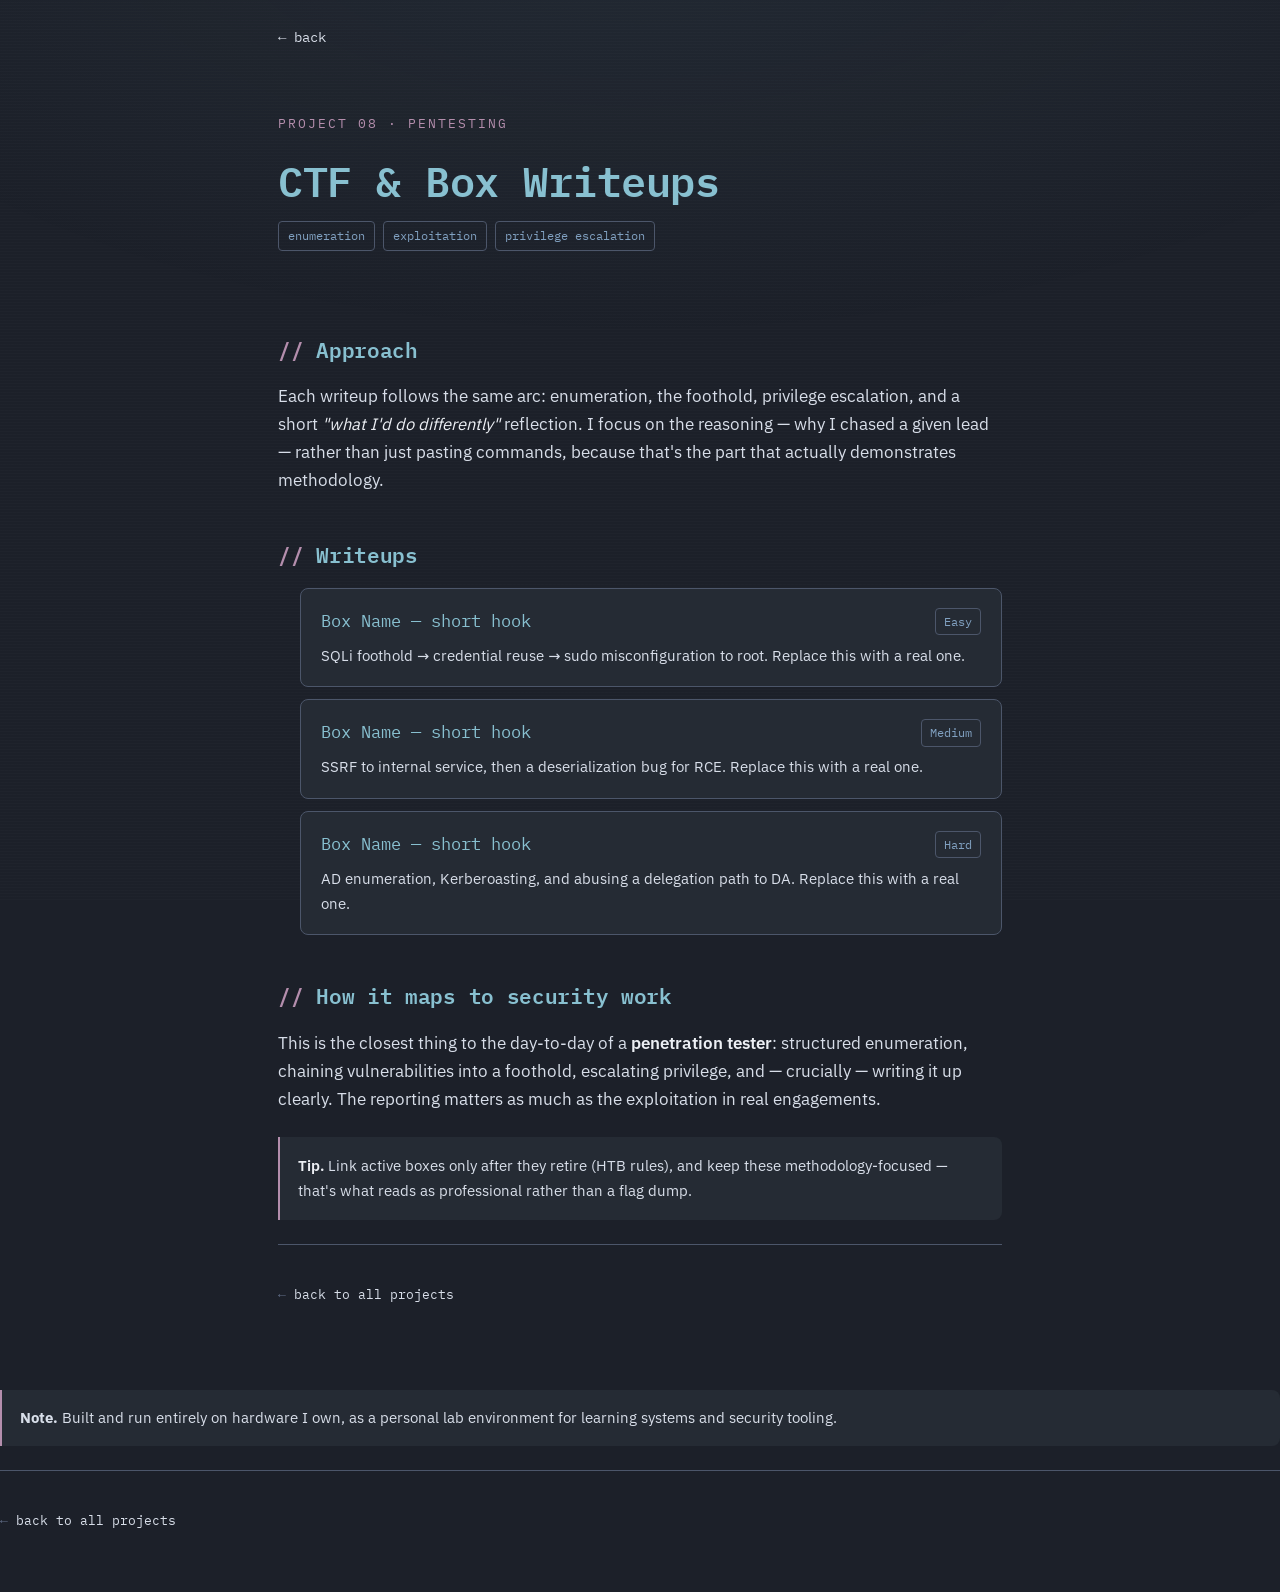
<file: projects/writeups.html>
<!DOCTYPE html>
<html lang="en">
<head>
<meta charset="UTF-8">
<meta name="viewport" content="width=device-width, initial-scale=1.0">
<title>CTF &amp; Box Writeups // HANDLE</title>
<link rel="stylesheet" href="../style.css">
<style>
  /* small page-specific list styling */
  .wlist{list-style:none;margin:8px 0 0;padding:0}
  .wlist li{border:1px solid var(--line);border-radius:8px;background:var(--bg-card);
    padding:18px 20px;margin-bottom:12px;transition:border-color .2s,transform .2s}
  .wlist li:hover{border-color:var(--accent-dim);transform:translateY(-2px)}
  .wlist a{font-family:var(--mono);color:var(--text);text-decoration:none;font-size:17px}
  .wlist a:hover{color:var(--accent)}
  .wlist .row{display:flex;justify-content:space-between;align-items:center;gap:12px;flex-wrap:wrap}
  .wlist .diff{font-family:var(--mono);font-size:11.5px;border:1px solid var(--line);
    border-radius:4px;padding:3px 8px;color:var(--accent-dim);white-space:nowrap}
  .wlist .blurb{color:var(--text-dim);font-size:14.5px;margin-top:8px}
</style>
</head>
<body>
<div class="wrap narrow">
  <nav><a href="../index.html">← back</a></nav>

  <article class="doc">
    <header>
      <div class="tag">project 08 · pentesting</div>
      <h1>CTF &amp; Box Writeups</h1>
      <div class="meta"><span>enumeration</span><span>exploitation</span><span>privilege escalation</span></div>
    </header>

    <h2>Approach</h2>
    <p>Each writeup follows the same arc: enumeration, the foothold, privilege escalation,
      and a short <em>"what I'd do differently"</em> reflection. I focus on the reasoning —
      why I chased a given lead — rather than just pasting commands, because that's the part
      that actually demonstrates methodology.</p>

    <h2>Writeups</h2>
    <!-- Each entry can link to its own page, a markdown file, or an external post (Medium/GitHub).
         Duplicate an <li> to add more. -->
    <ul class="wlist">
      <li>
        <div class="row">
          <a href="#">Box Name — short hook</a>
          <span class="diff">Easy</span>
        </div>
        <div class="blurb">SQLi foothold → credential reuse → sudo misconfiguration to root. Replace this with a real one.</div>
      </li>
      <li>
        <div class="row">
          <a href="#">Box Name — short hook</a>
          <span class="diff">Medium</span>
        </div>
        <div class="blurb">SSRF to internal service, then a deserialization bug for RCE. Replace this with a real one.</div>
      </li>
      <li>
        <div class="row">
          <a href="#">Box Name — short hook</a>
          <span class="diff">Hard</span>
        </div>
        <div class="blurb">AD enumeration, Kerberoasting, and abusing a delegation path to DA. Replace this with a real one.</div>
      </li>
    </ul>

    <h2>How it maps to security work</h2>
    <p>This is the closest thing to the day-to-day of a <strong>penetration tester</strong>:
      structured enumeration, chaining vulnerabilities into a foothold, escalating privilege,
      and — crucially — writing it up clearly. The reporting matters as much as the exploitation
      in real engagements.</p>

    <div class="note"><p><strong>Tip.</strong> Link active boxes only after they retire (HTB rules),
      and keep these methodology-focused — that's what reads as professional rather than a flag dump.</p></div>
  </article>

  <footer>← <a href="../index.html">back to all projects</a></footer>
</div>
    <div class="note"><p><strong>Note.</strong> Built and run entirely on hardware I own, as a
      personal lab environment for learning systems and security tooling.</p></div>
  </article>

  <footer>← <a href="../index.html">back to all projects</a></footer>
</div>
<script data-goatcounter="https://submerse.goatcounter.com/count" async src="//gc.zgo.at/count.js"></script>
<script src="../site.js"></script>
</body>
</html>
</body>
</html>
</file>
<file: style.css>
/* ============================================================
   SHARED STYLESHEET  —  portfolio.css   (Nord · frost-forward)
   Recolor everything from the :root block below.
   Linked as  style.css  (root pages)  /  ../style.css  (project pages)

   Colour roles:
     headings / titles  -> --accent  (frost cyan, the "main" colour)
     body / supporting  -> --text-dim (soft snow white)
     small labels / //  -> --magenta (aurora purple, complement)
   ============================================================ */
/* ---- fonts: self-hosted, no Google ---- */
@font-face{font-family:"IBM Plex Mono";font-style:normal;font-weight:400;font-display:swap;src:url("fonts/ibm-plex-mono-latin-400-normal.woff2") format("woff2")}
@font-face{font-family:"IBM Plex Mono";font-style:normal;font-weight:500;font-display:swap;src:url("fonts/ibm-plex-mono-latin-500-normal.woff2") format("woff2")}
@font-face{font-family:"IBM Plex Mono";font-style:normal;font-weight:600;font-display:swap;src:url("fonts/ibm-plex-mono-latin-600-normal.woff2") format("woff2")}
@font-face{font-family:"IBM Plex Sans";font-style:normal;font-weight:400;font-display:swap;src:url("fonts/ibm-plex-sans-latin-400-normal.woff2") format("woff2")}
@font-face{font-family:"IBM Plex Sans";font-style:normal;font-weight:500;font-display:swap;src:url("fonts/ibm-plex-sans-latin-500-normal.woff2") format("woff2")}
@font-face{font-family:"IBM Plex Sans";font-style:normal;font-weight:600;font-display:swap;src:url("fonts/ibm-plex-sans-latin-600-normal.woff2") format("woff2")}
@font-face{font-family:"IBM Plex Sans";font-style:normal;font-weight:700;font-display:swap;src:url("fonts/ibm-plex-sans-latin-700-normal.woff2") format("woff2")}

:root{
  /* ---- Nord palette ---- */
  --bg:#1c2029;            /* nord0  — Polar Night base   */
  --bg-card:#252b34;       /* nord1  — elevated surface   */
  --bg-card-hover:#434c5e; /* nord2  — hover surface      */
  --line:#4c566a;          /* nord3  — borders / dividers */
  --text:#eceff4;          /* nord6  — brightest snow (emphasis) */
  --text-dim:#d8dee9;      /* nord4  — body / supporting text    */
  --text-faint:#616e88;    /* muted blue-grey (footer, captions) */
  --accent:#88c0d0;        /* nord8  — FROST CYAN: headings + accents */
  --accent-dim:#81a1c1;    /* nord9  — frost blue (chips, borders)    */
  --magenta:#b48ead;       /* nord15 — AURORA PURPLE: labels / complement */
  --mono:'IBM Plex Mono',ui-monospace,monospace;
  --sans:'IBM Plex Sans',system-ui,sans-serif;
}
*{margin:0;padding:0;box-sizing:border-box}
html{scroll-behavior:smooth}
body{
  background:var(--bg);color:var(--text-dim);font-family:var(--sans);
  line-height:1.6;-webkit-font-smoothing:antialiased;overflow-x:hidden;
}
/* atmosphere: faint scanlines + top frost glow */
body::before{content:"";position:fixed;inset:0;pointer-events:none;z-index:1;opacity:.015;
  background-image:repeating-linear-gradient(0deg,#fff 0 1px,transparent 1px 3px)}
body::after{content:"";position:fixed;inset:0;pointer-events:none;z-index:1;opacity:.6;
  background:radial-gradient(120% 80% at 50% -10%,rgba(136,192,208,.10),transparent 60%)}

.wrap{max-width:1080px;margin:0 auto;padding:0 28px;position:relative;z-index:2}
.wrap.narrow{max-width:780px}

/* ---------- nav ---------- */
nav{display:flex;justify-content:space-between;align-items:center;
  padding:26px 0;font-family:var(--mono);font-size:14px}
nav .logo{color:var(--accent);font-weight:600;letter-spacing:.5px}
nav a{color:var(--text-dim);text-decoration:none;transition:color .2s}
nav a:hover{color:var(--accent)}
nav .links a{margin-left:24px}
nav .links a:hover{color:var(--accent)}
@media(max-width:560px){nav .links a{margin-left:16px;font-size:13px}}

/* ---------- hero (landing) ---------- */
.hero{padding:90px 0 70px}
.hero .tag,.tag{font-family:var(--mono);color:var(--magenta);font-size:13px;
  letter-spacing:2px;text-transform:uppercase;margin-bottom:22px}
.hero h1{font-family:var(--mono);font-weight:600;font-size:clamp(34px,6vw,62px);
  line-height:1.05;letter-spacing:-1px;margin-bottom:24px;color:var(--accent)}
.hero h1 .blink{color:var(--magenta);animation:blink 1.2s steps(2,start) infinite}
@keyframes blink{to{visibility:hidden}}
.hero p.lede{font-size:clamp(16px,2vw,19px);color:var(--text-dim);max-width:620px;margin-bottom:34px}
.cta a{font-family:var(--mono);font-size:14px;text-decoration:none;padding:11px 18px;
  border:1px solid var(--line);border-radius:6px;color:var(--text-dim);margin-right:12px;
  display:inline-block;margin-bottom:10px;transition:border-color .2s,color .2s,transform .15s}
.cta a.primary{border-color:var(--accent-dim);color:var(--accent)}
.cta a:hover{border-color:var(--accent);color:var(--accent);transform:translateY(-2px)}

/* ---------- sections ---------- */
section{padding:56px 0;border-top:1px solid var(--line)}
.sec-label{font-family:var(--mono);color:var(--magenta);font-size:13px;letter-spacing:1px;margin-bottom:8px}
.sec-label::before{content:"// "}
h2{font-family:var(--mono);font-weight:600;font-size:26px;margin-bottom:28px;letter-spacing:-.5px;color:var(--accent)}

/* ---------- about / prose ---------- */
.about p{color:var(--text-dim);max-width:680px;font-size:16.5px}
.about p+p{margin-top:16px}

/* ---------- skills ---------- */
.skills{display:flex;flex-wrap:wrap;gap:10px}
.skills span{font-family:var(--mono);font-size:13px;color:var(--text-dim);
  border:1px solid var(--line);border-radius:5px;padding:7px 12px;transition:border-color .2s,color .2s}
.skills span:hover{border-color:var(--accent);color:var(--accent)}

/* ---------- project grid (landing) ---------- */
.grid{display:grid;grid-template-columns:repeat(2,1fr);gap:18px}
@media(max-width:720px){.grid{grid-template-columns:1fr}}
.card{display:block;text-decoration:none;color:inherit;background:var(--bg-card);
  border:1px solid var(--line);border-radius:10px;padding:26px;position:relative;overflow:hidden;
  transition:background .2s,border-color .2s,transform .2s}
.card:hover{background:var(--bg-card-hover);border-color:var(--accent);transform:translateY(-3px)}
.card .idx{font-family:var(--mono);font-size:12px;color:var(--magenta)}
.card h3{font-family:var(--mono);font-size:18px;font-weight:600;margin:10px 0 10px;color:var(--accent)}
.card p{color:var(--text-dim);font-size:14.5px}
.card .stack{margin-top:16px;display:flex;flex-wrap:wrap;gap:6px}
.card .stack span{font-family:var(--mono);font-size:11.5px;color:var(--accent-dim);
  border:1px solid var(--line);border-radius:4px;padding:3px 7px}
.card .arrow{position:absolute;top:24px;right:24px;color:var(--text-faint);font-family:var(--mono);
  transition:color .2s,transform .2s}
.card:hover .arrow{color:var(--accent);transform:translate(3px,-3px)}

/* ============================================================
   PROJECT (document) PAGES  — wrap content in <article class="doc">
   ============================================================ */
.doc header{padding:40px 0 30px}
.doc h1{font-family:var(--mono);font-weight:600;font-size:clamp(28px,5vw,42px);
  line-height:1.1;letter-spacing:-.5px;margin-bottom:18px;color:var(--accent)}
.doc .meta{display:flex;flex-wrap:wrap;gap:8px;margin-bottom:8px}
.doc .meta span{font-family:var(--mono);font-size:12px;color:var(--accent-dim);
  border:1px solid var(--line);border-radius:4px;padding:4px 9px}
.doc h2{font-family:var(--mono);font-weight:600;font-size:21px;margin:44px 0 16px;letter-spacing:-.3px;color:var(--accent)}
.doc h2::before{content:"// ";color:var(--magenta)}
.doc p{color:var(--text-dim);font-size:16.5px;margin-bottom:16px;line-height:1.7}
.doc ul{color:var(--text-dim);font-size:16.5px;margin:0 0 16px 22px;line-height:1.7}
.doc li{margin-bottom:9px}
.doc strong{color:var(--text);font-weight:600}
.doc code{font-family:var(--mono);font-size:14px;background:var(--bg-card);
  border:1px solid var(--line);border-radius:4px;padding:2px 6px;color:var(--accent)}
.doc pre{background:var(--bg-card);border:1px solid var(--line);border-radius:8px;padding:18px;
  overflow-x:auto;margin:0 0 16px;font-family:var(--mono);font-size:13.5px;color:var(--text-dim);line-height:1.6}

/* responsive 16:9 video embed + caption */
.video{position:relative;width:100%;padding-top:56.25%;border:1px solid var(--line);
  border-radius:8px;overflow:hidden;margin:8px 0 6px}
.video iframe{position:absolute;inset:0;width:100%;height:100%;border:0}
.vid-cap{font-family:var(--mono);font-size:13px;color:var(--text-faint);margin:0 0 26px}

/* screenshot grid (e.g. geoguessr guesses) */
.shots{display:grid;grid-template-columns:repeat(2,1fr);gap:12px;margin:8px 0 20px}
@media(max-width:560px){.shots{grid-template-columns:1fr}}
.shots figure{margin:0;border:1px solid var(--line);border-radius:8px;overflow:hidden;background:var(--bg-card)}
.shots img{width:100%;display:block}
.shots figcaption{font-family:var(--mono);font-size:12.5px;color:var(--text-dim);padding:10px 12px}

/* callout note */
.note{border-left:2px solid var(--magenta);background:var(--bg-card);
  padding:16px 18px;border-radius:0 8px 8px 0;margin:24px 0}
.note p{margin:0;font-size:15px}

/* ---------- footer ---------- */
footer{border-top:1px solid var(--line);padding:40px 0 60px;
  font-family:var(--mono);font-size:13px;color:var(--text-faint)}
footer a{color:var(--text-dim);text-decoration:none}
footer a:hover{color:var(--accent)}

/* ---------- entrance animation ---------- */
.reveal{opacity:0;transform:translateY(16px);animation:rise .6s ease forwards}
@keyframes rise{to{opacity:1;transform:none}}
.d1{animation-delay:.05s}.d2{animation-delay:.15s}.d3{animation-delay:.25s}.d4{animation-delay:.35s}

.doc a:link    { color: #88C0D0; }  /* nord8 */
.doc a:visited { color: #81A1C1; }  /* nord9 */
.doc a:hover   { color: #8FBCBB; }
.doc a:active  { color: #5E81AC; }

/* clickable gallery + fullscreen lightbox (driven by site.js) */
.shots img{cursor:zoom-in}
.lightbox{position:fixed;inset:0;z-index:999;display:none;
  background:rgba(10,12,16,.92);align-items:center;justify-content:center;cursor:zoom-out}
.lightbox.open{display:flex}
.lightbox img{max-width:92vw;max-height:92vh;border:1px solid var(--line);border-radius:8px}
.lightbox .x{position:absolute;top:18px;right:24px;font-family:var(--mono);
  font-size:26px;color:var(--text-dim);cursor:pointer;line-height:1}
.lightbox .x:hover{color:var(--accent)}

/* click-to-play video: nothing loads from YouTube until the visitor clicks */
.video .yt{position:absolute;inset:0;display:flex;flex-direction:column;gap:10px;
  align-items:center;justify-content:center;background:var(--bg-card);
  color:var(--text-dim);text-decoration:none;font-family:var(--mono);font-size:13px;text-align:center;padding:16px}
.video .yt .play{width:64px;height:64px;border-radius:50%;border:2px solid var(--accent);
  display:flex;align-items:center;justify-content:center;color:var(--accent);font-size:22px;padding-left:4px}
.video .yt:hover{background:var(--bg-card-hover)}
.video .yt:hover .play{background:var(--accent);color:var(--bg)}
.video .yt small{color:var(--text-faint);font-size:11.5px}

/* ============================================================
   ADDITIONS — long-form technical project pages
   (tables, sub-headings, numbered lists, diagrams, update blocks)
   ============================================================ */

/* fix: code inside <pre> must not get the inline-code box */
.doc pre code{background:none;border:0;padding:0;border-radius:0;color:inherit;font-size:inherit}

/* sub-headings + numbered lists */
.doc h3{font-family:var(--mono);font-weight:600;font-size:17px;margin:36px 0 12px;color:var(--text);letter-spacing:-.2px}
.doc ol{color:var(--text-dim);font-size:16.5px;margin:0 0 16px 22px;line-height:1.7}
.doc em{color:var(--text)}

/* tables — always wrap in <div class="table-wrap"> so they scroll on phones */
.doc .table-wrap{overflow-x:auto;margin:0 0 20px;border:1px solid var(--line);border-radius:8px;
  -webkit-overflow-scrolling:touch}
.doc table{width:100%;border-collapse:collapse;font-size:14.5px;line-height:1.55}
.doc th,.doc td{padding:10px 14px;text-align:left;vertical-align:top;border-bottom:1px solid var(--line)}
.doc th{font-family:var(--mono);font-size:12px;font-weight:500;color:var(--magenta);
  background:var(--bg-card);letter-spacing:.5px}
.doc td{color:var(--text-dim)}
.doc tbody tr:last-child td{border-bottom:0}
.doc tbody tr:hover td{background:rgba(136,192,208,.04)}
.doc td code{font-size:12.5px;white-space:nowrap}
@media(max-width:560px){.doc table{font-size:13.5px}.doc th,.doc td{padding:9px 11px}}

/* inline SVG diagram */
.doc figure.diagram{margin:8px 0 26px}
.doc figure.diagram .diagram-scroll{overflow-x:auto;margin-bottom:8px;-webkit-overflow-scrolling:touch}
.doc figure.diagram svg{display:block;width:100%;min-width:600px;height:auto;background:var(--bg-card);
  border:1px solid var(--line);border-radius:8px}
.doc figure.diagram .vid-cap{margin:0}

/* update block: a dated divider inside a project page */
.doc section.update{margin-top:56px;padding:44px 0 0}
.doc section.update > .tag{margin-bottom:10px}
.doc section.update > .tag + h2{margin-top:0}
</file>
